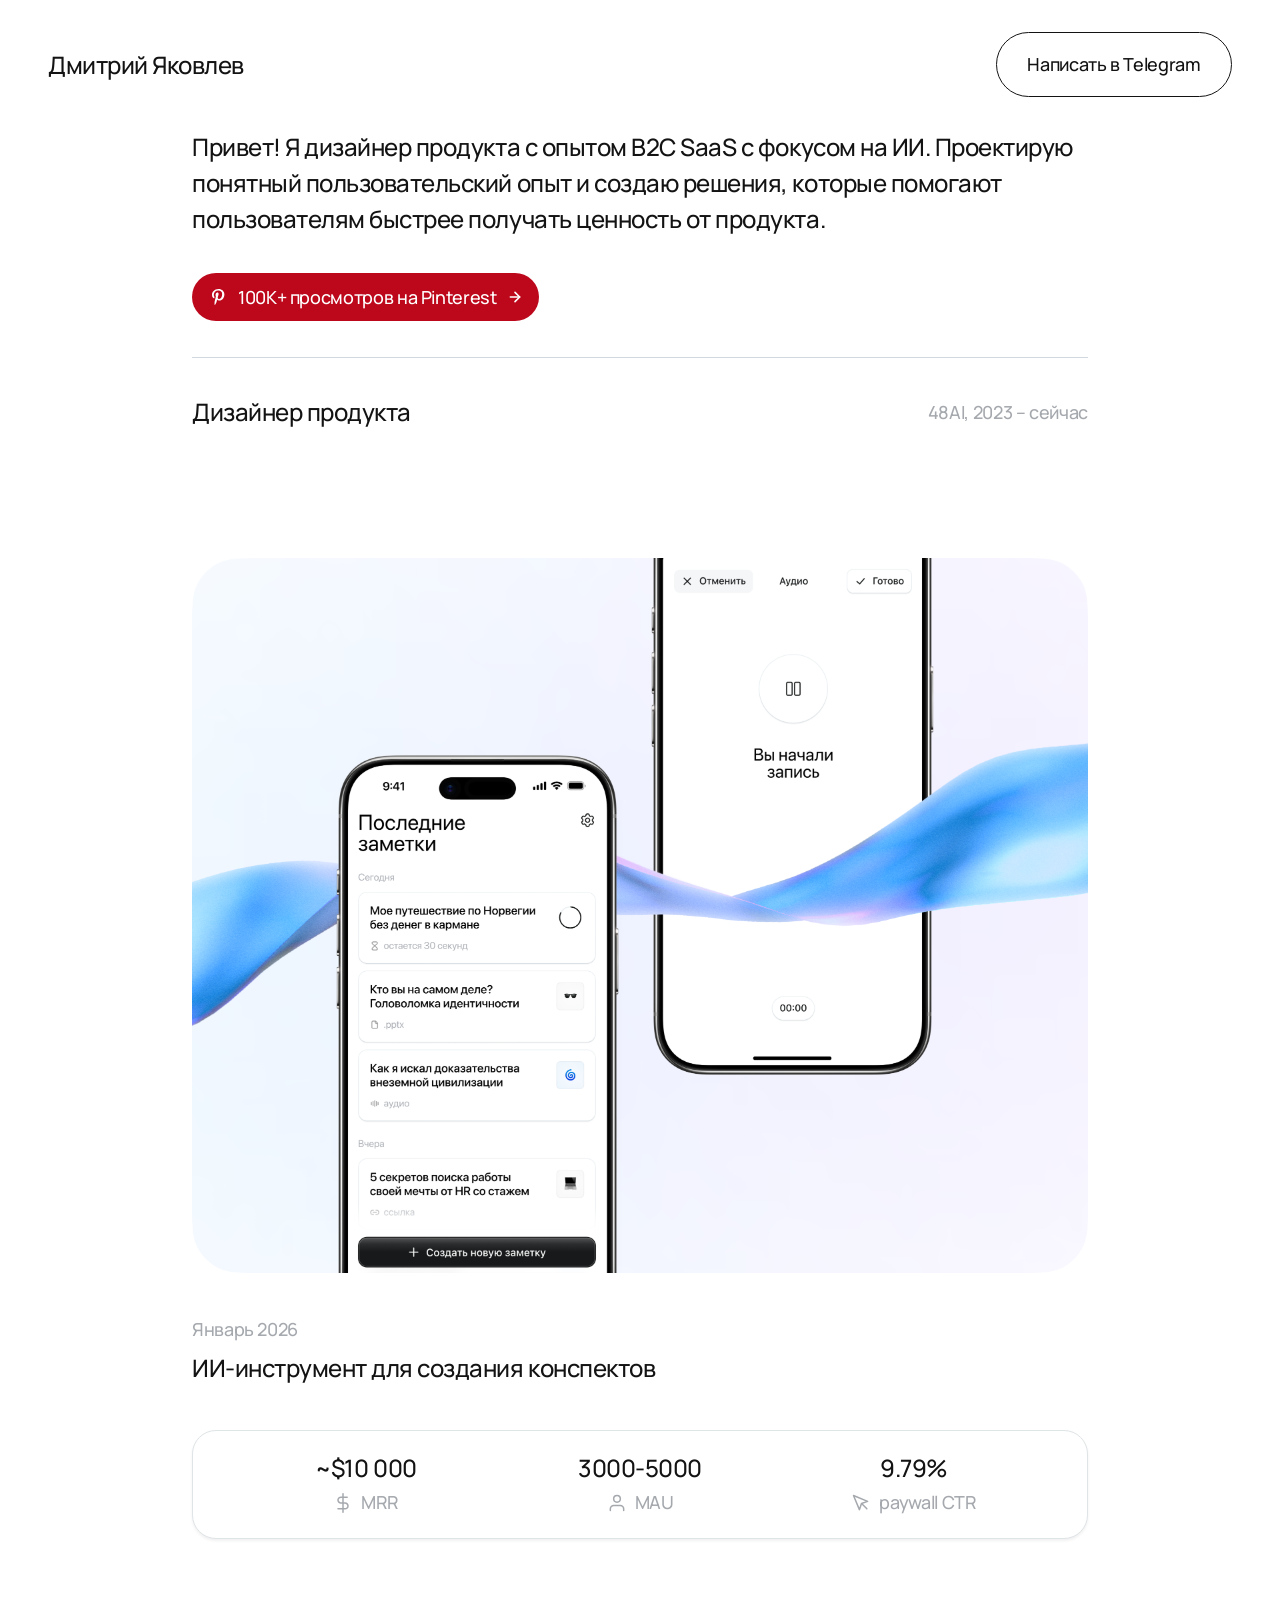
<file: index.html>
<!doctype html>
<html lang="ru">
  <head>
    <meta charset="UTF-8">
    <meta name="viewport" content="width=device-width, initial-scale=1">
    <meta name="description" content="Портфолио дизайнера продукта Дмитрия Яковлева">
    <title>Дмитрий Яковлев — дизайнер продукта</title>
    <link rel="preconnect" href="https://fonts.googleapis.com">
    <link rel="preconnect" href="https://fonts.gstatic.com" crossorigin>
    <link href="https://fonts.googleapis.com/css2?family=Manrope:wght@500&display=swap" rel="stylesheet">
    <link rel="stylesheet" href="styles.css?v=20261027-pinterest">
  </head>
  <body class="home-page">
    <header class="site-header">
      <a class="site-logo" href="index.html" aria-label="На главную">Дмитрий Яковлев</a>
      <a class="telegram-link" href="https://t.me/dmitriy_yakovlevv" target="_blank" rel="noreferrer" aria-label="Написать в Telegram">
        <span class="telegram-link__desktop">Написать в Telegram</span>
        <span class="telegram-link__mobile">Telegram</span>
        <img class="telegram-link__icon" src="assets/icon-external-link.svg" alt="" width="20" height="20">
      </a>
    </header>

    <main class="home-main">
      <section class="about" aria-labelledby="about-title">
        <h1 id="about-title">Привет! Я дизайнер продукта с опытом B2C SaaS с фокусом на ИИ. Проектирую понятный пользовательский опыт и создаю решения, которые помогают пользователям быстрее получать ценность от продукта.</h1>
        <a class="pinterest-link" href="https://ru.pinterest.com/xxxle6/" target="_blank" rel="noreferrer">
          <img src="assets/icon-pinterest.svg?v=20261027-transparent" alt="" width="20" height="20">
          <span>100К+ просмотров на Pinterest</span>
          <img src="assets/icon-pinterest-arrow.svg" alt="" width="16" height="16">
        </a>
        <div class="about-divider" aria-hidden="true"></div>
        <div class="role-meta">
          <p>Дизайнер продукта</p>
          <p>48AI, 2023 – сейчас</p>
        </div>
      </section>

      <a class="featured-project" href="case.html" aria-label="Открыть кейс NoteOn">
        <article class="project-card">
          <img src="assets/image_01.png" alt="Интерфейсы мобильного приложения NoteOn" width="2688" height="2145">
          <div class="project-copy">
            <p class="eyebrow">Январь 2026</p>
            <h2>ИИ-инструмент для создания конспектов</h2>
          </div>
        </article>

        <div class="metrics" aria-label="Метрики проекта">
          <div class="metric-card"><strong>~$10&nbsp;000</strong><span><img src="assets/icon-metric-revenue.svg" alt="" width="20" height="20">MRR</span></div>
          <div class="metric-card"><strong>3000-5000</strong><span><img src="assets/icon-metric-users.svg" alt="" width="20" height="20">MAU</span></div>
          <div class="metric-card"><strong>9.79%</strong><span><img src="assets/icon-metric-pointer.svg" alt="" width="20" height="20">paywall CTR</span></div>
        </div>
      </a>
    </main>

    <script src="script.js?v=20260921-case-nav-3"></script>
  </body>
</html>
</file>
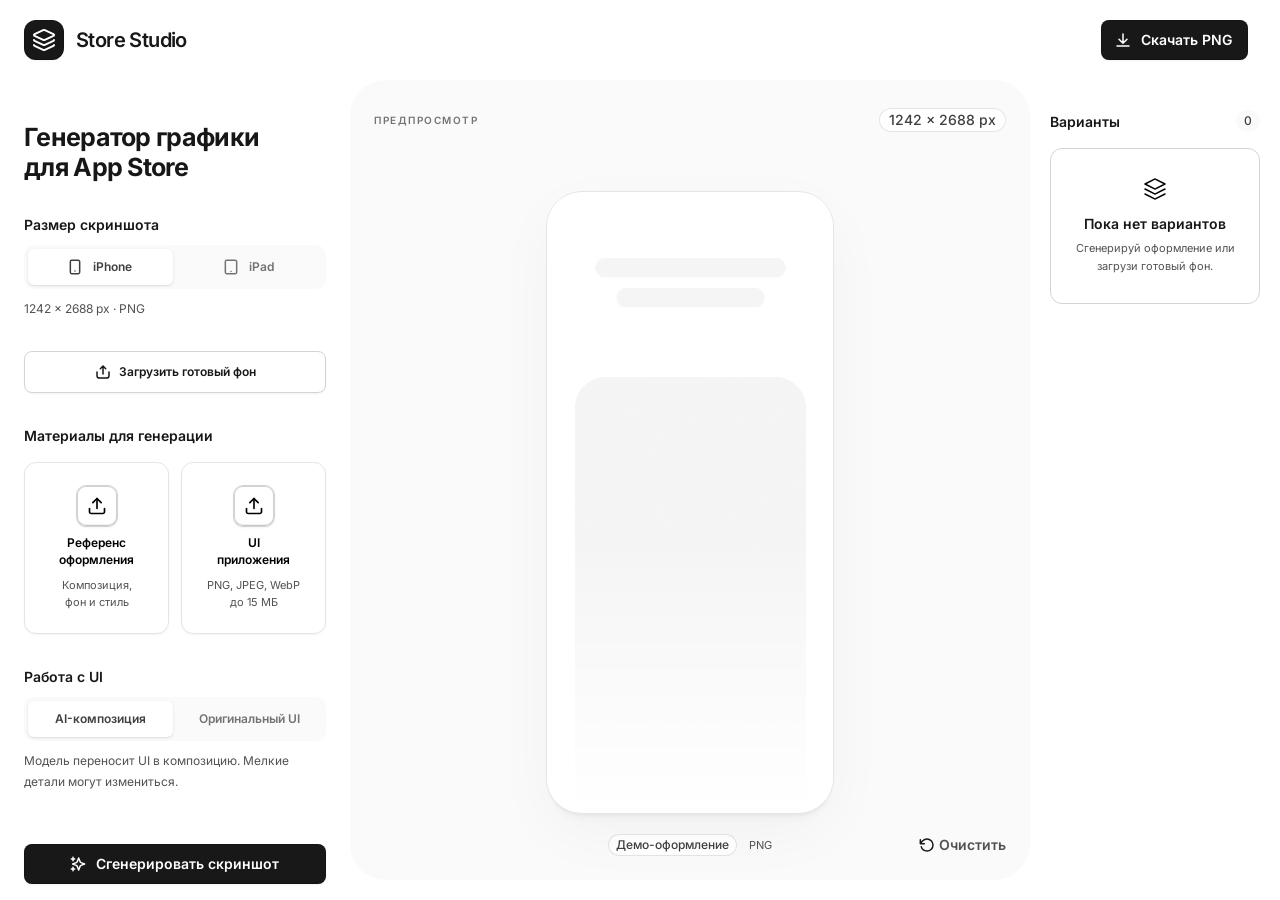
<file: app-store-studio/index.html>
<!doctype html><html lang="ru"><head><meta charset="UTF-8"/><meta name="viewport" content="width=device-width, initial-scale=1.0"/><meta name="theme-color" content="#f7f7f4"/><meta name="description" content="Создавайте скриншоты для App Store: AI-графика, ваш интерфейс и редактируемые заголовки."/><title>Store Studio — скриншоты для App Store</title>  <script type="module" crossorigin src="./assets/index-BaafwYT4.js"></script>
  <link rel="stylesheet" crossorigin href="./assets/index-BuMSMPxI.css">
</head><body><div id="root"></div></body></html>
</file>
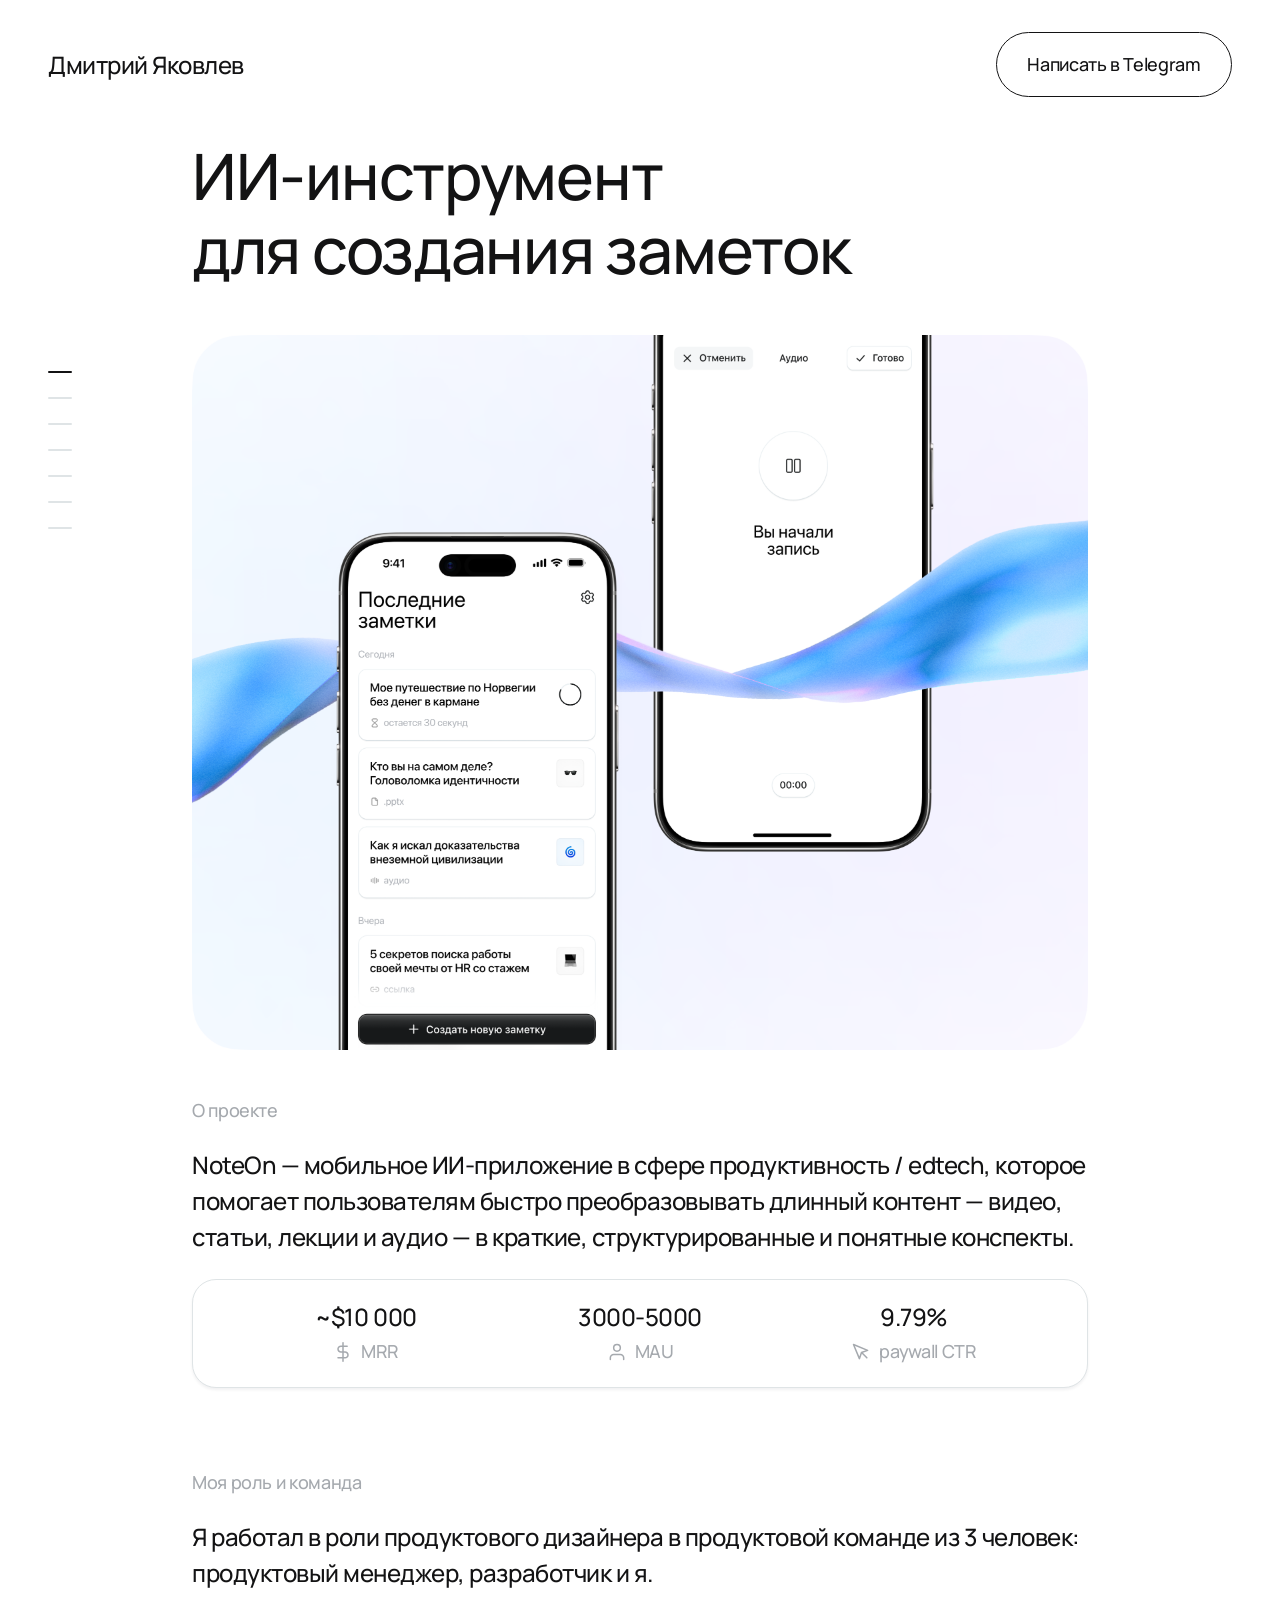
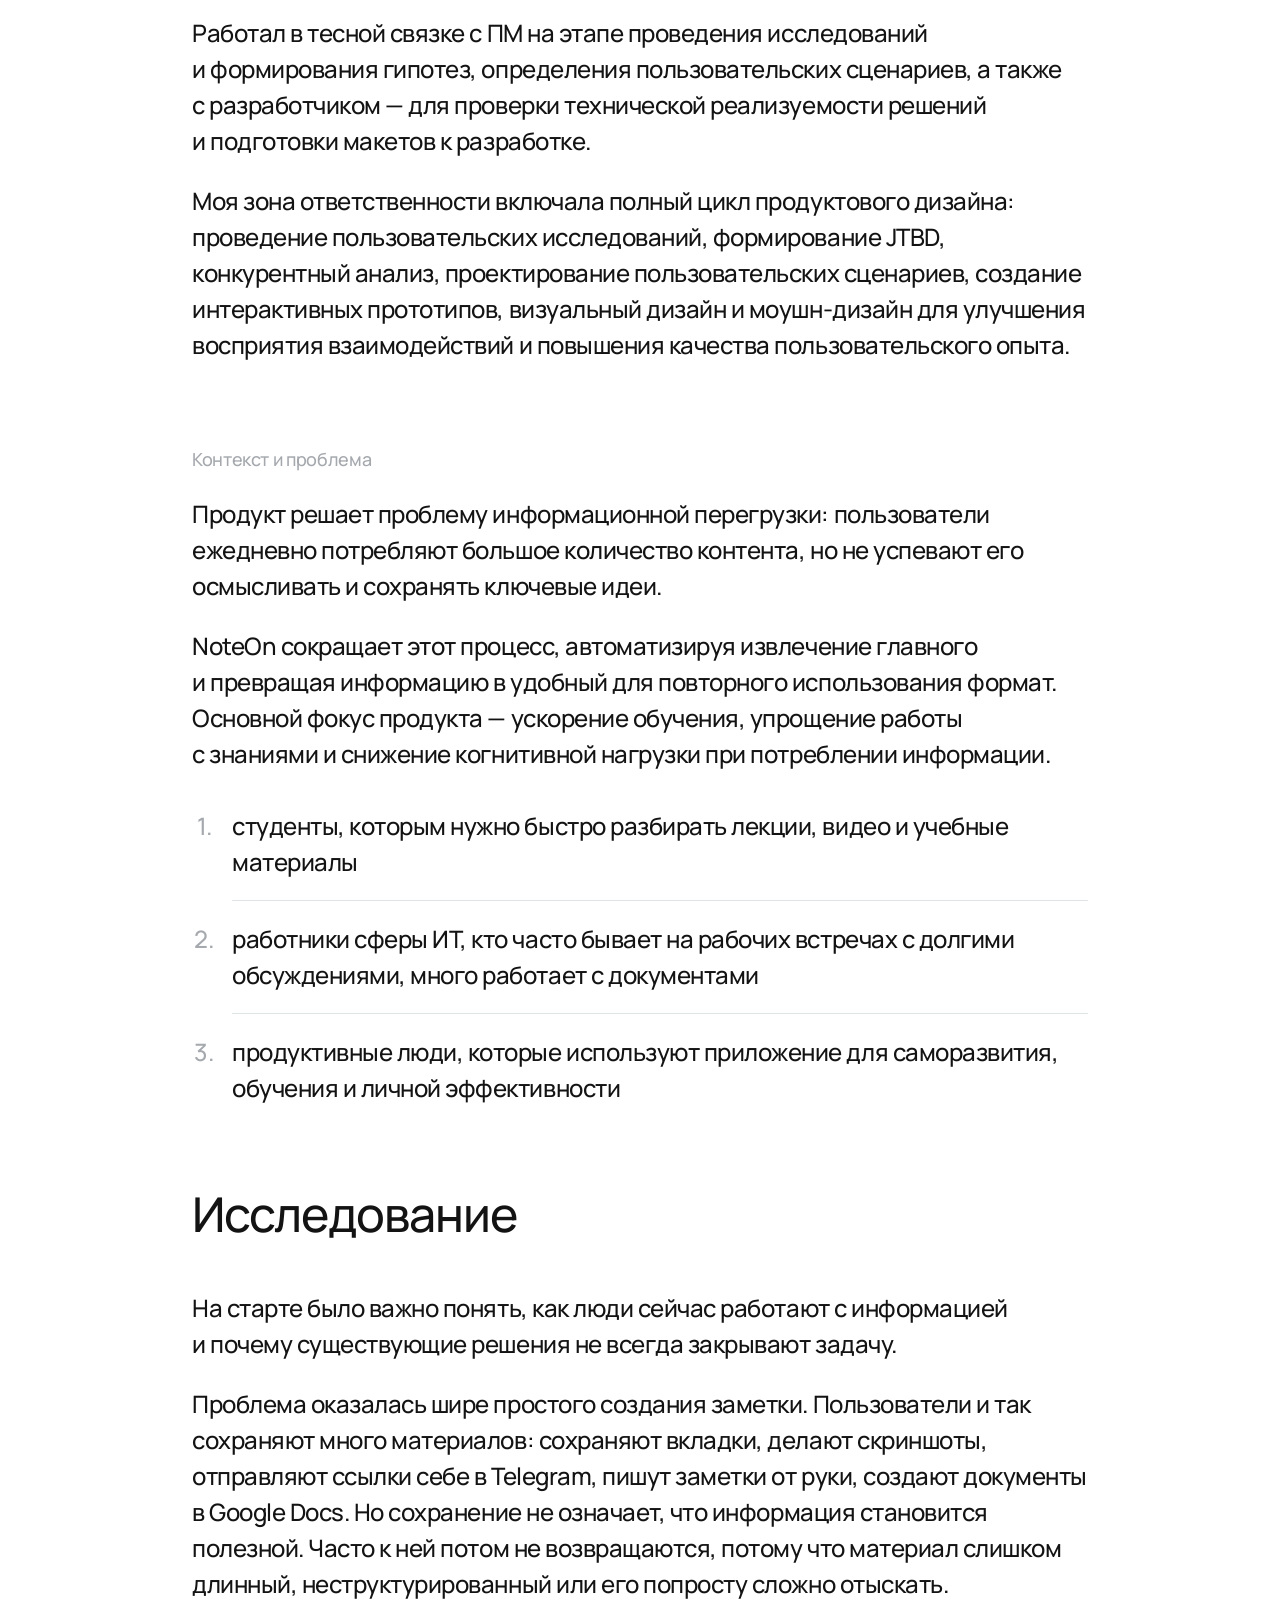
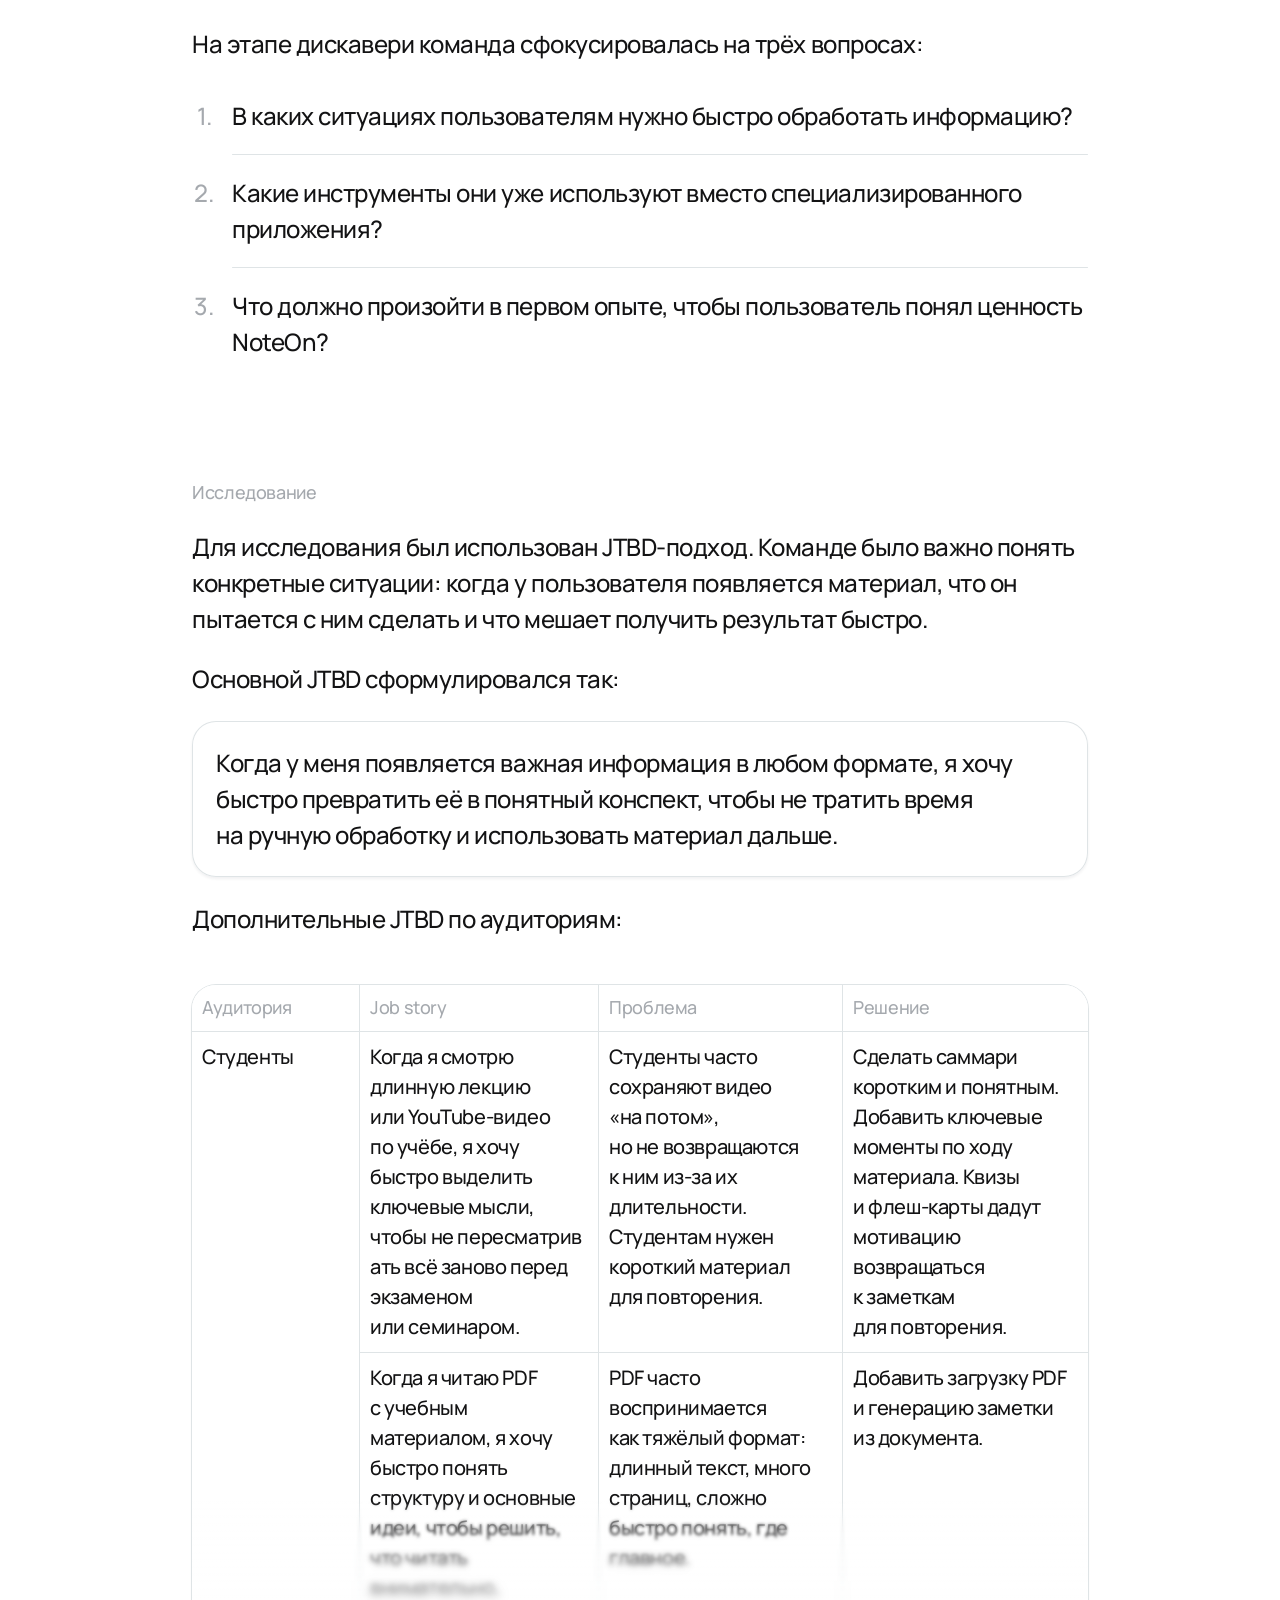
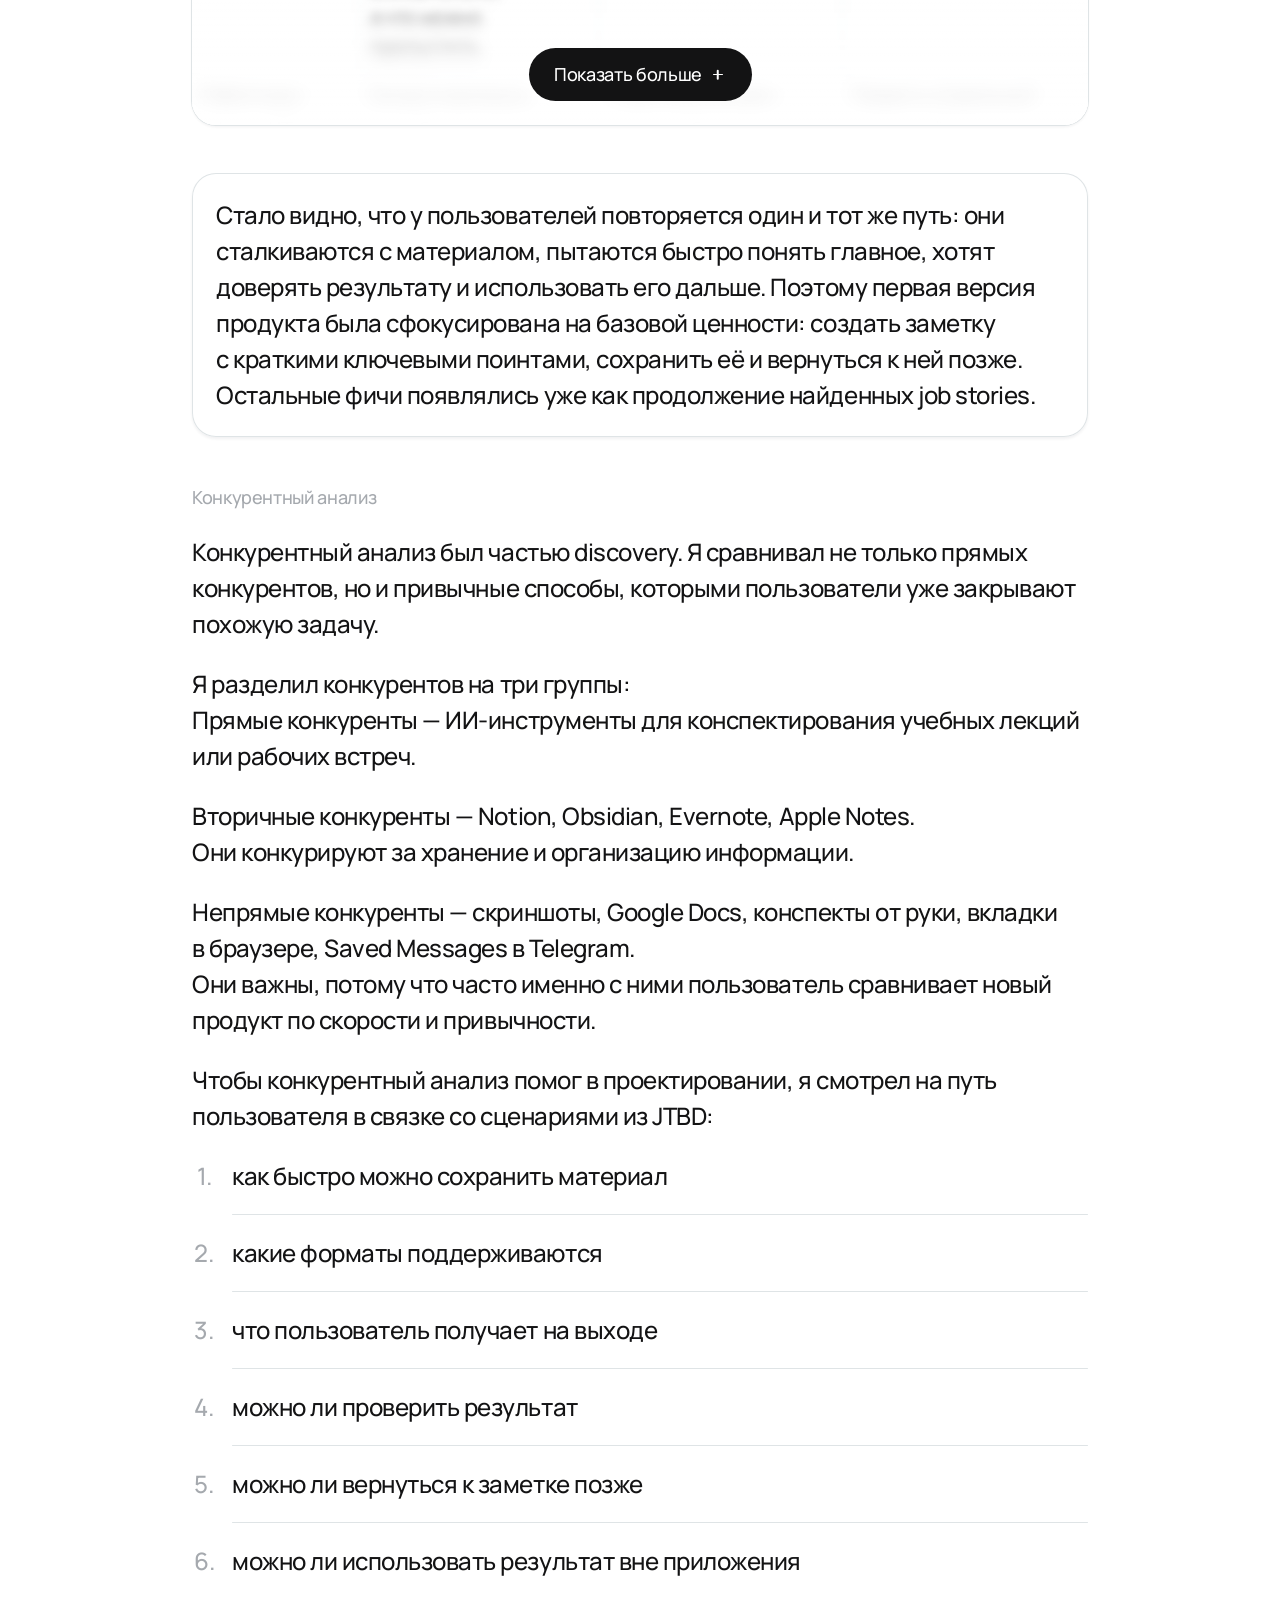
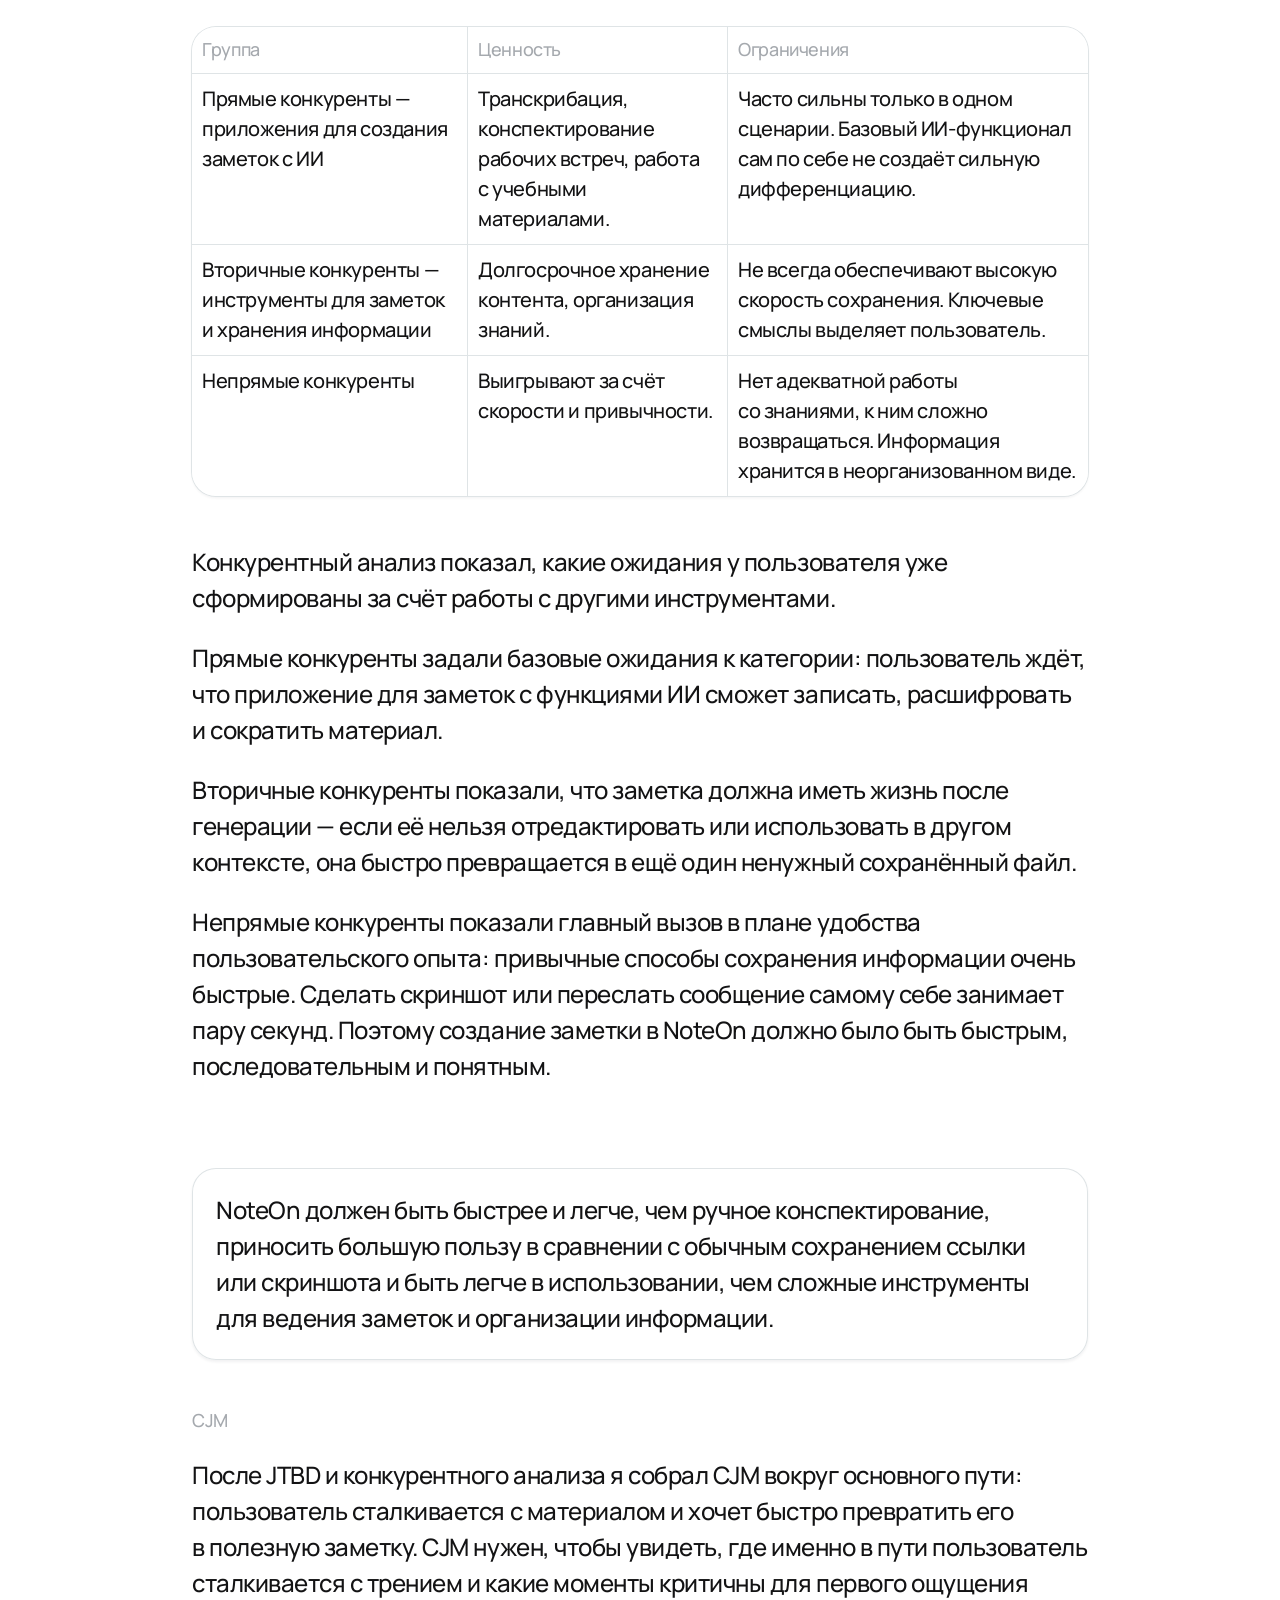
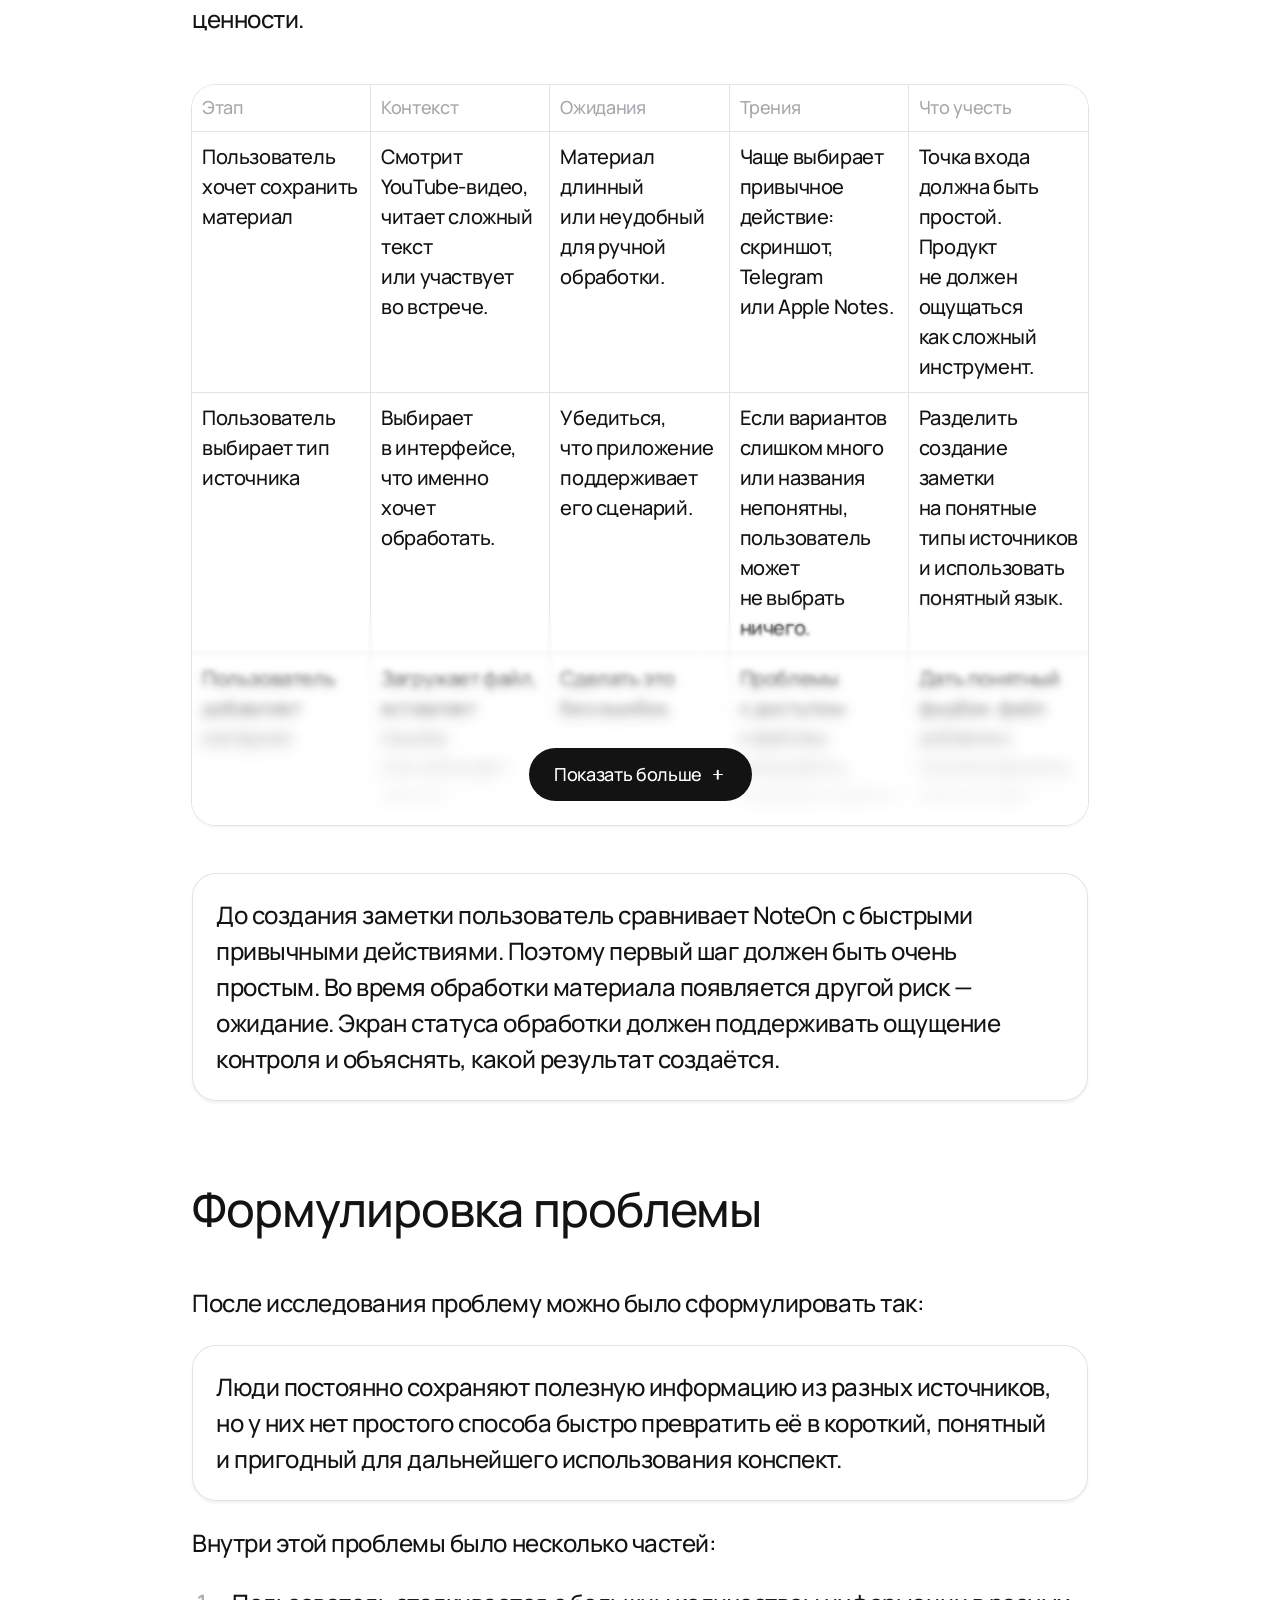
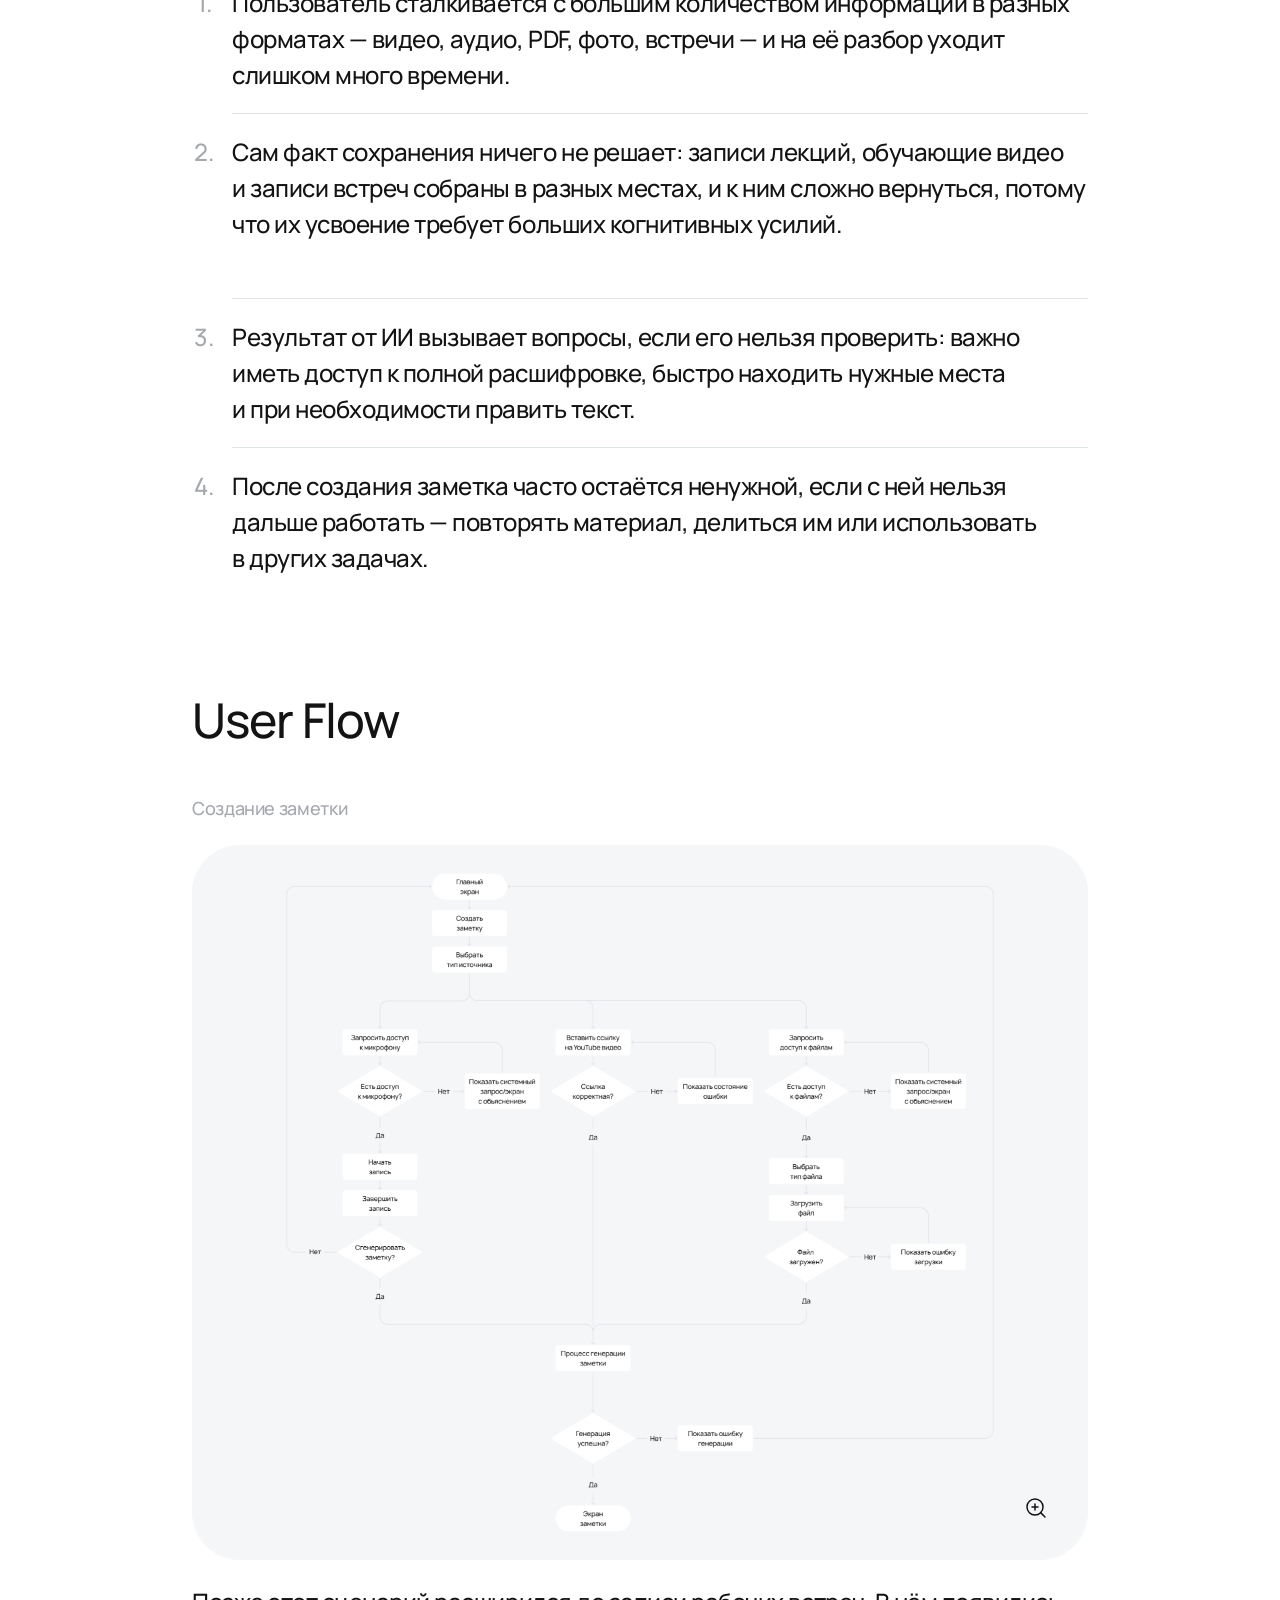
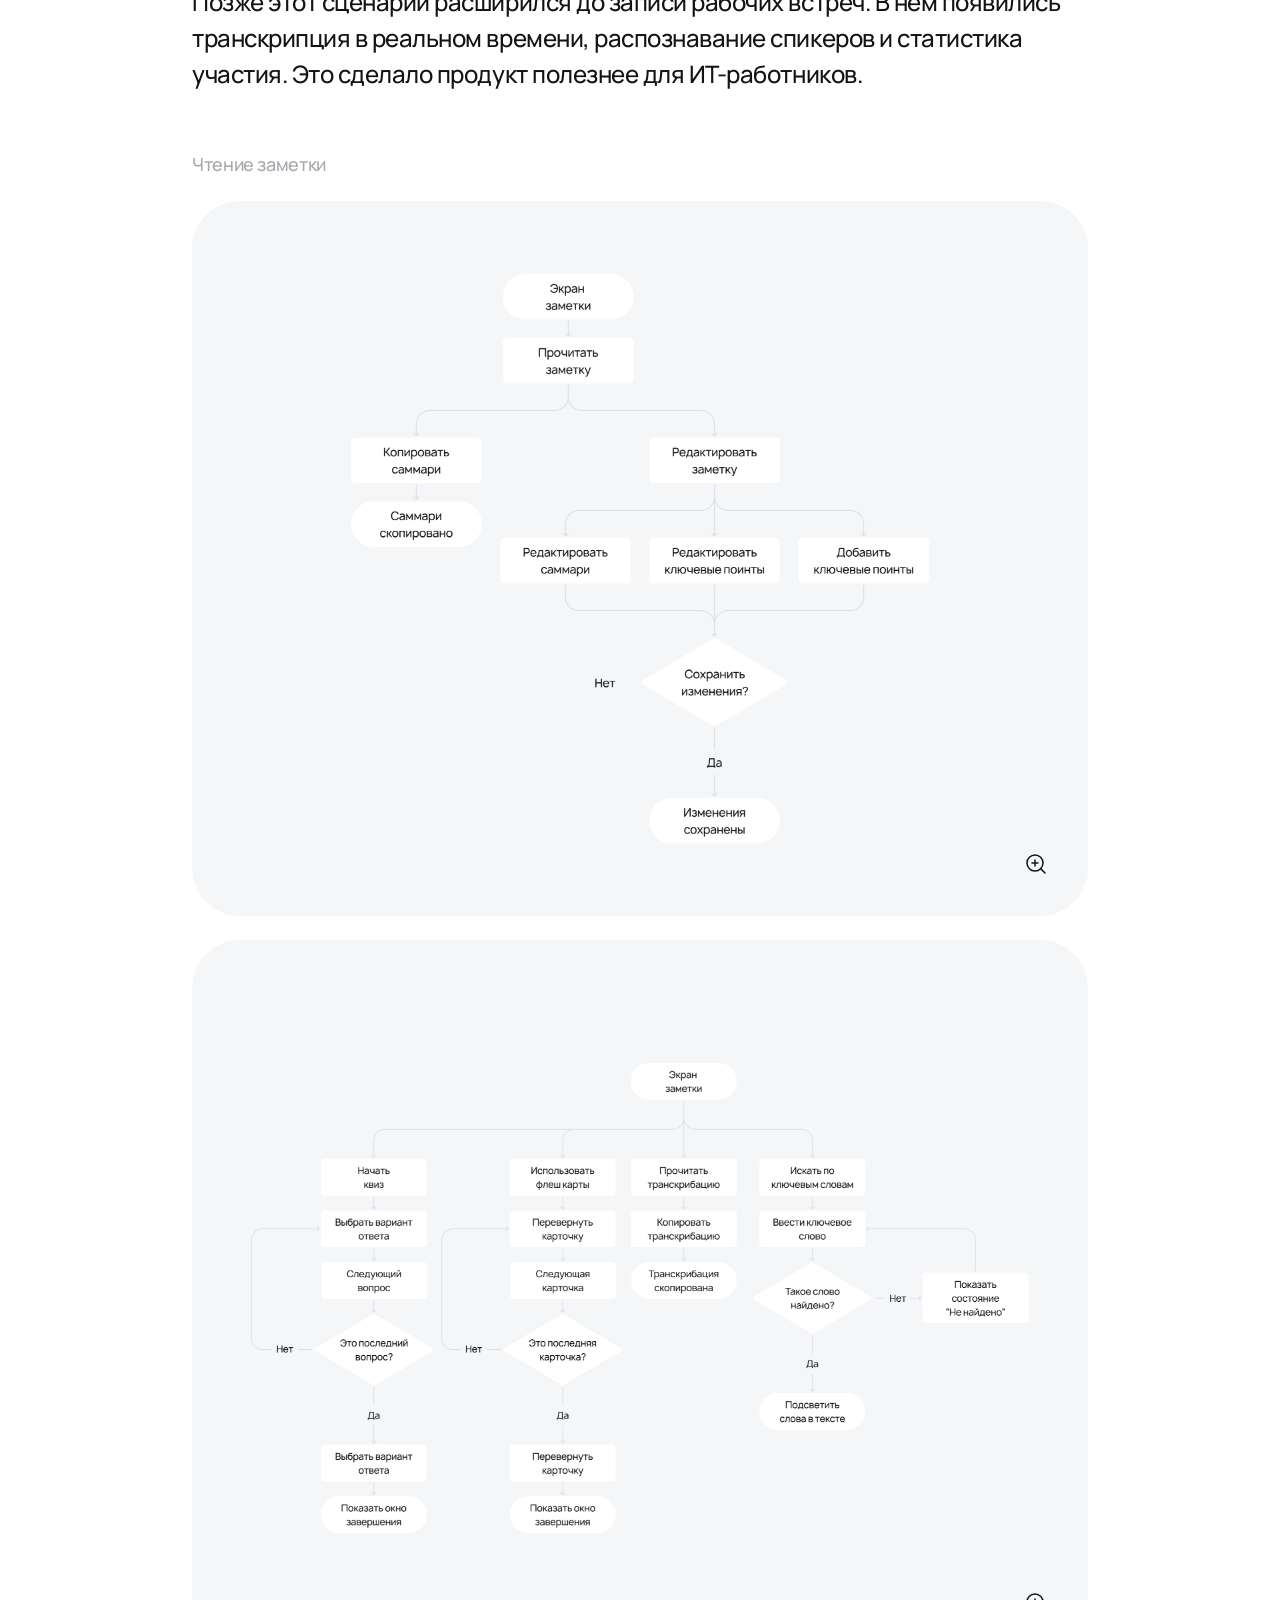
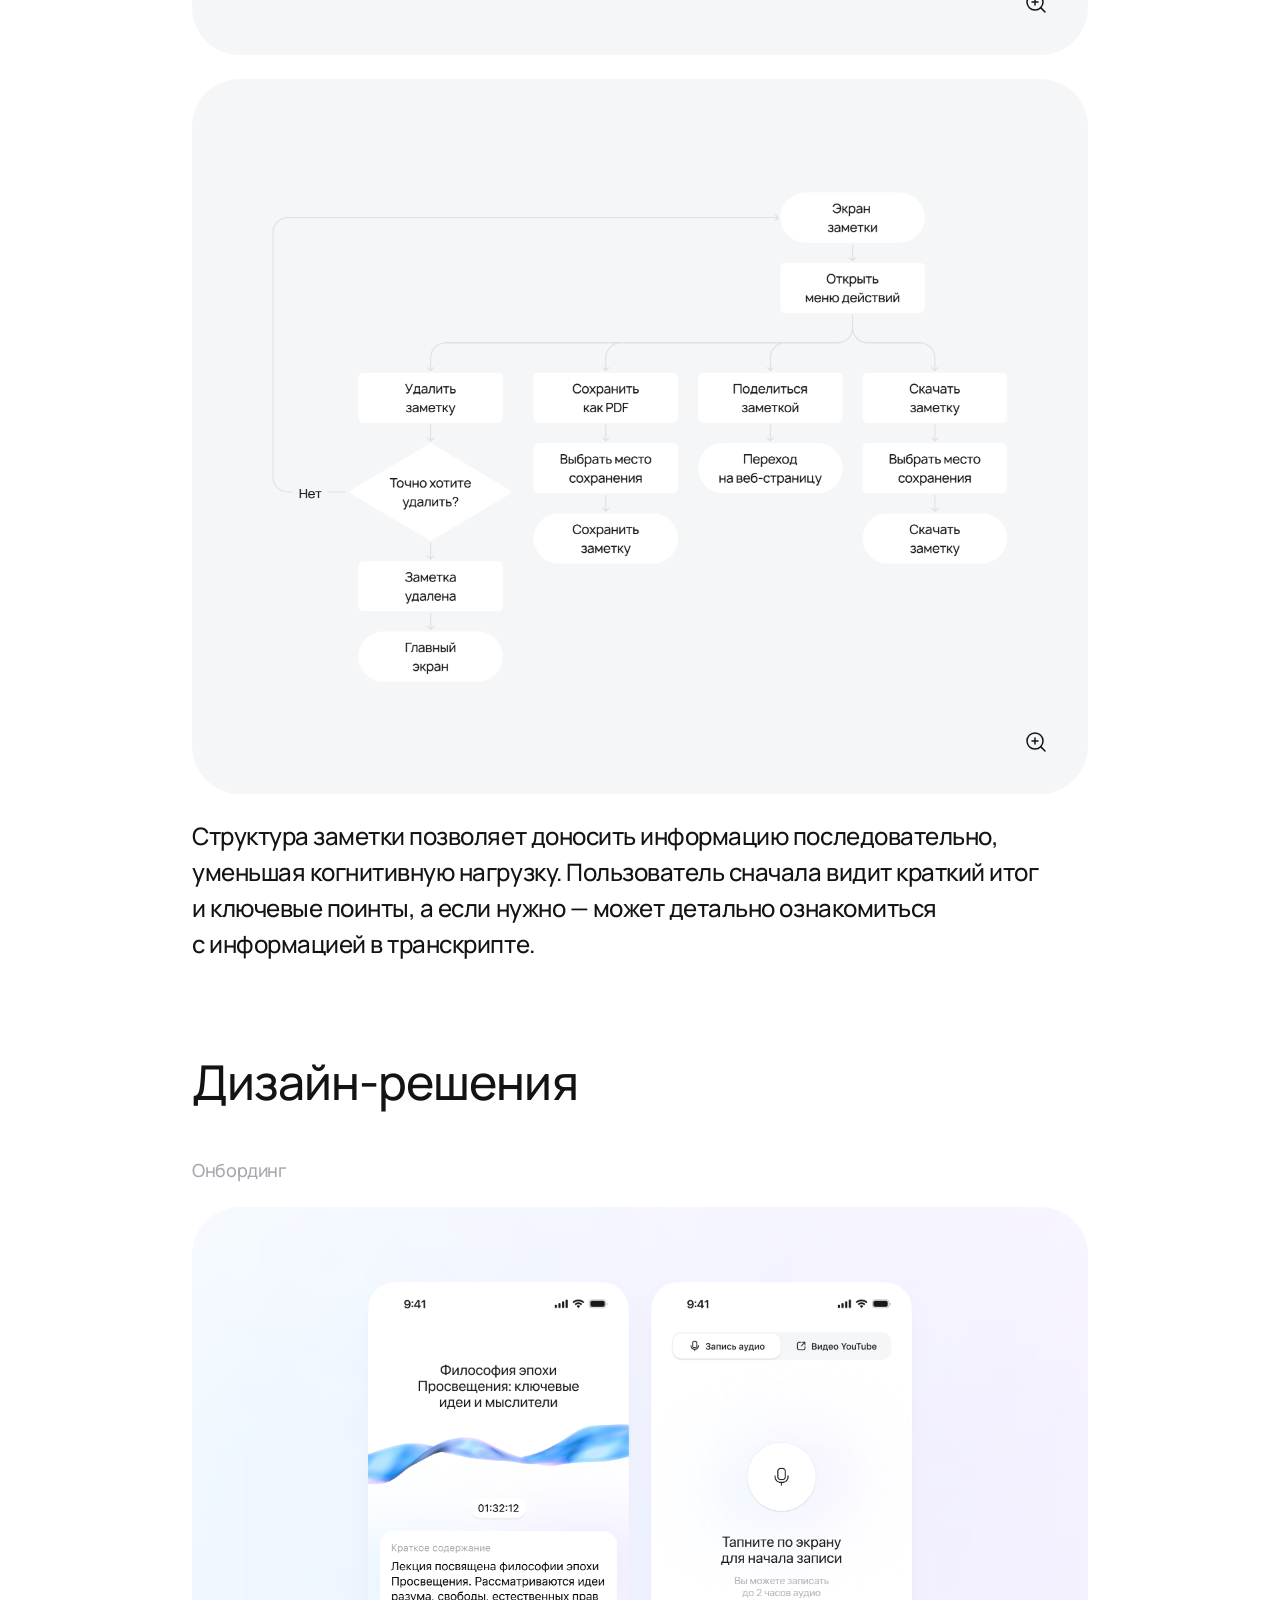
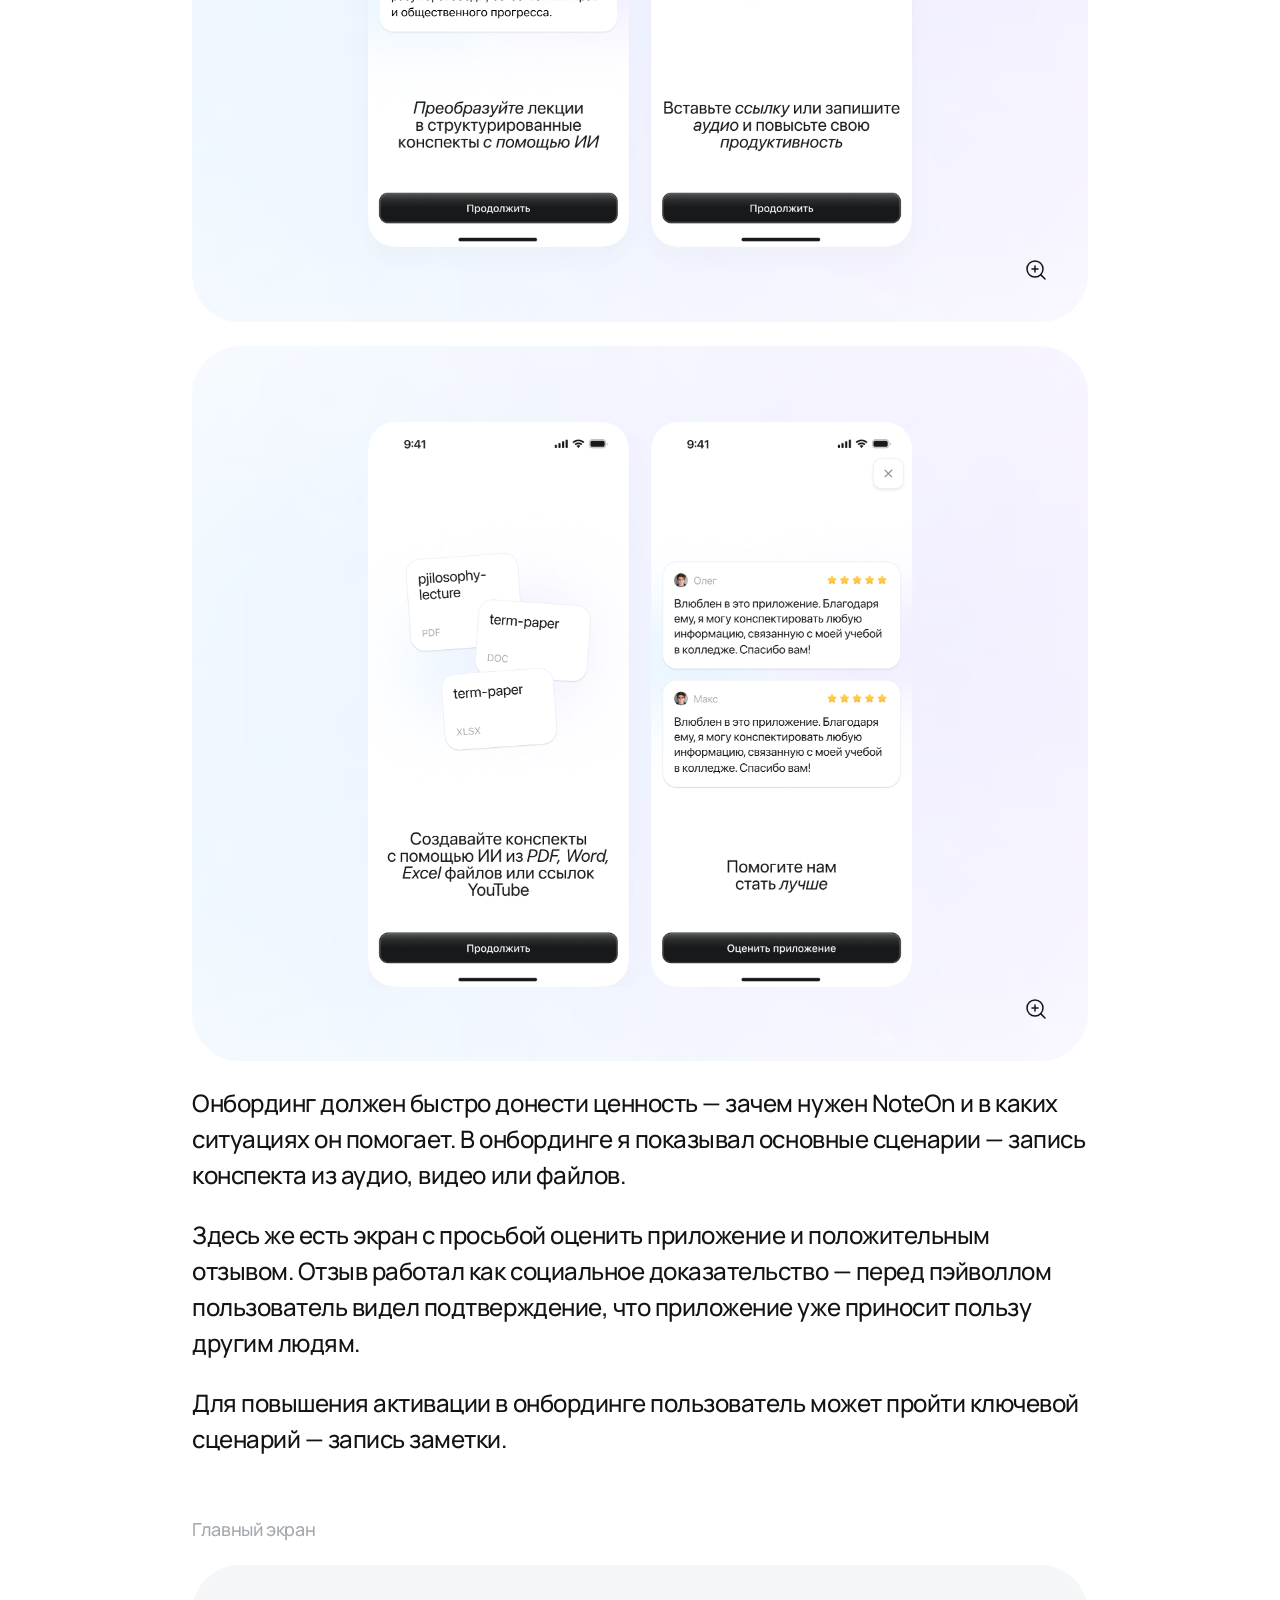
<file: case.html>
<!doctype html>
<html lang="ru">
  <head>
    <meta charset="UTF-8">
    <meta name="viewport" content="width=device-width, initial-scale=1">
    <meta name="description" content="Кейс NoteOn — ИИ-инструмент для создания заметок">
    <title>NoteOn — кейс Дмитрия Яковлева</title>
    <link rel="preconnect" href="https://fonts.googleapis.com">
    <link rel="preconnect" href="https://fonts.gstatic.com" crossorigin>
    <link href="https://fonts.googleapis.com/css2?family=Manrope:wght@500&display=swap" rel="stylesheet">
    <link rel="stylesheet" href="styles.css?v=20260921-outcome-height">
  </head>
  <body class="case-page">
    <header class="site-header">
      <a class="site-logo" href="index.html" aria-label="На главную">Дмитрий Яковлев</a>
      <a class="telegram-link" href="https://t.me/dmitriy_yakovlevv" target="_blank" rel="noreferrer" aria-label="Написать в Telegram">
        <span class="telegram-link__desktop">Написать в Telegram</span>
        <span class="telegram-link__mobile">Telegram</span>
        <img class="telegram-link__icon" src="assets/icon-external-link.svg" alt="" width="20" height="20">
      </a>
    </header>

    <nav class="case-nav" aria-label="Разделы кейса" data-case-nav>
      <button class="case-nav__trigger" type="button" aria-label="Открыть навигацию по кейсу" aria-expanded="false" aria-controls="case-nav-panel">
        <span class="case-nav__bar is-active" aria-hidden="true"></span>
        <span class="case-nav__bar" aria-hidden="true"></span>
        <span class="case-nav__bar" aria-hidden="true"></span>
        <span class="case-nav__bar" aria-hidden="true"></span>
        <span class="case-nav__bar" aria-hidden="true"></span>
        <span class="case-nav__bar" aria-hidden="true"></span>
        <span class="case-nav__bar" aria-hidden="true"></span>
      </button>
      <div class="case-nav__panel" id="case-nav-panel">
        <a class="case-nav__link is-active" href="#case-description" aria-current="location">О проекте</a>
        <a class="case-nav__link" href="#case-research">Исследование</a>
        <a class="case-nav__link" href="#case-problem">Формулировка проблемы</a>
        <a class="case-nav__link" href="#case-user-flow">User Flow</a>
        <a class="case-nav__link" href="#case-design">Дизайн-решения</a>
        <a class="case-nav__link" href="#case-development">Развитие продукта по версиям</a>
        <a class="case-nav__link" href="#case-outcome">Итог</a>
      </div>
    </nav>

    <main class="case-main">
      <article class="case-article">
        <h1 class="case-title" id="case-description" tabindex="-1">ИИ-инструмент<br>для создания заметок</h1>
        <img class="case-image image-tall" src="assets/image_01.png" alt="Интерфейсы мобильного приложения NoteOn" width="2688" height="2145">

        <section class="content-section overview-section" aria-labelledby="overview-title">
          <p class="eyebrow" id="overview-title">О проекте</p>
          <p>NoteOn — мобильное ИИ-приложение в сфере продуктивность / edtech, которое помогает пользователям быстро преобразовывать длинный контент — видео, статьи, лекции и аудио — в краткие, структурированные и понятные конспекты.</p>
          <div class="metrics" aria-label="Метрики проекта">
            <div class="metric-card"><strong>~$10&nbsp;000</strong><span><img src="assets/icon-metric-revenue.svg" alt="" width="20" height="20">MRR</span></div>
            <div class="metric-card"><strong>3000-5000</strong><span><img src="assets/icon-metric-users.svg" alt="" width="20" height="20">MAU</span></div>
            <div class="metric-card"><strong>9.79%</strong><span><img src="assets/icon-metric-pointer.svg" alt="" width="20" height="20">paywall CTR</span></div>
          </div>
        </section>

        <section class="content-section role-section" aria-labelledby="role-title">
          <p class="eyebrow" id="role-title">Моя роль и команда</p>
          <p>Я работал в роли продуктового дизайнера в продуктовой команде из 3 человек: продуктовый менеджер, разработчик и я.</p>
          <p>Работал в тесной связке с ПМ на этапе проведения исследований и формирования гипотез, определения пользовательских сценариев, а также с разработчиком — для проверки технической реализуемости решений и подготовки макетов к разработке.</p>
          <p>Моя зона ответственности включала полный цикл продуктового дизайна: проведение пользовательских исследований, формирование JTBD, конкурентный анализ, проектирование пользовательских сценариев, создание интерактивных прототипов, визуальный дизайн и моушн-дизайн для улучшения восприятия взаимодействий и повышения качества пользовательского опыта.</p>
        </section>

        <section class="content-section context-section" aria-labelledby="context-title">
          <p class="eyebrow" id="context-title">Контекст и проблема</p>
          <p>Продукт решает проблему информационной перегрузки: пользователи ежедневно потребляют большое количество контента, но не успевают его осмысливать и сохранять ключевые идеи.</p>
          <p>NoteOn сокращает этот процесс, автоматизируя извлечение главного и превращая информацию в удобный для повторного использования формат. Основной фокус продукта — ускорение обучения, упрощение работы с знаниями и снижение когнитивной нагрузки при потреблении информации.</p>
          <ol class="numbered-list">
            <li>студенты, которым нужно быстро разбирать лекции, видео и учебные материалы</li>
            <li>работники сферы ИТ, кто часто бывает на рабочих встречах с долгими обсуждениями, много работает с документами</li>
            <li>продуктивные люди, которые используют приложение для саморазвития, обучения и личной эффективности</li>
          </ol>
        </section>

        <h2 class="chapter-title" id="case-research" tabindex="-1">Исследование</h2>

        <section class="content-section research-intro">
          <p>На старте было важно понять, как люди сейчас работают с информацией и почему существующие решения не всегда закрывают задачу.</p>
          <p>Проблема оказалась шире простого создания заметки. Пользователи и так сохраняют много материалов: сохраняют вкладки, делают скриншоты, отправляют ссылки себе в Telegram, пишут заметки от руки, создают документы в Google Docs. Но сохранение не означает, что информация становится полезной. Часто к ней потом не возвращаются, потому что материал слишком длинный, неструктурированный или его попросту сложно отыскать.</p>
          <p>На этапе дискавери команда сфокусировалась на трёх вопросах:</p>
          <ol class="numbered-list">
            <li>В каких ситуациях пользователям нужно быстро обработать информацию?</li>
            <li>Какие инструменты они уже используют вместо специализированного приложения?</li>
            <li>Что должно произойти в первом опыте, чтобы пользователь понял ценность NoteOn?</li>
          </ol>
        </section>

        <section class="research-details">
          <div class="content-section research-jtbd">
            <p class="eyebrow">Исследование</p>
            <p>Для исследования был использован JTBD-подход. Команде было важно понять конкретные ситуации: когда у пользователя появляется материал, что он пытается с ним сделать и что мешает получить результат быстро.</p>
            <p>Основной JTBD сформулировался так:</p>
            <blockquote class="insight-card">Когда у меня появляется важная информация в любом формате, я хочу быстро превратить её в понятный конспект, чтобы не тратить время на ручную обработку и использовать материал дальше.</blockquote>
            <p>Дополнительные JTBD по аудиториям:</p>
          </div>

          <div class="expandable-table" data-expandable-table>
            <div class="expandable-table__viewport" id="jtbd-table-content">
              <div class="table-scroll table-scroll--embedded" tabindex="0" role="region" aria-label="JTBD по аудиториям">
                <table class="data-table audience-table">
              <colgroup><col><col><col><col></colgroup>
              <thead><tr><th>Аудитория</th><th>Job story</th><th>Проблема</th><th>Решение</th></tr></thead>
              <tbody>
                <tr><th scope="rowgroup" rowspan="2">Студенты</th><td>Когда я смотрю длинную лекцию или YouTube-видео по учёбе, я хочу быстро выделить ключевые мысли, чтобы не пересматривать всё заново перед экзаменом или семинаром.</td><td>Студенты часто сохраняют видео «на потом», но не возвращаются к ним из-за их длительности. Студентам нужен короткий материал для повторения.</td><td>Сделать саммари коротким и понятным. Добавить ключевые моменты по ходу материала. Квизы и флеш-карты дадут мотивацию возвращаться к заметкам для повторения.</td></tr>
                <tr><td>Когда я читаю PDF с учебным материалом, я хочу быстро понять структуру и основные идеи, чтобы решить, что читать внимательно, а что можно пропустить.</td><td>PDF часто воспринимается как тяжёлый формат: длинный текст, много страниц, сложно быстро понять, где главное.</td><td>Добавить загрузку PDF и генерацию заметки из документа.</td></tr>
                <tr><th scope="rowgroup" rowspan="4">Работники сферы ИТ</th><td>Когда я нахожусь на рабочем созвоне, я хочу быть включённым в обсуждение, а не параллельно писать заметки, чтобы не пропустить важные решения и договорённости.</td><td>Участники встреч часто выбирают между вниманием к разговору и фиксацией деталей. После встречи остаются обрывочные бессвязные заметки.</td><td>Развить отдельный сценарий — заметки рабочих встреч.</td></tr>
                <tr><td>Когда в созвоне участвует несколько человек, я хочу понимать, кто что сказал и насколько активно участвовал, чтобы потом точнее восстановить контекст встречи.</td><td>В рабочих обсуждениях важно не только «что решили», но и кто был инициатором идеи, кто задавал вопросы, а кто почти не участвовал.</td><td>Добавить распознавание собеседников и статистику участия: кто сколько говорил или молчал в дискуссии.</td></tr>
                <tr><td>Когда мне присылают запись встречи или видеофайл, я хочу получить краткий итог без просмотра, чтобы быстро понять, нужно ли мне вникать в детали.</td><td>Часто пользователь получает уже готовый файл и хочет быстро извлечь из него смысл.</td><td>Поддержать загрузку аудио- и видеофайлов.</td></tr>
                <tr><td>Когда у меня есть таблица с результатами опроса, интервью или выгрузкой данных, я хочу быстро понять основные паттерны, чтобы не разбирать файл вручную.</td><td>Для части пользователей информация приходит в таблицах: результаты опросов, списки фидбека, выгрузки из CRM, контент-планы.</td><td>Это могла бы решать загрузка Excel-файлов.</td></tr>
                <tr><th scope="row">Продуктивные люди</th><td>Когда я сохраняю полезное видео, подкаст или статью для саморазвития, я хочу быстро забрать главную мысль, чтобы не копить материалы, к которым я всё равно не вернусь.</td><td>Пользователи часто собирают полезный контент в Telegram, вкладках браузера и других местах, но потом этот материал никак не используется, так как чувствуют перегруз из-за сложности материалов.</td><td>Добавить загрузку видео из YouTube-ссылок. Сделать хранение заметок удобным.</td></tr>
                <tr><th class="audience-table__last-group" scope="rowgroup" rowspan="4">Все сегменты</th><td>Когда я получаю сгенерированный ИИ конспект, я хочу иметь возможность проверить исходный текст, чтобы доверять результату и не бояться, что важная мысль потерялась.</td><td>Пользователи не готовы доверять ИИ на 100%.</td><td>Транскрибация как обязательный слой заметки. Добавить поиск по ключевым словам и редактирование.</td></tr>
                <tr><td>Когда я уже получил краткий конспект, я хочу быстро отправить его другому человеку, чтобы не пересказывать всё самому.</td><td>Пользователь часто хочет поделиться результатом.</td><td>Добавить возможность делиться через отдельную веб-страницу, которая повторяет лейаут заметки. Получатель видит конспект без установки приложения.</td></tr>
                <tr><td>Когда у меня накапливается много заметок, я хочу разложить их по темам, чтобы быстро возвращаться к нужным материалам.</td><td>На старте достаточно простого списка, но при регулярном использовании библиотека быстро растёт.</td><td>В более поздней версии добавить папки на главном экране.</td></tr>
                <tr><td>Когда мне нужно использовать заметку вне приложения, я хочу скачать её в удобном формате, чтобы отправить, сохранить или приложить к другим материалам.</td><td>Не все сценарии находятся внутри приложения. Иногда конспект нужно отправить в чат, приложить к документу или использовать для учёбы.</td><td>Добавить экспортирование в PDF как способ вывести заметку из приложения и сделать её самостоятельным артефактом.</td></tr>
              </tbody>
                </table>
              </div>
            </div>
            <div class="expandable-table__control">
              <button class="table-toggle" type="button" aria-expanded="false" aria-controls="jtbd-table-content">
                <span data-table-toggle-label>Показать больше</span>
                <span class="table-toggle__icon" aria-hidden="true"></span>
              </button>
            </div>
          </div>

          <blockquote class="insight-card audience-insight">Стало видно, что у пользователей повторяется один и тот же путь: они сталкиваются с материалом, пытаются быстро понять главное, хотят доверять результату и использовать его дальше. Поэтому первая версия продукта была сфокусирована на базовой ценности: создать заметку с краткими ключевыми поинтами, сохранить её и вернуться к ней позже. Остальные фичи появлялись уже как продолжение найденных job stories.</blockquote>

          <div class="content-section competitor-analysis">
            <p class="eyebrow">Конкурентный анализ</p>
            <p>Конкурентный анализ был частью discovery. Я сравнивал не только прямых конкурентов, но и привычные способы, которыми пользователи уже закрывают похожую задачу.</p>
            <p>Я разделил конкурентов на три группы:<br>Прямые конкуренты — ИИ-инструменты для конспектирования учебных лекций или рабочих встреч.</p>
            <p>Вторичные конкуренты — Notion, Obsidian, Evernote, Apple Notes.<br>Они конкурируют за хранение и организацию информации.</p>
            <p>Непрямые конкуренты — скриншоты, Google Docs, конспекты от руки, вкладки в браузере, Saved Messages в Telegram.<br>Они важны, потому что часто именно с ними пользователь сравнивает новый продукт по скорости и привычности.</p>
            <p>Чтобы конкурентный анализ помог в проектировании, я смотрел на путь пользователя в связке со сценариями из JTBD:</p>
            <ol class="numbered-list compact-list">
              <li>как быстро можно сохранить материал</li>
              <li>какие форматы поддерживаются</li>
              <li>что пользователь получает на выходе</li>
              <li>можно ли проверить результат</li>
              <li>можно ли вернуться к заметке позже</li>
              <li>можно ли использовать результат вне приложения</li>
            </ol>
          </div>

          <div class="table-scroll" tabindex="0" role="region" aria-label="Сравнение групп конкурентов">
            <table class="data-table competitor-table">
              <thead><tr><th>Группа</th><th>Ценность</th><th>Ограничения</th></tr></thead>
              <tbody>
                <tr><td>Прямые конкуренты — приложения для создания заметок с ИИ</td><td>Транскрибация, конспектирование рабочих встреч, работа с учебными материалами.</td><td>Часто сильны только в одном сценарии. Базовый ИИ-функционал сам по себе не создаёт сильную дифференциацию.</td></tr>
                <tr><td>Вторичные конкуренты — инструменты для заметок и хранения информации</td><td>Долгосрочное хранение контента, организация знаний.</td><td>Не всегда обеспечивают высокую скорость сохранения. Ключевые смыслы выделяет пользователь.</td></tr>
                <tr><td>Непрямые конкуренты</td><td>Выигрывают за счёт скорости и привычности.</td><td>Нет адекватной работы со знаниями, к ним сложно возвращаться. Информация хранится в неорганизованном виде.</td></tr>
              </tbody>
            </table>
          </div>

          <div class="content-section competitor-findings">
            <p>Конкурентный анализ показал, какие ожидания у пользователя уже сформированы за счёт работы с другими инструментами.</p>
            <p>Прямые конкуренты задали базовые ожидания к категории: пользователь ждёт, что приложение для заметок с функциями ИИ сможет записать, расшифровать и сократить материал.</p>
            <p>Вторичные конкуренты показали, что заметка должна иметь жизнь после генерации — если её нельзя отредактировать или использовать в другом контексте, она быстро превращается в ещё один ненужный сохранённый файл.</p>
            <p>Непрямые конкуренты показали главный вызов в плане удобства пользовательского опыта: привычные способы сохранения информации очень быстрые. Сделать скриншот или переслать сообщение самому себе занимает пару секунд. Поэтому создание заметки в NoteOn должно было быть быстрым, последовательным и понятным.</p>
          </div>
          <blockquote class="insight-card competitor-conclusion">NoteOn должен быть быстрее и легче, чем ручное конспектирование, приносить большую пользу в сравнении с обычным сохранением ссылки или скриншота и быть легче в использовании, чем сложные инструменты для ведения заметок и организации информации.</blockquote>
        </section>

        <section class="content-section cjm-intro">
          <p class="eyebrow">CJM</p>
          <p>После JTBD и конкурентного анализа я собрал CJM вокруг основного пути: пользователь сталкивается с материалом и хочет быстро превратить его в полезную заметку. CJM нужен, чтобы увидеть, где именно в пути пользователь сталкивается с трением и какие моменты критичны для первого ощущения ценности.</p>
        </section>

        <div class="expandable-table" data-expandable-table>
          <div class="expandable-table__viewport" id="cjm-table-content">
            <div class="table-scroll table-scroll--embedded" tabindex="0" role="region" aria-label="Карта пользовательского пути">
              <table class="data-table cjm-table">
            <thead><tr><th>Этап</th><th>Контекст</th><th>Ожидания</th><th>Трения</th><th>Что учесть</th></tr></thead>
            <tbody>
              <tr><td>Пользователь хочет сохранить материал</td><td>Смотрит YouTube-видео, читает сложный текст или участвует во встрече.</td><td>Материал длинный или неудобный для ручной обработки.</td><td>Чаще выбирает привычное действие: скриншот, Telegram или Apple Notes.</td><td>Точка входа должна быть простой. Продукт не должен ощущаться как сложный инструмент.</td></tr>
              <tr><td>Пользователь выбирает тип источника</td><td>Выбирает в интерфейсе, что именно хочет обработать.</td><td>Убедиться, что приложение поддерживает его сценарий.</td><td>Если вариантов слишком много или названия непонятны, пользователь может не выбрать ничего.</td><td>Разделить создание заметки на понятные типы источников и использовать понятный язык.</td></tr>
              <tr><td>Пользователь добавляет материал</td><td>Загружает файл, вставляет ссылку или начинает запись.</td><td>Сделать это без ошибок.</td><td>Проблемы с доступом к файлам, микрофону, размером файла или качеством записи.</td><td>Дать понятный фидбэк: файл добавлен, ссылка принята, запись идёт.</td></tr>
              <tr><td>Приложение обрабатывает материал</td><td>Пользователь ждёт, пока генерируется заметка.</td><td>Понимать, что происходит и зачем нужно ждать.</td><td>Ожидание без контекста снижает доверие.</td><td>Объяснить процесс обработки информации.</td></tr>
              <tr><td>Пользователь впервые видит результат</td><td>Открывается готовая заметка.</td><td>За несколько секунд понять: «это сэкономило мне время и силы».</td><td>Если сразу показать транскрибацию, пользователь снова сталкивается с перегрузкой.</td><td>Сначала саммари, затем ключевые моменты и только потом транскрибация.</td></tr>
              <tr><td>Пользователь проверяет точность</td><td>Хочет убедиться, что ИИ правильно сгенерировал заметку.</td><td>Получить контроль над результатом.</td><td>Если нельзя проверить источник, доверие к саммари падает.</td><td>Транскрибация, поиск по ключевым словам и редактирование помогают проверить результат.</td></tr>
              <tr><td>Пользователь использует заметку дальше</td><td>Учится, готовится к встрече, делится итогом или сохраняет заметку.</td><td>Превратить заметку в полезный артефакт.</td><td>Заметка бесполезна, если с ней нельзя ничего сделать.</td><td>Добавить действия, продолжающие сценарий.</td></tr>
              <tr><td>Пользователь возвращается к заметкам позже</td><td>Накапливаются заметки по разным материалам.</td><td>Быстро найти нужный материал.</td><td>Со временем в простом списке становится трудно ориентироваться.</td><td>Добавить поиск и папки.</td></tr>
              <tr><td>Пользователь сталкивается с ограничением бесплатного доступа</td><td>Пользователь видит пэйволл.</td><td>Понять, за что он платит и почему триал имеет смысл.</td><td>Если пэйволл появляется до получения ценности, он воспринимается как препятствие.</td><td>Показывать пэйволл после онбординга и при создании третьей заметки.</td></tr>
            </tbody>
              </table>
            </div>
          </div>
          <div class="expandable-table__control">
            <button class="table-toggle" type="button" aria-expanded="false" aria-controls="cjm-table-content">
              <span data-table-toggle-label>Показать больше</span>
              <span class="table-toggle__icon" aria-hidden="true"></span>
            </button>
          </div>
        </div>

        <blockquote class="insight-card cjm-insight">До создания заметки пользователь сравнивает NoteOn с быстрыми привычными действиями. Поэтому первый шаг должен быть очень простым. Во время обработки материала появляется другой риск — ожидание. Экран статуса обработки должен поддерживать ощущение контроля и объяснять, какой результат создаётся.</blockquote>

        <h2 class="chapter-title" id="case-problem" tabindex="-1">Формулировка проблемы</h2>
        <section class="content-section problem-section">
          <p>После исследования проблему можно было сформулировать так:</p>
          <blockquote class="insight-card">Люди постоянно сохраняют полезную информацию из разных источников, но у них нет простого способа быстро превратить её в короткий, понятный и пригодный для дальнейшего использования конспект.</blockquote>
          <p>Внутри этой проблемы было несколько частей:</p>
          <ol class="numbered-list">
            <li>Пользователь сталкивается с большим количеством информации в разных форматах — видео, аудио, PDF, фото, встречи — и на её разбор уходит слишком много времени.</li>
            <li>Сам факт сохранения ничего не решает: записи лекций, обучающие видео и записи встреч собраны в разных местах, и к ним сложно вернуться, потому что их усвоение требует больших когнитивных усилий.</li>
            <li>Результат от ИИ вызывает вопросы, если его нельзя проверить: важно иметь доступ к полной расшифровке, быстро находить нужные места и при необходимости править текст.</li>
            <li>После создания заметка часто остаётся ненужной, если с ней нельзя дальше работать — повторять материал, делиться им или использовать в других задачах.</li>
          </ol>
        </section>

        <h2 class="chapter-title" id="case-user-flow" tabindex="-1">User Flow</h2>
        <section class="media-section user-flow-create">
          <p class="eyebrow">Создание заметки</p>
          <img class="case-image image-tall" src="assets/image_2.png?v=20260909" alt="User flow создания заметки" width="2688" height="2145">
          <p>Позже этот сценарий расширился до записи рабочих встреч. В нём появились транскрипция в реальном времени, распознавание спикеров и статистика участия. Это сделало продукт полезнее для ИТ-работников.</p>
        </section>
        <section class="media-section user-flow-read">
          <p class="eyebrow">Чтение заметки</p>
          <img class="case-image image-tall" src="assets/image_3.png?v=20260909" alt="User flow чтения и редактирования заметки" width="2688" height="2145">
          <img class="case-image image-tall" src="assets/image_4.png?v=20260909" alt="User flow квизов, флеш-карт и транскрибации" width="2688" height="2145">
          <img class="case-image image-tall" src="assets/image_5.png?v=20260909" alt="User flow действий с заметкой" width="2688" height="2145">
          <p>Структура заметки позволяет доносить информацию последовательно, уменьшая когнитивную нагрузку. Пользователь сначала видит краткий итог и ключевые поинты, а если нужно — может детально ознакомиться с информацией в транскрипте.</p>
        </section>

        <h2 class="chapter-title" id="case-design" tabindex="-1">Дизайн-решения</h2>
        <section class="media-section design-onboarding">
          <p class="eyebrow">Онбординг</p>
          <img class="case-image image-tall" src="assets/image_6.png?v=20260909" alt="Экраны онбординга NoteOn" width="2688" height="2145">
          <img class="case-image image-tall" src="assets/image_7.png?v=20260909" alt="Экраны онбординга с файлами и отзывами" width="2688" height="2145">
          <p>Онбординг должен быстро донести ценность — зачем нужен NoteOn и в каких ситуациях он помогает. В онбординге я показывал основные сценарии — запись конспекта из аудио, видео или файлов.</p>
          <p>Здесь же есть экран с просьбой оценить приложение и положительным отзывом. Отзыв работал как социальное доказательство — перед пэйволлом пользователь видел подтверждение, что приложение уже приносит пользу другим людям.</p>
          <p>Для повышения активации в онбординге пользователь может пройти ключевой сценарий — запись заметки.</p>
        </section>
        <section class="media-section design-home">
          <p class="eyebrow">Главный экран</p>
          <img class="case-image" src="assets/image_8.png?v=20260909" alt="Главный экран NoteOn со списком и папками" width="2688" height="2100">
          <p>Главный экран сначала был максимально простым: список заметок и кнопка создания новой. На раннем этапе этого было достаточно, потому что главная задача MVP — проверить, создают ли пользователи заметки и возвращаются ли к ним.</p>
          <p>Позже, когда стало понятно, что у активных пользователей растёт библиотека материалов, появилась возможность объединять заметки в папки.</p>
        </section>
        <section class="media-section design-note">
          <p class="eyebrow">Экран заметки</p>
          <img class="case-image" src="assets/image_9.png?v=20260909" alt="Экран заметки и транскрипции" width="2688" height="2100">
          <p>Экран заметки — центральный для продукта. Именно здесь пользователь должен получить основную ценность.</p>
          <img class="case-image" src="assets/image_10.png?v=20260920" alt="Флеш-карты и викторина NoteOn" width="2688" height="2100">
          <p>Заметка состоит из нескольких артефактов — краткое обобщение заметки, полная транскрипция, флеш-карты и викторина. Для рабочих встреч — функция анализа записи.</p>
          <p>Такой дизайн решает несколько задач. Обобщение позволяет быстро получить главный смысл, транскрипция — проверить достоверность данных. Флеш-карты и квизы позволяют пользователю обучаться. Это делает заметку многократно используемой, из-за чего пользователь использует приложение регулярно. Функция «Поделиться» и экспорт в PDF дают возможность передачи и использования заметки вне приложения.</p>
        </section>

        <img class="case-image" src="assets/image_11.png?v=20260909" alt="Анализ участия спикеров в рабочей встрече" width="2688" height="2100">

        <section class="media-section paywall-section">
          <p class="eyebrow">Paywall</p>
          <p>В продукте было два основных сценария появления пэйволла:</p>
          <ol class="numbered-list">
            <li>Пэйволл после онбординга</li>
            <li>Пэйволл при создании третьей по счёту заметки, так как первые две были бесплатными</li>
          </ol>
          <p>Так мы проверяли две разные ситуации.<br>Первый пэйволл показывал, насколько ценность продукта понятна ещё до первого созданного конспекта. Второй появлялся после того, как пользователь уже попробовал приложение и получил ценность.</p>
          <img class="case-image" src="assets/image_12.png?v=20260909" alt="Пэйволл NoteOn" width="2688" height="2100">
          <img class="case-image" src="assets/image_13.png?v=20260909" alt="Дополнительный экран пэйволла NoteOn" width="2688" height="2100">
        </section>

        <h2 class="chapter-title" id="case-development" tabindex="-1">Развитие продукта по версиям</h2>
        <section class="content-section version-mvp">
          <p class="eyebrow">MVP</p>
          <p>В первой версии мы сфокусировались на главной ценности.<br>В MVP вошли: создание заметки, хранение заметок, краткое обобщение, транскрипция, квизы и флеш-карты.</p>
          <blockquote class="insight-card">Главная гипотеза — если пользователь сможет быстро превратить объёмный материал в понятный краткий конспект, с которым можно работать через квизы и флеш-карты, он будет воспринимать NoteOn как инструмент экономии времени и будет позже возвращаться к заметке.</blockquote>
        </section>
        <section class="content-section version-meetings">
          <p class="eyebrow">Заметки по рабочим встречам</p>
          <p>Во второй версии мы усилили рабочий сценарий. В продукт добавилась функция записи рабочего собрания с транскрипцией в реальном времени, распознаванием участников и статистикой разговора — кто сколько молчал или участвовал в дискуссии.</p>
          <p>Этот функционал появился из понимания, что для работников ИТ встречи — один из самых частых и болезненных сценариев. Во время созвона нужно слушать, участвовать, принимать решения и параллельно что-то фиксировать. NoteOn должен был снять с пользователя часть этой нагрузки.</p>
          <blockquote class="insight-card">Гипотеза — если приложение сможет автоматически фиксировать встречу и разделять речь по спикерам, пользователи будут воспринимать NoteOn не только как инструмент для личных заметок, но и как рабочий инструмент.</blockquote>
        </section>
        <section class="content-section version-sharing">
          <p class="eyebrow">Поиск и шеринг</p>
          <p>В третьей версии мы добавили функции, которые делают заметку более полезной при многократном использовании: поиск по ключевым словам внутри заметки и шеринг заметки отдельной веб-страницей. Страница повторяет лейаут заметки. Получатель открывает ссылку и видит заметку — ему не нужно устанавливать приложение или регистрироваться.</p>
          <blockquote class="insight-card">Когда заметкой можно поделиться в один тап, она становится полноценным артефактом для учёбы и работы.</blockquote>
        </section>
        <section class="content-section version-folders">
          <p class="eyebrow">Папки и PDF-экспорт</p>
          <p>В четвёртой версии мы добавили организацию по папкам — возможность объединять несколько заметок в папку — и PDF-экспорт.</p>
          <p>Папки появились только в четвёртой версии, потому что изначально было важнее проверить ценность отдельной заметки. Но когда пользователь создаёт всё больше материалов, простой список перестаёт быть удобным. Появляется потребность группировать заметки по разным темам, рабочим или учебным.</p>
          <p>Экспорт в PDF закрыл другой сценарий — сохранить заметку для её использования вне приложения.</p>
          <blockquote class="insight-card">Гипотеза — когда пользователь может организовывать заметки и экспортировать их, NoteOn становится инструментом для работы с накопленной информацией.</blockquote>
        </section>

        <section class="outcome-section">
          <h2 class="chapter-title" id="case-outcome" tabindex="-1">Итог</h2>
          <p>В результате NoteOn сформировался как продукт для студентов, ИТ-работников и продуктивных людей.</p>
          <p>Его задача — превратить объемную информацию в формат, с которым удобно работать дальше. Инструмент позволяет получить конспект от ИИ, запомнить новую информацию с помощью викторин и флеш-карт, и если нужно – отправить заметку другому человеку или скачать себе на устройство.</p>
          <p>Стоит отметить, что  рынок ИИ-суммаризаторов контента в итоге оказался высококонкурентным. Крупные продукты – такие как Zoom, Microsoft Teams, Google Meet быстро адаптировались к рынку и добавили функцию записи встреч с заметками от ИИ. До появления NoteOn, на рынке существовали устоявшиеся продукты для транскрибации и создания заметок, например Otter. Имея широким набор функций, NoteOn давал полезный результат, но не стал незаменимым инструментом для конкретной аудитории.</p>
        </section>
      </article>

      <div class="go-up">
        <button class="go-up__button" type="button" aria-label="Вернуться в начало страницы" data-go-up>
          <img src="assets/arrow-up.svg" alt="" width="24" height="24">
        </button>
      </div>
    </main>

    <div class="image-lightbox" role="dialog" aria-modal="true" aria-label="Увеличенное изображение" hidden>
      <button class="image-lightbox__close" type="button" aria-label="Закрыть изображение">
        <img src="assets/icon-close.svg?v=2" alt="" width="32" height="32">
      </button>
      <img class="image-lightbox__image" alt="">
    </div>

    <script src="script.js?v=20260921-case-nav-3"></script>
  </body>
</html>
</file>
<file: styles.css>
:root {
  --ink: #131314;
  --muted: #a5a9ae;
  --line: #dfe4e6;
  --content-width: 896px;
  --page-gutter: 48px;
  --body-size: 24px;
  --body-line: 36px;
  --small-size: 18px;
  --small-line: 25px;
  --card-radius: 24px;
  --card-shadow: 0 2px 3px rgb(23 25 26 / 6%);
}

*,
*::before,
*::after {
  box-sizing: border-box;
}

html {
  color: var(--ink);
  font-family: "Manrope", sans-serif;
  font-synthesis: none;
  font-weight: 500;
  scroll-behavior: smooth;
}

body {
  min-width: 320px;
  margin: 0;
  padding-top: 129px;
  background: #fff;
}

a {
  color: inherit;
  text-decoration: none;
}

h1,
h2,
p,
blockquote,
ol {
  margin: 0;
}

img {
  display: block;
  max-width: 100%;
}

.site-header {
  position: fixed;
  z-index: 100;
  top: 0;
  left: 0;
  width: 100%;
  height: 129px;
  padding: 32px var(--page-gutter);
  display: flex;
  align-items: center;
  justify-content: space-between;
  background: transparent;
}

.site-logo {
  width: 208px;
  font-size: 24px;
  line-height: 36px;
  letter-spacing: -0.48px;
  white-space: nowrap;
}

.telegram-link {
  width: 236px;
  min-height: 65px;
  padding: 19px 27px;
  border: 1px solid var(--ink);
  border-radius: 200px;
  display: inline-flex;
  align-items: center;
  justify-content: center;
  font-size: var(--small-size);
  line-height: var(--small-line);
  letter-spacing: -0.36px;
  white-space: nowrap;
  transition: color 180ms ease, background-color 180ms ease;
}

.telegram-link__mobile,
.telegram-link__icon {
  display: none;
}

.telegram-link:hover,
.telegram-link:focus-visible {
  color: #fff;
  background: var(--ink);
  outline: none;
}

.telegram-link:hover .telegram-link__icon,
.telegram-link:focus-visible .telegram-link__icon {
  filter: invert(1);
}

.home-main,
.case-main {
  width: min(var(--content-width), calc(100% - 2 * var(--page-gutter)));
  margin-inline: auto;
}

.home-main {
  padding-bottom: 128px;
  display: flex;
  flex-direction: column;
  gap: 128px;
}

.about {
  display: flex;
  flex-direction: column;
  gap: 36px;
}

.about h1,
.project-copy h2,
.content-section > p:not(.eyebrow),
.media-section > p:not(.eyebrow),
.outcome-section > p,
.insight-card,
.numbered-list {
  font-size: var(--body-size);
  line-height: var(--body-line);
  letter-spacing: -0.48px;
  font-weight: 500;
}

.about-divider {
  width: 100%;
  height: 1px;
  background: #d2d8dd;
}

.pinterest-link {
  align-self: flex-start;
  max-width: 100%;
  padding: 12px 16px;
  border-radius: 200px;
  display: inline-flex;
  align-items: center;
  gap: 10px;
  color: #fff;
  background: #bd081c;
  font-size: var(--small-size);
  line-height: normal;
  letter-spacing: -0.36px;
  transition: background-color 180ms ease;
}

.pinterest-link img {
  flex-shrink: 0;
}

.pinterest-link:hover {
  background: #a00718;
}

.pinterest-link:focus-visible {
  outline: 2px solid var(--ink);
  outline-offset: 4px;
}

.role-meta {
  min-height: 36px;
  display: flex;
  align-items: center;
  justify-content: space-between;
}

.role-meta p:first-child {
  font-size: var(--body-size);
  line-height: var(--body-line);
  letter-spacing: -0.48px;
}

.role-meta p:last-child,
.eyebrow {
  color: var(--muted);
  font-size: var(--small-size);
  line-height: var(--small-line);
  letter-spacing: -0.36px;
}

.featured-project,
.project-card {
  display: flex;
  flex-direction: column;
  gap: 44px;
}

.featured-project:focus-visible {
  border-radius: 2px;
  outline: 2px solid var(--ink);
  outline-offset: 8px;
}

.project-card img,
.case-image {
  width: 100%;
  height: auto;
  object-fit: cover;
}

.project-card img {
  aspect-ratio: 2688 / 2145;
  transition: transform 240ms ease, opacity 240ms ease;
}

.featured-project:hover .project-card img {
  transform: scale(0.995);
  opacity: 0.94;
}

.project-copy {
  display: flex;
  flex-direction: column;
  gap: 8px;
}

.metrics {
  width: 100%;
  display: grid;
  grid-template-columns: repeat(3, minmax(0, 220px));
  justify-content: space-between;
  gap: 16px;
  padding: 23px 63px;
  border: 1px solid var(--line);
  border-radius: 24px;
  background: #fff;
  box-shadow: var(--card-shadow);
}

.metric-card {
  display: flex;
  flex-direction: column;
  align-items: center;
  justify-content: center;
  gap: 8px;
  text-align: center;
}

.metric-card strong {
  font-size: 24px;
  line-height: 28px;
  letter-spacing: -0.48px;
  font-weight: 500;
  white-space: nowrap;
}

.metric-card span {
  display: flex;
  align-items: center;
  justify-content: center;
  gap: 8px;
  color: var(--muted);
  font-size: 18px;
  line-height: 25px;
  letter-spacing: -0.36px;
  white-space: nowrap;
}

.metric-card img {
  width: 20px;
  height: 20px;
  flex: 0 0 20px;
}

.case-main {
  padding-top: 10px;
  padding-bottom: 0;
}

.case-article {
  display: flex;
  flex-direction: column;
  gap: 48px;
}

.case-title,
.chapter-title {
  scroll-margin-top: 161px;
}

.case-nav {
  position: fixed;
  z-index: 90;
  top: 50%;
  left: 48px;
  width: 24px;
  height: 158px;
  transform: translateY(-50%);
}

.case-nav__trigger {
  width: 24px;
  height: 158px;
  padding: 0;
  border: 0;
  display: flex;
  flex-direction: column;
  gap: 24px;
  background: transparent;
  cursor: pointer;
  transition: opacity 120ms ease, visibility 120ms ease;
}

.case-nav__trigger:focus-visible {
  outline: 2px solid var(--ink);
  outline-offset: 8px;
  border-radius: 2px;
}

.case-nav__bar {
  width: 24px;
  height: 2px;
  flex: 0 0 2px;
  border-radius: 32px;
  background: var(--line);
  transition: background-color 160ms ease;
}

.case-nav__bar.is-active {
  background: var(--ink);
}

.case-nav__panel {
  position: absolute;
  top: 50%;
  left: 0;
  width: 319px;
  padding: 22px;
  border: 1px solid var(--line);
  border-radius: 24px;
  display: flex;
  flex-direction: column;
  gap: 16px;
  background: #fff;
  box-shadow: var(--card-shadow);
  opacity: 0;
  visibility: hidden;
  transform: translateY(-50%) translateX(-6px);
  transition: opacity 160ms ease, transform 160ms ease, visibility 160ms ease;
}

.case-nav__link {
  min-width: 100%;
  color: var(--muted);
  font-size: var(--small-size);
  line-height: var(--small-line);
  letter-spacing: -0.36px;
  white-space: nowrap;
  transition: color 160ms ease;
}

.case-nav__link:hover,
.case-nav__link:focus-visible,
.case-nav__link.is-active {
  color: var(--ink);
}

.case-nav__link:focus-visible {
  outline: 2px solid var(--ink);
  outline-offset: 4px;
  border-radius: 2px;
}

.case-nav:hover .case-nav__trigger {
  opacity: 0;
  visibility: hidden;
}

.case-nav.is-open .case-nav__trigger {
  opacity: 0;
  pointer-events: none;
}

.case-nav:hover .case-nav__panel,
.case-nav.is-open .case-nav__panel {
  opacity: 1;
  visibility: visible;
  transform: translateY(-50%) translateX(0);
}

.case-title {
  font-size: 64px;
  line-height: 1.16;
  letter-spacing: -1.28px;
  font-weight: 500;
}

.case-image {
  aspect-ratio: 2688 / 2100;
}

.case-image.image-tall {
  aspect-ratio: 2688 / 2145;
}

.case-image-trigger {
  position: relative;
  display: block;
  width: 100%;
  padding: 0;
  border: 0;
  border-radius: var(--card-radius);
  background: transparent;
  cursor: zoom-in;
}

.case-image-zoom-icon {
  position: absolute;
  right: 40px;
  bottom: 40px;
  width: 24px;
  height: 24px;
  pointer-events: none;
}

.case-image-trigger:focus-visible {
  outline: 2px solid var(--ink);
  outline-offset: 6px;
}

html.lightbox-open {
  overflow: hidden;
}

.lightbox-open body {
  position: fixed;
  top: var(--lightbox-scroll-top);
  width: 100%;
}

.image-lightbox {
  position: fixed;
  z-index: 1000;
  inset: 0;
  width: 100%;
  height: 100%;
  height: 100dvh;
  max-width: none;
  max-height: none;
  margin: 0;
  padding: 40px 80px;
  border: 0;
  background: rgb(23 25 26 / 44%);
  -webkit-backdrop-filter: blur(32px);
  backdrop-filter: blur(32px);
  overflow: auto;
  overscroll-behavior: contain;
}

.image-lightbox:not([hidden]) {
  display: flex;
  align-items: center;
  justify-content: center;
}

.image-lightbox__image {
  width: auto;
  height: auto;
  max-width: 100%;
  max-height: 100%;
  object-fit: contain;
  filter: drop-shadow(0 32px 48px rgb(0 0 0 / 6%));
}

.image-lightbox__close {
  position: fixed;
  z-index: 1;
  top: 34px;
  right: 34px;
  display: grid;
  place-items: center;
  width: 44px;
  height: 44px;
  padding: 6px;
  border: 0;
  border-radius: 50%;
  background: transparent;
  cursor: pointer;
}

.image-lightbox__close img {
  width: 32px;
  height: 32px;
  opacity: 0.65;
  transition: opacity 180ms ease;
}

.image-lightbox__close:hover img,
.image-lightbox__close:focus-visible img {
  opacity: 1;
}

.image-lightbox__close:focus-visible {
  outline: 2px solid #fff;
  outline-offset: 2px;
}

@media (max-width: 639px) {
  .case-image-zoom-icon {
    right: 16px;
    bottom: 16px;
  }

  .image-lightbox {
    padding: max(80px, env(safe-area-inset-top)) 16px max(24px, env(safe-area-inset-bottom));
  }

  .image-lightbox__close {
    top: max(16px, env(safe-area-inset-top));
    right: 16px;
  }
}

@media (min-width: 1024px) {
  .overview-section { min-height: 324px; }
  .role-section { min-height: 529px; }
  .context-section { min-height: 659px; }
  .research-intro { min-height: 742px; }
  .cjm-intro { min-height: 229px; }
  .problem-section { min-height: 927px; }
  .user-flow-create { min-height: 908px; }
  .user-flow-read { min-height: 2422px; }
  .design-onboarding { min-height: 1911px; }
  .design-home { min-height: 1060px; }
  .design-note { min-height: 1977px; }
  .paywall-section { min-height: 1162px; }
  .version-mvp { height: 373px; flex: none; }
  .version-meetings { height: 613px; flex: none; }
  .version-sharing { height: 373px; flex: none; }
  .version-folders { height: 601px; flex: none; }
  .outcome-section { flex: none; }

  .research-jtbd { height: 457px; flex: none; }
  .research-jtbd .insight-card { height: 156px; }
  .competitor-conclusion { height: 192px; flex: none; }
  .version-mvp .insight-card,
  .version-meetings .insight-card { height: 192px; flex: none; }
  .version-sharing .insight-card { height: 120px; flex: none; }
  .version-folders .insight-card { height: 156px; flex: none; }
  .role-section > p:last-child { min-height: 216px; }
  .problem-section .numbered-list li:nth-child(2) { min-height: 144px; }
  .design-home > p:last-child { min-height: 108px; }
  .version-meetings > p:nth-of-type(3) { min-height: 180px; }
  .outcome-section > p:nth-of-type(2) { min-height: 180px; }
}

.content-section,
.media-section {
  display: flex;
  flex-direction: column;
  align-items: flex-start;
  gap: 24px;
}

.media-section > p:not(.eyebrow) {
  margin-top: 0;
}

.media-section > img + p:not(.eyebrow),
.media-section > p:not(.eyebrow) + img {
  margin-top: 12px;
}

.research-details {
  display: flex;
  flex-direction: column;
  gap: 48px;
}

.chapter-title {
  min-height: 88px;
  padding-top: 32px;
  font-size: 48px;
  line-height: 1.16;
  letter-spacing: -0.96px;
  font-weight: 500;
}

.insight-card {
  width: 100%;
  padding: 24px;
  border: 0;
  border-radius: var(--card-radius);
  background: #fff;
  box-shadow: inset 0 0 0 1px var(--line), var(--card-shadow);
}

.numbered-list {
  width: 100%;
  padding: 0;
  list-style: none;
  counter-reset: item;
}

.numbered-list li {
  min-height: 72px;
  padding: 0 0 0 40px;
  position: relative;
  counter-increment: item;
}

.numbered-list li + li {
  margin-top: 41px;
}

.numbered-list li:not(:last-child)::after {
  content: "";
  position: absolute;
  right: 0;
  bottom: -21px;
  left: 40px;
  height: 1px;
  border-radius: 1px;
  background: var(--line);
}

.numbered-list li::before {
  content: counter(item) ".";
  position: absolute;
  top: inherit;
  left: 0;
  width: 24px;
  color: var(--muted);
  text-align: center;
}

.context-section > .numbered-list,
.research-intro > .numbered-list {
  margin-top: 12px;
}

.research-intro .numbered-list li:first-child {
  min-height: auto;
}

.paywall-section .numbered-list li {
  min-height: 0;
}

.compact-list li {
  min-height: 36px;
}

.table-scroll {
  width: 100%;
  max-width: 100%;
  overflow-x: auto;
  overflow-y: hidden;
  border-radius: 24px;
  background: #fff;
  box-shadow: 0 0 0 1px #dfe4e6, var(--card-shadow);
  overscroll-behavior-inline: contain;
  scrollbar-color: var(--muted) transparent;
  scrollbar-width: thin;
  -webkit-overflow-scrolling: touch;
}

.table-scroll:focus-visible {
  border-radius: 24px;
  outline: 2px solid var(--ink);
  outline-offset: 4px;
}

.table-scroll::-webkit-scrollbar {
  height: 6px;
}

.table-scroll::-webkit-scrollbar-thumb {
  border-radius: 99px;
  background: var(--muted);
}

.expandable-table {
  position: relative;
  width: 100%;
}

.expandable-table__viewport {
  width: 100%;
  overflow: hidden;
  border-radius: 24px;
  background: #fff;
  box-shadow: 0 0 0 1px var(--line), var(--card-shadow);
}

.js .expandable-table__viewport {
  max-height: 740px;
}

.expandable-table__control {
  display: none;
}

.js .expandable-table__control {
  position: absolute;
  z-index: 2;
  right: 0;
  bottom: 0;
  left: 0;
  height: 224px;
  padding-bottom: 24px;
  border-radius: 0 0 24px 24px;
  display: flex;
  align-items: flex-end;
  justify-content: center;
  pointer-events: none;
}

.table-blur-layer,
.expandable-table__control::after {
  position: absolute;
  inset: 0;
  border-radius: inherit;
  pointer-events: none;
}

.table-blur-layer {
  -webkit-backdrop-filter: blur(var(--blur-radius));
  backdrop-filter: blur(var(--blur-radius));
  -webkit-mask-image: linear-gradient(to bottom, transparent var(--blur-start), #000 var(--blur-solid), #000 var(--blur-end), transparent var(--blur-out));
  mask-image: linear-gradient(to bottom, transparent var(--blur-start), #000 var(--blur-solid), #000 var(--blur-end), transparent var(--blur-out));
}

.table-blur-layer:nth-child(6) {
  -webkit-mask-image: linear-gradient(to bottom, transparent var(--blur-start), #000 var(--blur-solid));
  mask-image: linear-gradient(to bottom, transparent var(--blur-start), #000 var(--blur-solid));
}

.expandable-table__control::after {
  content: "";
  background: linear-gradient(to bottom, rgb(255 255 255 / 0%), #fff 100%);
}

.expandable-table.is-expanded .table-blur-layer,
.expandable-table.is-expanded .expandable-table__control::after {
  display: none;
}

.table-scroll--embedded {
  border-radius: 0;
  box-shadow: none;
}

.table-scroll--embedded:focus-visible {
  border-radius: 22px;
  outline-offset: -3px;
}

.table-toggle {
  position: relative;
  z-index: 1;
  min-width: 223px;
  min-height: 53px;
  padding: 14px 24px;
  border: 0;
  border-radius: 200px;
  display: inline-flex;
  gap: 8px;
  align-items: center;
  justify-content: center;
  color: #fff;
  background: var(--ink);
  font: inherit;
  font-size: 18px;
  font-weight: 500;
  line-height: 25px;
  letter-spacing: -0.36px;
  white-space: nowrap;
  cursor: pointer;
  pointer-events: auto;
  transition: color 180ms ease, background-color 180ms ease;
}

.table-toggle:hover {
  color: var(--ink);
  background: #fff;
  box-shadow: inset 0 0 0 1px var(--ink);
}

.table-toggle:focus-visible {
  outline: 2px solid var(--ink);
  outline-offset: 4px;
}

.table-toggle__icon {
  position: relative;
  width: 16px;
  height: 16px;
  flex: none;
}

.table-toggle__icon::before,
.table-toggle__icon::after {
  content: "";
  position: absolute;
  top: 7px;
  left: 3px;
  width: 10px;
  height: 1.5px;
  border-radius: 2px;
  background: currentColor;
}

.table-toggle__icon::after {
  transform: rotate(90deg);
}

.expandable-table.is-expanded .expandable-table__viewport {
  max-height: none;
}

.js .expandable-table.is-expanded .expandable-table__control {
  position: static;
  height: auto;
  margin-top: 24px;
  padding-bottom: 0;
  border-radius: 0;
  background: none;
  -webkit-backdrop-filter: none;
  backdrop-filter: none;
}

.expandable-table.is-expanded .table-toggle__icon::after {
  transform: none;
}

.data-table {
  width: 896px;
  min-width: 896px;
  border-spacing: 0;
  border-collapse: separate;
  border-radius: 24px;
  table-layout: fixed;
  background: #fff;
}

.data-table thead th:first-child { border-top-left-radius: 24px; }
.data-table thead th:last-child { border-top-right-radius: 24px; }
.data-table tbody tr:last-child td:first-child { border-bottom-left-radius: 24px; }
.data-table tbody tr:last-child td:last-child { border-bottom-right-radius: 24px; }

.data-table th,
.data-table td {
  padding: 10px;
  border-right: 1px solid var(--line);
  border-bottom: 1px solid var(--line);
  vertical-align: top;
  text-align: left;
  overflow-wrap: anywhere;
  font-weight: 500;
}

.data-table tr > :last-child { border-right: 0; }
.data-table tbody tr:last-child td { border-bottom: 0; }

.data-table thead th {
  height: 47px;
  color: var(--muted);
  font-size: 18px;
  line-height: 25px;
  letter-spacing: -0.36px;
}

.data-table tbody th,
.data-table td {
  font-size: 20px;
  line-height: 30px;
  letter-spacing: -0.4px;
}

.audience-table col:nth-child(1) { width: 168px; }
.audience-table col:nth-child(2) { width: 239px; }
.audience-table col:nth-child(3) { width: 244px; }
.audience-table col:nth-child(4) { width: 245px; }

.audience-table__last-group {
  border-bottom: 0 !important;
  border-bottom-left-radius: 24px;
}

.competitor-table th:nth-child(1),
.competitor-table td:nth-child(1) { width: 276px; }
.competitor-table th:nth-child(2),
.competitor-table td:nth-child(2) { width: 260px; }
.competitor-table th:nth-child(3),
.competitor-table td:nth-child(3) { width: 360px; }

@media (min-width: 1024px) {
  .competitor-analysis { height: 1094px; flex: none; }
  .competitor-findings { height: 576px; flex: none; }
  .competitor-findings > p:last-child { min-height: 216px; }

  .design-home > .eyebrow + :is(.case-image, .case-image-trigger) { margin-top: -1px; }
}

.cjm-table th,
.cjm-table td {
  width: 179.2px;
}

.outcome-section {
  display: flex;
  flex-direction: column;
  gap: 24px;
}

.outcome-section .chapter-title {
  width: 100%;
  margin-bottom: 24px;
}

.go-up {
  margin-top: 10px;
  padding-block: 80px 128px;
  display: flex;
  justify-content: center;
}

.go-up__button {
  width: 65px;
  height: 65px;
  padding: 20px;
  border: 1px solid var(--ink);
  border-radius: 200px;
  display: grid;
  place-items: center;
  background: #fff;
  cursor: pointer;
  transition: background-color 180ms ease;
}

.go-up__button img {
  width: 24px;
  height: 24px;
  max-width: none;
  transition: filter 180ms ease;
}

.go-up__button:hover,
.go-up__button:focus-visible {
  background: var(--ink);
  outline: none;
}

.go-up__button:hover img,
.go-up__button:focus-visible img {
  filter: invert(1);
}

@media (max-width: 1023px) {
  :root {
    --page-gutter: 32px;
  }

  .site-header {
    height: 112px;
    padding-block: 24px;
  }

  .home-main {
    padding-top: 16px;
    gap: 96px;
  }

  .case-main {
    padding-top: 16px;
  }

  .case-nav {
    display: none;
  }
}

@media (max-width: 639px) {
  :root {
    --page-gutter: 20px;
    --body-size: 20px;
    --body-line: 30px;
    --small-size: 14px;
    --small-line: 20px;
    --card-radius: 18px;
  }

  body {
    padding-top: 88px;
  }

  .site-header {
    height: 88px;
    padding-block: 20px;
    isolation: isolate;
    background: transparent;
  }

  .site-header::before,
  .site-header::after {
    content: "";
    position: absolute;
    z-index: 0;
    top: 0;
    right: 0;
    left: 0;
    height: 103px;
    pointer-events: none;
  }

  .site-header::before {
    -webkit-backdrop-filter: blur(32px);
    backdrop-filter: blur(32px);
    -webkit-mask-image: linear-gradient(
      to bottom,
      #000 0%,
      rgb(0 0 0 / 82%) 36%,
      rgb(0 0 0 / 36%) 72%,
      transparent 100%
    );
    mask-image: linear-gradient(
      to bottom,
      #000 0%,
      rgb(0 0 0 / 82%) 36%,
      rgb(0 0 0 / 36%) 72%,
      transparent 100%
    );
  }

  .site-header::after {
    background: linear-gradient(
      to bottom,
      rgb(255 255 255 / 82%) 0%,
      rgb(255 255 255 / 56%) 42%,
      rgb(255 255 255 / 20%) 74%,
      transparent 100%
    );
  }

  .site-header > * {
    position: relative;
    z-index: 1;
  }

  .site-logo {
    width: auto;
    flex: none;
    font-size: 18px;
    line-height: 28px;
    letter-spacing: -0.36px;
  }

  .telegram-link {
    width: 166px;
    height: 65px;
    min-height: 65px;
    padding: 20px 28px;
    gap: 10px;
    flex: none;
    font-size: 18px;
    line-height: normal;
    letter-spacing: -0.36px;
  }

  .telegram-link__desktop {
    display: none;
  }

  .telegram-link__mobile {
    display: inline;
  }

  .telegram-link__icon {
    width: 20px;
    height: 20px;
    display: block;
    flex: none;
  }

  .home-main {
    padding-top: 20px;
    padding-bottom: 72px;
    gap: 72px;
  }

  .about {
    gap: 24px;
  }

  .about h1,
  .project-copy h2,
  .content-section > p:not(.eyebrow),
  .media-section > p:not(.eyebrow),
  .outcome-section > p,
  .insight-card,
  .numbered-list {
    letter-spacing: -0.4px;
  }

  .role-meta {
    gap: 20px;
  }

  .role-meta p:first-child {
    font-size: 18px;
    line-height: 28px;
    letter-spacing: -0.36px;
  }

  .role-meta p:last-child {
    text-align: right;
  }

  .featured-project,
  .project-card {
    gap: 24px;
  }

  .project-copy {
    gap: 6px;
  }

  .metrics {
    grid-template-columns: 1fr;
    gap: 24px;
    padding: 23px;
  }

  .metric-card strong {
    font-size: 20px;
    line-height: 26px;
  }

  .metric-card span {
    font-size: 14px;
    line-height: 22px;
  }

  .case-main {
    padding-top: 20px;
    padding-bottom: 0;
  }

  .case-article,
  .research-details {
    gap: 40px;
  }

  .case-title {
    font-size: clamp(36px, 10.7vw, 44px);
    line-height: 1.12;
    letter-spacing: -0.88px;
  }

  .content-section,
  .media-section {
    gap: 18px;
  }

  .media-section > p:not(.eyebrow) {
    margin-top: 6px;
  }

  .chapter-title {
    min-height: auto;
    padding-top: 16px;
    font-size: 34px;
    line-height: 1.16;
    letter-spacing: -0.68px;
  }

  .insight-card {
    padding: 18px;
  }

  .numbered-list li {
    min-height: auto;
    padding-left: 32px;
  }

  .numbered-list li + li {
    margin-top: 33px;
  }

  .numbered-list li:not(:last-child)::after {
    bottom: -17px;
    left: 32px;
  }

  .data-table th,
  .data-table td {
    padding: 10px;
  }

  .outcome-section .chapter-title {
    margin-bottom: 6px;
  }

  .paywall-section .case-image { margin-top: 0; }
}

@media (prefers-reduced-motion: reduce) {
  html { scroll-behavior: auto; }
  .telegram-link,
  .project-card img,
  .go-up__button,
  .go-up__button img,
  .case-nav__trigger,
  .case-nav__bar,
  .case-nav__panel,
  .case-nav__link { transition: none; }
}
</file>
<file: app-store-studio/assets/index-BuMSMPxI.css>
@font-face{font-family:Manrope Variable;font-style:normal;font-display:swap;font-weight:200 800;src:url([data-uri])format("woff2-variations");unicode-range:U+460-52F,U+1C80-1C8A,U+20B4,U+2DE0-2DFF,U+A640-A69F,U+FE2E-FE2F}@font-face{font-family:Manrope Variable;font-style:normal;font-display:swap;font-weight:200 800;src:url(./manrope-cyrillic-wght-normal-Dvxsihut.woff2)format("woff2-variations");unicode-range:U+301,U+400-45F,U+490-491,U+4B0-4B1,U+2116}@font-face{font-family:Manrope Variable;font-style:normal;font-display:swap;font-weight:200 800;src:url(./manrope-greek-wght-normal-DL7QRZyv.woff2)format("woff2-variations");unicode-range:U+370-377,U+37A-37F,U+384-38A,U+38C,U+38E-3A1,U+3A3-3FF}@font-face{font-family:Manrope Variable;font-style:normal;font-display:swap;font-weight:200 800;src:url(./manrope-vietnamese-wght-normal-usUDDRr7.woff2)format("woff2-variations");unicode-range:U+102-103,U+110-111,U+128-129,U+168-169,U+1A0-1A1,U+1AF-1B0,U+300-301,U+303-304,U+308-309,U+323,U+329,U+1EA0-1EF9,U+20AB}@font-face{font-family:Manrope Variable;font-style:normal;font-display:swap;font-weight:200 800;src:url(./manrope-latin-ext-wght-normal-Ch3YOpNY.woff2)format("woff2-variations");unicode-range:U+100-2BA,U+2BD-2C5,U+2C7-2CC,U+2CE-2D7,U+2DD-2FF,U+304,U+308,U+329,U+1D00-1DBF,U+1E00-1E9F,U+1EF2-1EFF,U+2020,U+20A0-20AB,U+20AD-20C0,U+2113,U+2C60-2C7F,U+A720-A7FF}@font-face{font-family:Manrope Variable;font-style:normal;font-display:swap;font-weight:200 800;src:url(./manrope-latin-wght-normal-DHIcAJRg.woff2)format("woff2-variations");unicode-range:U+??,U+131,U+152-153,U+2BB-2BC,U+2C6,U+2DA,U+2DC,U+304,U+308,U+329,U+2000-206F,U+20AC,U+2122,U+2191,U+2193,U+2212,U+2215,U+FEFF,U+FFFD}@font-face{font-family:Inter Variable;font-style:normal;font-display:swap;font-weight:100 900;src:url(./inter-cyrillic-ext-wght-normal-BOeWTOD4.woff2)format("woff2-variations");unicode-range:U+460-52F,U+1C80-1C8A,U+20B4,U+2DE0-2DFF,U+A640-A69F,U+FE2E-FE2F}@font-face{font-family:Inter Variable;font-style:normal;font-display:swap;font-weight:100 900;src:url(./inter-cyrillic-wght-normal-DqGufNeO.woff2)format("woff2-variations");unicode-range:U+301,U+400-45F,U+490-491,U+4B0-4B1,U+2116}@font-face{font-family:Inter Variable;font-style:normal;font-display:swap;font-weight:100 900;src:url(./inter-greek-ext-wght-normal-DlzME5K_.woff2)format("woff2-variations");unicode-range:U+1F??}@font-face{font-family:Inter Variable;font-style:normal;font-display:swap;font-weight:100 900;src:url(./inter-greek-wght-normal-CkhJZR-_.woff2)format("woff2-variations");unicode-range:U+370-377,U+37A-37F,U+384-38A,U+38C,U+38E-3A1,U+3A3-3FF}@font-face{font-family:Inter Variable;font-style:normal;font-display:swap;font-weight:100 900;src:url(./inter-vietnamese-wght-normal-CBcvBZtf.woff2)format("woff2-variations");unicode-range:U+102-103,U+110-111,U+128-129,U+168-169,U+1A0-1A1,U+1AF-1B0,U+300-301,U+303-304,U+308-309,U+323,U+329,U+1EA0-1EF9,U+20AB}@font-face{font-family:Inter Variable;font-style:normal;font-display:swap;font-weight:100 900;src:url(./inter-latin-ext-wght-normal-DO1Apj_S.woff2)format("woff2-variations");unicode-range:U+100-2BA,U+2BD-2C5,U+2C7-2CC,U+2CE-2D7,U+2DD-2FF,U+304,U+308,U+329,U+1D00-1DBF,U+1E00-1E9F,U+1EF2-1EFF,U+2020,U+20A0-20AB,U+20AD-20C0,U+2113,U+2C60-2C7F,U+A720-A7FF}@font-face{font-family:Inter Variable;font-style:normal;font-display:swap;font-weight:100 900;src:url(./inter-latin-wght-normal-Dx4kXJAl.woff2)format("woff2-variations");unicode-range:U+??,U+131,U+152-153,U+2BB-2BC,U+2C6,U+2DA,U+2DC,U+304,U+308,U+329,U+2000-206F,U+20AC,U+2122,U+2191,U+2193,U+2212,U+2215,U+FEFF,U+FFFD}@font-face{font-family:Montserrat Variable;font-style:normal;font-display:swap;font-weight:100 900;src:url(./montserrat-cyrillic-ext-wght-normal-CO5hGrJv.woff2)format("woff2-variations");unicode-range:U+460-52F,U+1C80-1C8A,U+20B4,U+2DE0-2DFF,U+A640-A69F,U+FE2E-FE2F}@font-face{font-family:Montserrat Variable;font-style:normal;font-display:swap;font-weight:100 900;src:url(./montserrat-cyrillic-wght-normal-EAA9jha_.woff2)format("woff2-variations");unicode-range:U+301,U+400-45F,U+490-491,U+4B0-4B1,U+2116}@font-face{font-family:Montserrat Variable;font-style:normal;font-display:swap;font-weight:100 900;src:url(./montserrat-vietnamese-wght-normal-k7S-YeeD.woff2)format("woff2-variations");unicode-range:U+102-103,U+110-111,U+128-129,U+168-169,U+1A0-1A1,U+1AF-1B0,U+300-301,U+303-304,U+308-309,U+323,U+329,U+1EA0-1EF9,U+20AB}@font-face{font-family:Montserrat Variable;font-style:normal;font-display:swap;font-weight:100 900;src:url(./montserrat-latin-ext-wght-normal-BsZE-iaG.woff2)format("woff2-variations");unicode-range:U+100-2BA,U+2BD-2C5,U+2C7-2CC,U+2CE-2D7,U+2DD-2FF,U+304,U+308,U+329,U+1D00-1DBF,U+1E00-1E9F,U+1EF2-1EFF,U+2020,U+20A0-20AB,U+20AD-20C0,U+2113,U+2C60-2C7F,U+A720-A7FF}@font-face{font-family:Montserrat Variable;font-style:normal;font-display:swap;font-weight:100 900;src:url(./montserrat-latin-wght-normal-l_AIctKy.woff2)format("woff2-variations");unicode-range:U+??,U+131,U+152-153,U+2BB-2BC,U+2C6,U+2DA,U+2DC,U+304,U+308,U+329,U+2000-206F,U+20AC,U+2122,U+2191,U+2193,U+2212,U+2215,U+FEFF,U+FFFD}@font-face{font-family:Oswald Variable;font-style:normal;font-display:swap;font-weight:200 700;src:url(./oswald-cyrillic-ext-wght-normal-DLWmRmaW.woff2)format("woff2-variations");unicode-range:U+460-52F,U+1C80-1C8A,U+20B4,U+2DE0-2DFF,U+A640-A69F,U+FE2E-FE2F}@font-face{font-family:Oswald Variable;font-style:normal;font-display:swap;font-weight:200 700;src:url(./oswald-cyrillic-wght-normal-C8sJyxwB.woff2)format("woff2-variations");unicode-range:U+301,U+400-45F,U+490-491,U+4B0-4B1,U+2116}@font-face{font-family:Oswald Variable;font-style:normal;font-display:swap;font-weight:200 700;src:url(./oswald-vietnamese-wght-normal-Tdf5mmdl.woff2)format("woff2-variations");unicode-range:U+102-103,U+110-111,U+128-129,U+168-169,U+1A0-1A1,U+1AF-1B0,U+300-301,U+303-304,U+308-309,U+323,U+329,U+1EA0-1EF9,U+20AB}@font-face{font-family:Oswald Variable;font-style:normal;font-display:swap;font-weight:200 700;src:url(./oswald-latin-ext-wght-normal-Dj_1K-Kw.woff2)format("woff2-variations");unicode-range:U+100-2BA,U+2BD-2C5,U+2C7-2CC,U+2CE-2D7,U+2DD-2FF,U+304,U+308,U+329,U+1D00-1DBF,U+1E00-1E9F,U+1EF2-1EFF,U+2020,U+20A0-20AB,U+20AD-20C0,U+2113,U+2C60-2C7F,U+A720-A7FF}@font-face{font-family:Oswald Variable;font-style:normal;font-display:swap;font-weight:200 700;src:url(./oswald-latin-wght-normal-CzS3kehr.woff2)format("woff2-variations");unicode-range:U+??,U+131,U+152-153,U+2BB-2BC,U+2C6,U+2DA,U+2DC,U+304,U+308,U+329,U+2000-206F,U+20AC,U+2122,U+2191,U+2193,U+2212,U+2215,U+FEFF,U+FFFD}@font-face{font-family:Roboto Variable;font-style:normal;font-display:swap;font-weight:100 900;src:url(./roboto-cyrillic-ext-wght-normal-BCp_3N7R.woff2)format("woff2-variations");unicode-range:U+460-52F,U+1C80-1C8A,U+20B4,U+2DE0-2DFF,U+A640-A69F,U+FE2E-FE2F}@font-face{font-family:Roboto Variable;font-style:normal;font-display:swap;font-weight:100 900;src:url(./roboto-cyrillic-wght-normal-fOt7epNf.woff2)format("woff2-variations");unicode-range:U+301,U+400-45F,U+490-491,U+4B0-4B1,U+2116}@font-face{font-family:Roboto Variable;font-style:normal;font-display:swap;font-weight:100 900;src:url(./roboto-greek-ext-wght-normal-Bgw4czJT.woff2)format("woff2-variations");unicode-range:U+1F??}@font-face{font-family:Roboto Variable;font-style:normal;font-display:swap;font-weight:100 900;src:url(./roboto-greek-wght-normal-DlT9XTxE.woff2)format("woff2-variations");unicode-range:U+370-377,U+37A-37F,U+384-38A,U+38C,U+38E-3A1,U+3A3-3FF}@font-face{font-family:Roboto Variable;font-style:normal;font-display:swap;font-weight:100 900;src:url(./roboto-math-wght-normal-4a3xuzGk.woff2)format("woff2-variations");unicode-range:U+302-303,U+305,U+307-308,U+310,U+312,U+315,U+31A,U+326-327,U+32C,U+32F-330,U+332-333,U+338,U+33A,U+346,U+34D,U+391-3A1,U+3A3-3A9,U+3B1-3C9,U+3D1,U+3D5-3D6,U+3F0-3F1,U+3F4-3F5,U+2016-2017,U+2034-2038,U+203C,U+2040,U+2043,U+2047,U+2050,U+2057,U+205F,U+2070-2071,U+2074-208E,U+2090-209C,U+20D0-20DC,U+20E1,U+20E5-20EF,U+2100-2112,U+2114-2115,U+2117-2121,U+2123-214F,U+2190,U+2192,U+2194-21AE,U+21B0-21E5,U+21F1-21F2,U+21F4-2211,U+2213-2214,U+2216-22FF,U+2308-230B,U+2310,U+2319,U+231C-2321,U+2336-237A,U+237C,U+2395,U+239B-23B7,U+23D0,U+23DC-23E1,U+2474-2475,U+25AF,U+25B3,U+25B7,U+25BD,U+25C1,U+25CA,U+25CC,U+25FB,U+266D-266F,U+27C0-27FF,U+2900-2AFF,U+2B0E-2B11,U+2B30-2B4C,U+2BFE,U+3030,U+FF5B,U+FF5D,U+1D400-1D7FF,U+1EE??}@font-face{font-family:Roboto Variable;font-style:normal;font-display:swap;font-weight:100 900;src:url(./roboto-symbols-wght-normal-B7iHSfaG.woff2)format("woff2-variations");unicode-range:U+1-C,U+E-1F,U+7F-9F,U+20DD-20E0,U+20E2-20E4,U+2150-218F,U+2190,U+2192,U+2194-2199,U+21AF,U+21E6-21F0,U+21F3,U+2218-2219,U+2299,U+22C4-22C6,U+2300-243F,U+2440-244A,U+2460-24FF,U+25A0-27BF,U+28??,U+2921-2922,U+2981,U+29BF,U+29EB,U+2B??,U+4DC0-4DFF,U+FFF9-FFFB,U+10140-1018E,U+10190-1019C,U+101A0,U+101D0-101FD,U+102E0-102FB,U+10E60-10E7E,U+1D2C0-1D2D3,U+1D2E0-1D37F,U+1F0??,U+1F100-1F1AD,U+1F1E6-1F1FF,U+1F30D-1F30F,U+1F315,U+1F31C,U+1F31E,U+1F320-1F32C,U+1F336,U+1F378,U+1F37D,U+1F382,U+1F393-1F39F,U+1F3A7-1F3A8,U+1F3AC-1F3AF,U+1F3C2,U+1F3C4-1F3C6,U+1F3CA-1F3CE,U+1F3D4-1F3E0,U+1F3ED,U+1F3F1-1F3F3,U+1F3F5-1F3F7,U+1F408,U+1F415,U+1F41F,U+1F426,U+1F43F,U+1F441-1F442,U+1F444,U+1F446-1F449,U+1F44C-1F44E,U+1F453,U+1F46A,U+1F47D,U+1F4A3,U+1F4B0,U+1F4B3,U+1F4B9,U+1F4BB,U+1F4BF,U+1F4C8-1F4CB,U+1F4D6,U+1F4DA,U+1F4DF,U+1F4E3-1F4E6,U+1F4EA-1F4ED,U+1F4F7,U+1F4F9-1F4FB,U+1F4FD-1F4FE,U+1F503,U+1F507-1F50B,U+1F50D,U+1F512-1F513,U+1F53E-1F54A,U+1F54F-1F5FA,U+1F610,U+1F650-1F67F,U+1F687,U+1F68D,U+1F691,U+1F694,U+1F698,U+1F6AD,U+1F6B2,U+1F6B9-1F6BA,U+1F6BC,U+1F6C6-1F6CF,U+1F6D3-1F6D7,U+1F6E0-1F6EA,U+1F6F0-1F6F3,U+1F6F7-1F6FC,U+1F7??,U+1F800-1F80B,U+1F810-1F847,U+1F850-1F859,U+1F860-1F887,U+1F890-1F8AD,U+1F8B0-1F8BB,U+1F8C0-1F8C1,U+1F900-1F90B,U+1F93B,U+1F946,U+1F984,U+1F996,U+1F9E9,U+1FA00-1FA6F,U+1FA70-1FA7C,U+1FA80-1FA89,U+1FA8F-1FAC6,U+1FACE-1FADC,U+1FADF-1FAE9,U+1FAF0-1FAF8,U+1FB??}@font-face{font-family:Roboto Variable;font-style:normal;font-display:swap;font-weight:100 900;src:url(./roboto-vietnamese-wght-normal-_f1XEJpo.woff2)format("woff2-variations");unicode-range:U+102-103,U+110-111,U+128-129,U+168-169,U+1A0-1A1,U+1AF-1B0,U+300-301,U+303-304,U+308-309,U+323,U+329,U+1EA0-1EF9,U+20AB}@font-face{font-family:Roboto Variable;font-style:normal;font-display:swap;font-weight:100 900;src:url(./roboto-latin-ext-wght-normal-DYIxWhlt.woff2)format("woff2-variations");unicode-range:U+100-2BA,U+2BD-2C5,U+2C7-2CC,U+2CE-2D7,U+2DD-2FF,U+304,U+308,U+329,U+1D00-1DBF,U+1E00-1E9F,U+1EF2-1EFF,U+2020,U+20A0-20AB,U+20AD-20C0,U+2113,U+2C60-2C7F,U+A720-A7FF}@font-face{font-family:Roboto Variable;font-style:normal;font-display:swap;font-weight:100 900;src:url(./roboto-latin-wght-normal-ccAYIvAh.woff2)format("woff2-variations");unicode-range:U+??,U+131,U+152-153,U+2BB-2BC,U+2C6,U+2DA,U+2DC,U+304,U+308,U+329,U+2000-206F,U+20AC,U+2122,U+2191,U+2193,U+2212,U+2215,U+FEFF,U+FFFD}@font-face{font-family:Nunito Sans Variable;font-style:normal;font-display:swap;font-weight:200 1000;src:url(./nunito-sans-cyrillic-ext-wght-normal-7w74d1lj.woff2)format("woff2-variations");unicode-range:U+460-52F,U+1C80-1C8A,U+20B4,U+2DE0-2DFF,U+A640-A69F,U+FE2E-FE2F}@font-face{font-family:Nunito Sans Variable;font-style:normal;font-display:swap;font-weight:200 1000;src:url(./nunito-sans-cyrillic-wght-normal-B9hoeQUC.woff2)format("woff2-variations");unicode-range:U+301,U+400-45F,U+490-491,U+4B0-4B1,U+2116}@font-face{font-family:Nunito Sans Variable;font-style:normal;font-display:swap;font-weight:200 1000;src:url(./nunito-sans-vietnamese-wght-normal-BhFYcaJr.woff2)format("woff2-variations");unicode-range:U+102-103,U+110-111,U+128-129,U+168-169,U+1A0-1A1,U+1AF-1B0,U+300-301,U+303-304,U+308-309,U+323,U+329,U+1EA0-1EF9,U+20AB}@font-face{font-family:Nunito Sans Variable;font-style:normal;font-display:swap;font-weight:200 1000;src:url(./nunito-sans-latin-ext-wght-normal-DMEAsnHD.woff2)format("woff2-variations");unicode-range:U+100-2BA,U+2BD-2C5,U+2C7-2CC,U+2CE-2D7,U+2DD-2FF,U+304,U+308,U+329,U+1D00-1DBF,U+1E00-1E9F,U+1EF2-1EFF,U+2020,U+20A0-20AB,U+20AD-20C0,U+2113,U+2C60-2C7F,U+A720-A7FF}@font-face{font-family:Nunito Sans Variable;font-style:normal;font-display:swap;font-weight:200 1000;src:url(./nunito-sans-latin-wght-normal-BWQ3gi2K.woff2)format("woff2-variations");unicode-range:U+??,U+131,U+152-153,U+2BB-2BC,U+2C6,U+2DA,U+2DC,U+304,U+308,U+329,U+2000-206F,U+20AC,U+2122,U+2191,U+2193,U+2212,U+2215,U+FEFF,U+FFFD}@font-face{font-family:Playfair Display Variable;font-style:normal;font-display:swap;font-weight:400 900;src:url(./playfair-display-cyrillic-wght-normal-5WvUvBgz.woff2)format("woff2-variations");unicode-range:U+301,U+400-45F,U+490-491,U+4B0-4B1,U+2116}@font-face{font-family:Playfair Display Variable;font-style:normal;font-display:swap;font-weight:400 900;src:url(./playfair-display-vietnamese-wght-normal-Cabi7G8-.woff2)format("woff2-variations");unicode-range:U+102-103,U+110-111,U+128-129,U+168-169,U+1A0-1A1,U+1AF-1B0,U+300-301,U+303-304,U+308-309,U+323,U+329,U+1EA0-1EF9,U+20AB}@font-face{font-family:Playfair Display Variable;font-style:normal;font-display:swap;font-weight:400 900;src:url(./playfair-display-latin-ext-wght-normal-CT1r92Rl.woff2)format("woff2-variations");unicode-range:U+100-2BA,U+2BD-2C5,U+2C7-2CC,U+2CE-2D7,U+2DD-2FF,U+304,U+308,U+329,U+1D00-1DBF,U+1E00-1E9F,U+1EF2-1EFF,U+2020,U+20A0-20AB,U+20AD-20C0,U+2113,U+2C60-2C7F,U+A720-A7FF}@font-face{font-family:Playfair Display Variable;font-style:normal;font-display:swap;font-weight:400 900;src:url(./playfair-display-latin-wght-normal-BOwq7MWX.woff2)format("woff2-variations");unicode-range:U+??,U+131,U+152-153,U+2BB-2BC,U+2C6,U+2DA,U+2DC,U+304,U+308,U+329,U+2000-206F,U+20AC,U+2122,U+2191,U+2193,U+2212,U+2215,U+FEFF,U+FFFD}@layer properties{@supports (((-webkit-hyphens:none)) and (not (margin-trim:inline))) or ((-moz-orient:inline) and (not (color:rgb(from red r g b)))){*,:before,:after,::backdrop{--tw-translate-x:0;--tw-translate-y:0;--tw-translate-z:0;--tw-rotate-x:initial;--tw-rotate-y:initial;--tw-rotate-z:initial;--tw-skew-x:initial;--tw-skew-y:initial;--tw-border-style:solid;--tw-gradient-position:initial;--tw-gradient-from:#0000;--tw-gradient-via:#0000;--tw-gradient-to:#0000;--tw-gradient-stops:initial;--tw-gradient-via-stops:initial;--tw-gradient-from-position:0%;--tw-gradient-via-position:50%;--tw-gradient-to-position:100%;--tw-leading:initial;--tw-font-weight:initial;--tw-ordinal:initial;--tw-slashed-zero:initial;--tw-numeric-figure:initial;--tw-numeric-spacing:initial;--tw-numeric-fraction:initial;--tw-shadow:0 0 #0000;--tw-shadow-color:initial;--tw-shadow-alpha:100%;--tw-inset-shadow:0 0 #0000;--tw-inset-shadow-color:initial;--tw-inset-shadow-alpha:100%;--tw-ring-color:initial;--tw-ring-shadow:0 0 #0000;--tw-inset-ring-color:initial;--tw-inset-ring-shadow:0 0 #0000;--tw-ring-inset:initial;--tw-ring-offset-width:0px;--tw-ring-offset-color:#fff;--tw-ring-offset-shadow:0 0 #0000;--tw-outline-style:solid;--tw-blur:initial;--tw-brightness:initial;--tw-contrast:initial;--tw-grayscale:initial;--tw-hue-rotate:initial;--tw-invert:initial;--tw-opacity:initial;--tw-saturate:initial;--tw-sepia:initial;--tw-drop-shadow:initial;--tw-drop-shadow-color:initial;--tw-drop-shadow-alpha:100%;--tw-drop-shadow-size:initial;--tw-duration:initial;--tw-ease:initial;--tw-content:"";--tw-mask-linear:linear-gradient(#fff, #fff);--tw-mask-radial:linear-gradient(#fff, #fff);--tw-mask-conic:linear-gradient(#fff, #fff);--tw-mask-left:linear-gradient(#fff, #fff);--tw-mask-right:linear-gradient(#fff, #fff);--tw-mask-bottom:linear-gradient(#fff, #fff);--tw-mask-top:linear-gradient(#fff, #fff);--tw-mask-bottom-from-position:0%;--tw-mask-bottom-to-position:100%;--tw-mask-bottom-from-color:black;--tw-mask-bottom-to-color:transparent}}}@layer theme{:root,:host{--font-sans:-apple-system, BlinkMacSystemFont, "Segoe UI", Roboto, "Helvetica Neue", "Noto Sans", Arial, sans-serif, "Apple Color Emoji", "Segoe UI Emoji", "Segoe UI Symbol", "Noto Color Emoji";--font-mono:ui-monospace, "Roboto Mono", SFMono-Regular, Menlo, Monaco, Consolas, "Liberation Mono", "Courier New", monospace;--color-red-50:oklch(97.1% .013 17.38);--color-red-100:oklch(93.6% .032 17.717);--color-red-200:oklch(88.5% .062 18.334);--color-red-300:oklch(80.8% .114 19.571);--color-red-400:oklch(70.4% .191 22.216);--color-red-500:oklch(63.7% .237 25.331);--color-red-600:oklch(57.7% .245 27.325);--color-red-700:oklch(50.5% .213 27.518);--color-red-800:oklch(44.4% .177 26.899);--color-red-900:oklch(39.6% .141 25.723);--color-red-950:oklch(25.8% .092 26.042);--color-orange-50:oklch(98% .016 73.684);--color-orange-100:oklch(95.4% .038 75.164);--color-orange-200:oklch(90.1% .076 70.697);--color-orange-300:oklch(83.7% .128 66.29);--color-orange-400:oklch(75% .183 55.934);--color-orange-500:oklch(70.5% .213 47.604);--color-orange-600:oklch(64.6% .222 41.116);--color-orange-700:oklch(55.3% .195 38.402);--color-orange-800:oklch(47% .157 37.304);--color-orange-900:oklch(40.8% .123 38.172);--color-orange-950:oklch(26.6% .079 36.259);--color-amber-50:oklch(98.7% .022 95.277);--color-amber-100:oklch(96.2% .059 95.617);--color-amber-200:oklch(92.4% .12 95.746);--color-amber-300:oklch(87.9% .169 91.605);--color-amber-400:oklch(82.8% .189 84.429);--color-amber-500:oklch(76.9% .188 70.08);--color-amber-600:oklch(66.6% .179 58.318);--color-amber-700:oklch(55.5% .163 48.998);--color-amber-800:oklch(47.3% .137 46.201);--color-amber-900:oklch(41.4% .112 45.904);--color-amber-950:oklch(27.9% .077 45.635);--color-yellow-50:oklch(98.7% .026 102.212);--color-yellow-100:oklch(97.3% .071 103.193);--color-yellow-200:oklch(94.5% .129 101.54);--color-yellow-300:oklch(90.5% .182 98.111);--color-yellow-400:oklch(85.2% .199 91.936);--color-yellow-500:oklch(79.5% .184 86.047);--color-yellow-600:oklch(68.1% .162 75.834);--color-yellow-700:oklch(55.4% .135 66.442);--color-yellow-800:oklch(47.6% .114 61.907);--color-yellow-900:oklch(42.1% .095 57.708);--color-yellow-950:oklch(28.6% .066 53.813);--color-green-50:oklch(98.2% .018 155.826);--color-green-100:oklch(96.2% .044 156.743);--color-green-200:oklch(92.5% .084 155.995);--color-green-300:oklch(87.1% .15 154.449);--color-green-400:oklch(79.2% .209 151.711);--color-green-500:oklch(72.3% .219 149.579);--color-green-600:oklch(62.7% .194 149.214);--color-green-700:oklch(52.7% .154 150.069);--color-green-800:oklch(44.8% .119 151.328);--color-green-900:oklch(39.3% .095 152.535);--color-green-950:oklch(26.6% .065 152.934);--color-emerald-50:oklch(97.9% .021 166.113);--color-emerald-100:oklch(95% .052 163.051);--color-emerald-200:oklch(90.5% .093 164.15);--color-emerald-300:oklch(84.5% .143 164.978);--color-emerald-400:oklch(76.5% .177 163.223);--color-emerald-500:oklch(69.6% .17 162.48);--color-emerald-600:oklch(59.6% .145 163.225);--color-emerald-700:oklch(50.8% .118 165.612);--color-emerald-800:oklch(43.2% .095 166.913);--color-emerald-900:oklch(37.8% .077 168.94);--color-emerald-950:oklch(26.2% .051 172.552);--color-sky-50:oklch(97.7% .013 236.62);--color-sky-100:oklch(95.1% .026 236.824);--color-sky-200:oklch(90.1% .058 230.902);--color-sky-300:oklch(82.8% .111 230.318);--color-sky-400:oklch(74.6% .16 232.661);--color-sky-500:oklch(68.5% .169 237.323);--color-sky-600:oklch(58.8% .158 241.966);--color-sky-700:oklch(50% .134 242.749);--color-sky-800:oklch(44.3% .11 240.79);--color-sky-900:oklch(39.1% .09 240.876);--color-sky-950:oklch(29.3% .066 243.157);--color-blue-50:oklch(97% .014 254.604);--color-blue-100:oklch(93.2% .032 255.585);--color-blue-200:oklch(88.2% .059 254.128);--color-blue-300:oklch(80.9% .105 251.813);--color-blue-400:oklch(70.7% .165 254.624);--color-blue-500:oklch(62.3% .214 259.815);--color-blue-600:oklch(54.6% .245 262.881);--color-blue-700:oklch(48.8% .243 264.376);--color-blue-800:oklch(42.4% .199 265.638);--color-blue-900:oklch(37.9% .146 265.522);--color-blue-950:oklch(28.2% .091 267.935);--color-indigo-50:oklch(96.2% .018 272.314);--color-indigo-100:oklch(93% .034 272.788);--color-indigo-200:oklch(87% .065 274.039);--color-indigo-300:oklch(78.5% .115 274.713);--color-indigo-400:oklch(67.3% .182 276.935);--color-indigo-500:oklch(58.5% .233 277.117);--color-indigo-600:oklch(51.1% .262 276.966);--color-indigo-700:oklch(45.7% .24 277.023);--color-indigo-800:oklch(39.8% .195 277.366);--color-indigo-900:oklch(35.9% .144 278.697);--color-indigo-950:oklch(25.7% .09 281.288);--color-purple-50:oklch(97.7% .014 308.299);--color-purple-100:oklch(94.6% .033 307.174);--color-purple-200:oklch(90.2% .063 306.703);--color-purple-300:oklch(82.7% .119 306.383);--color-purple-400:oklch(71.4% .203 305.504);--color-purple-500:oklch(62.7% .265 303.9);--color-purple-600:oklch(55.8% .288 302.321);--color-purple-700:oklch(49.6% .265 301.924);--color-purple-800:oklch(43.8% .218 303.724);--color-purple-900:oklch(38.1% .176 304.987);--color-purple-950:oklch(29.1% .149 302.717);--color-fuchsia-50:oklch(97.7% .017 320.058);--color-fuchsia-100:oklch(95.2% .037 318.852);--color-fuchsia-200:oklch(90.3% .076 319.62);--color-fuchsia-300:oklch(83.3% .145 321.434);--color-fuchsia-400:oklch(74% .238 322.16);--color-fuchsia-500:oklch(66.7% .295 322.15);--color-fuchsia-600:oklch(59.1% .293 322.896);--color-fuchsia-700:oklch(51.8% .253 323.949);--color-fuchsia-800:oklch(45.2% .211 324.591);--color-fuchsia-900:oklch(40.1% .17 325.612);--color-fuchsia-950:oklch(29.3% .136 325.661);--color-pink-50:oklch(97.1% .014 343.198);--color-pink-100:oklch(94.8% .028 342.258);--color-pink-200:oklch(89.9% .061 343.231);--color-pink-300:oklch(82.3% .12 346.018);--color-pink-400:oklch(71.8% .202 349.761);--color-pink-500:oklch(65.6% .241 354.308);--color-pink-600:oklch(59.2% .249 .584);--color-pink-700:oklch(52.5% .223 3.958);--color-pink-800:oklch(45.9% .187 3.815);--color-pink-900:oklch(40.8% .153 2.432);--color-pink-950:oklch(28.4% .109 3.907);--color-slate-50:oklch(98.4% .003 247.858);--color-slate-100:oklch(96.8% .007 247.896);--color-slate-200:oklch(92.9% .013 255.508);--color-slate-300:oklch(86.9% .022 252.894);--color-slate-400:oklch(70.4% .04 256.788);--color-slate-500:oklch(55.4% .046 257.417);--color-slate-600:oklch(44.6% .043 257.281);--color-slate-700:oklch(37.2% .044 257.287);--color-slate-800:oklch(27.9% .041 260.031);--color-slate-900:oklch(20.8% .042 265.755);--color-slate-950:oklch(12.9% .042 264.695);--color-neutral-50:oklch(98.5% 0 none);--color-neutral-100:oklch(97% 0 none);--color-neutral-200:oklch(92.2% 0 none);--color-neutral-300:oklch(87% 0 none);--color-neutral-400:oklch(70.8% 0 none);--color-neutral-500:oklch(55.6% 0 none);--color-neutral-600:oklch(43.9% 0 none);--color-neutral-700:oklch(37.1% 0 none);--color-neutral-800:oklch(26.9% 0 none);--color-neutral-900:oklch(20.5% 0 none);--color-neutral-950:oklch(14.5% 0 none);--color-black:#000;--color-white:#fff;--spacing:.25rem;--container-xs:20rem;--text-xs:calc(var(--spacing) * 3);--text-xs--line-height:calc(var(--spacing) * 4.5);--text-sm:calc(var(--spacing) * 3.5);--text-sm--line-height:calc(var(--spacing) * 5);--text-lg:calc(var(--spacing) * 4.5);--text-lg--line-height:calc(var(--spacing) * 7);--text-xl:calc(var(--spacing) * 5);--text-xl--line-height:calc(var(--spacing) * 7.5);--font-weight-normal:400;--font-weight-medium:500;--font-weight-semibold:600;--font-weight-bold:700;--radius-sm:.25rem;--radius-md:.375rem;--radius-lg:.5rem;--radius-xl:.75rem;--shadow-xs:0px 1px 2px #0000000d;--shadow-xl:0px 20px 24px -4px #00000014, 0px 8px 8px -4px #00000008, 0px 3px 3px -1.5px #0000000a;--ease-in:cubic-bezier(.4, 0, 1, 1);--ease-out:cubic-bezier(0, 0, .2, 1);--animate-spin:spin 1s linear infinite;--default-transition-duration:.15s;--default-transition-timing-function:cubic-bezier(.4, 0, .2, 1);--default-font-family:var(--font-sans);--default-mono-font-family:var(--font-mono);--font-body:var(--font-inter,"Inter"), -apple-system, "Segoe UI", Roboto, Arial, sans-serif;--text-md:calc(var(--spacing) * 4);--text-md--line-height:calc(var(--spacing) * 6);--text-display-xs:calc(var(--spacing) * 6);--text-display-xs--line-height:calc(var(--spacing) * 8);--text-display-sm:calc(var(--spacing) * 7.5);--text-display-sm--line-height:calc(var(--spacing) * 9.5);--text-display-md:calc(var(--spacing) * 9);--text-display-md--line-height:calc(var(--spacing) * 11);--text-display-lg:calc(var(--spacing) * 12);--text-display-lg--line-height:calc(var(--spacing) * 15);--text-display-lg--letter-spacing:-.96px;--text-display-xl:calc(var(--spacing) * 15);--text-display-xl--line-height:calc(var(--spacing) * 18);--text-display-xl--letter-spacing:-1.2px;--shadow-skeuomorphic:0px 0px 0px 1px #0000002e inset, 0px -2px 0px 0px #0000000d inset;--shadow-xs-skeuomorphic:var(--shadow-skeuomorphic), var(--shadow-xs);--animate-caret-blink:caret-blink 1s infinite;--color-transparent:#0000;--color-alpha-black:#000;--color-brand-50:#f9f5ff;--color-brand-100:#f4ebff;--color-brand-200:#e9d7fe;--color-brand-300:#d6bbfb;--color-brand-400:#b692f6;--color-brand-500:#9e77ed;--color-brand-600:#7f56d9;--color-brand-700:#6941c6;--color-brand-800:#53389e;--color-brand-900:#42307d;--color-brand-950:#2c1c5f;--color-utility-blue-50:var(--color-blue-50);--color-utility-blue-100:var(--color-blue-100);--color-utility-blue-200:var(--color-blue-200);--color-utility-blue-400:var(--color-blue-400);--color-utility-blue-500:var(--color-blue-500);--color-utility-blue-700:var(--color-blue-700);--color-utility-brand-50:var(--color-brand-50);--color-utility-brand-100:var(--color-brand-100);--color-utility-brand-200:var(--color-brand-200);--color-utility-brand-400:var(--color-brand-400);--color-utility-brand-500:var(--color-brand-500);--color-utility-brand-700:var(--color-brand-700);--color-utility-neutral-50:var(--color-neutral-50);--color-utility-neutral-100:var(--color-neutral-100);--color-utility-neutral-200:var(--color-neutral-200);--color-utility-neutral-300:var(--color-neutral-300);--color-utility-neutral-400:var(--color-neutral-400);--color-utility-neutral-500:var(--color-neutral-500);--color-utility-neutral-600:var(--color-neutral-600);--color-utility-neutral-700:var(--color-neutral-700);--color-utility-neutral-800:var(--color-neutral-800);--color-utility-neutral-900:var(--color-neutral-900);--color-utility-red-50:var(--color-red-50);--color-utility-red-100:var(--color-red-100);--color-utility-red-200:var(--color-red-200);--color-utility-red-400:var(--color-red-400);--color-utility-red-500:var(--color-red-500);--color-utility-red-700:var(--color-red-700);--color-utility-yellow-50:var(--color-yellow-50);--color-utility-yellow-100:var(--color-yellow-100);--color-utility-yellow-200:var(--color-yellow-200);--color-utility-yellow-400:var(--color-yellow-400);--color-utility-yellow-500:var(--color-yellow-500);--color-utility-yellow-700:var(--color-yellow-700);--color-utility-green-50:var(--color-green-50);--color-utility-green-100:var(--color-green-100);--color-utility-green-200:var(--color-green-200);--color-utility-green-400:var(--color-green-400);--color-utility-green-500:var(--color-green-500);--color-utility-green-700:var(--color-green-700);--color-utility-orange-50:var(--color-orange-50);--color-utility-orange-100:var(--color-orange-100);--color-utility-orange-200:var(--color-orange-200);--color-utility-orange-400:var(--color-orange-400);--color-utility-orange-500:var(--color-orange-500);--color-utility-orange-700:var(--color-orange-700);--color-utility-indigo-50:var(--color-indigo-50);--color-utility-indigo-100:var(--color-indigo-100);--color-utility-indigo-200:var(--color-indigo-200);--color-utility-indigo-400:var(--color-indigo-400);--color-utility-indigo-500:var(--color-indigo-500);--color-utility-indigo-700:var(--color-indigo-700);--color-utility-pink-50:var(--color-pink-50);--color-utility-pink-100:var(--color-pink-100);--color-utility-pink-200:var(--color-pink-200);--color-utility-pink-400:var(--color-pink-400);--color-utility-pink-500:var(--color-pink-500);--color-utility-pink-700:var(--color-pink-700);--color-utility-purple-50:var(--color-purple-50);--color-utility-purple-100:var(--color-purple-100);--color-utility-purple-200:var(--color-purple-200);--color-utility-purple-400:var(--color-purple-400);--color-utility-purple-500:var(--color-purple-500);--color-utility-purple-700:var(--color-purple-700);--color-utility-sky-50:var(--color-sky-50);--color-utility-sky-100:var(--color-sky-100);--color-utility-sky-200:var(--color-sky-200);--color-utility-sky-400:var(--color-sky-400);--color-utility-sky-500:var(--color-sky-500);--color-utility-sky-700:var(--color-sky-700);--color-utility-slate-50:var(--color-slate-50);--color-utility-slate-100:var(--color-slate-100);--color-utility-slate-200:var(--color-slate-200);--color-utility-slate-400:var(--color-slate-400);--color-utility-slate-500:var(--color-slate-500);--color-utility-slate-700:var(--color-slate-700);--color-text-primary:var(--color-neutral-900);--color-text-tertiary:var(--color-neutral-600);--color-text-error-primary:var(--color-red-600);--color-text-warning-primary:var(--color-yellow-600);--color-text-success-primary:var(--color-green-600);--color-text-secondary:var(--color-neutral-700);--color-text-secondary_hover:var(--color-neutral-800);--color-text-tertiary_hover:var(--color-neutral-700);--color-text-brand-secondary:var(--color-brand-700);--color-text-placeholder:var(--color-neutral-500);--color-text-brand-tertiary:var(--color-brand-600);--color-text-editor-icon-fg:var(--color-neutral-400);--color-text-editor-icon-fg_active:var(--color-neutral-500);--color-text-quaternary:var(--color-neutral-500);--color-text-brand-primary:var(--color-brand-900);--color-text-primary_on-brand:var(--color-white);--color-text-secondary_on-brand:var(--color-brand-200);--color-text-tertiary_on-brand:var(--color-brand-200);--color-text-quaternary_on-brand:var(--color-brand-300);--color-text-brand-tertiary_alt:var(--color-brand-600);--color-text-error-primary_hover:var(--color-red-700);--color-text-brand-secondary_hover:var(--color-brand-800);--color-border-primary:var(--color-neutral-300);--color-border-secondary:var(--color-neutral-200);--color-border-secondary_alt:#0000001a;--color-border-tertiary:var(--color-neutral-100);--color-border-error:var(--color-red-500);--color-border-error_subtle:var(--color-red-300);--color-border-brand:var(--color-brand-500);--color-border-brand_alt:var(--color-brand-600);--color-fg-secondary:var(--color-neutral-700);--color-fg-warning-primary:var(--color-yellow-600);--color-fg-success-primary:var(--color-green-600);--color-fg-white:var(--color-white);--color-fg-success-secondary:var(--color-green-500);--color-fg-secondary_hover:var(--color-neutral-800);--color-fg-brand-secondary:var(--color-brand-500);--color-fg-brand-primary:var(--color-brand-600);--color-fg-quaternary:var(--color-neutral-400);--color-fg-quaternary_hover:var(--color-neutral-500);--color-fg-error-primary:var(--color-red-600);--color-fg-error-secondary:var(--color-red-500);--color-fg-tertiary:var(--color-neutral-600);--color-fg-brand-primary_alt:var(--color-fg-brand-primary);--color-fg-brand-secondary_alt:var(--color-fg-brand-secondary);--color-fg-brand-secondary_hover:var(--color-brand-600);--color-bg-primary:var(--color-white);--color-bg-tertiary:var(--color-neutral-100);--color-bg-brand-primary:var(--color-brand-50);--color-bg-error-secondary:var(--color-red-100);--color-bg-warning-primary:var(--color-yellow-50);--color-bg-warning-secondary:var(--color-yellow-100);--color-bg-success-primary:var(--color-green-50);--color-bg-success-secondary:var(--color-green-100);--color-bg-brand-solid:var(--color-brand-600);--color-bg-secondary-solid:var(--color-neutral-600);--color-bg-error-solid:var(--color-red-600);--color-bg-warning-solid:var(--color-yellow-600);--color-bg-success-solid:var(--color-green-600);--color-bg-secondary_hover:var(--color-neutral-100);--color-bg-primary_hover:var(--color-neutral-50);--color-bg-brand-solid_hover:var(--color-brand-700);--color-bg-error-primary:var(--color-red-50);--color-bg-brand-secondary:var(--color-brand-100);--color-bg-secondary:var(--color-neutral-50);--color-bg-quaternary:var(--color-neutral-200);--color-bg-primary_alt:var(--color-white);--color-bg-brand-primary_alt:var(--color-brand-50);--color-bg-secondary_alt:var(--color-neutral-50);--color-bg-overlay:var(--color-neutral-950);--color-bg-brand-section:var(--color-brand-800);--color-bg-brand-section_subtle:var(--color-brand-700);--color-bg-primary-solid:var(--color-neutral-950);--color-bg-error-solid_hover:var(--color-red-700);--color-featured-icon-light-fg-brand:var(--color-brand-600);--color-featured-icon-light-fg-error:var(--color-red-600);--color-featured-icon-light-fg-gray:var(--color-neutral-500);--color-featured-icon-light-fg-success:var(--color-green-600);--color-featured-icon-light-fg-warning:var(--color-yellow-600);--color-focus-ring:var(--color-brand-500);--color-slider-handle-bg:var(--color-white);--color-slider-handle-border:var(--color-brand-600);--color-toggle-border:var(--color-neutral-300);--color-toggle-slim-border_pressed-hover:var(--color-bg-brand-solid_hover);--color-toggle-slim-border_pressed:var(--color-bg-brand-solid);--color-tooltip-supporting-text:var(--color-neutral-300);--background-color-primary:var(--color-bg-primary);--background-color-tertiary:var(--color-bg-tertiary);--background-color-error-secondary:var(--color-bg-error-secondary);--background-color-warning-secondary:var(--color-bg-warning-secondary);--background-color-success-secondary:var(--color-bg-success-secondary);--background-color-brand-solid:var(--color-bg-brand-solid);--background-color-secondary-solid:var(--color-bg-secondary-solid);--background-color-error-solid:var(--color-bg-error-solid);--background-color-warning-solid:var(--color-bg-warning-solid);--background-color-success-solid:var(--color-bg-success-solid);--background-color-primary_hover:var(--color-bg-primary_hover);--background-color-brand-solid_hover:var(--color-bg-brand-solid_hover);--background-color-error-primary:var(--color-bg-error-primary);--background-color-brand-secondary:var(--color-bg-brand-secondary);--background-color-quaternary:var(--color-bg-quaternary);--background-color-primary_alt:var(--color-bg-primary_alt);--background-color-brand-primary_alt:var(--color-bg-brand-primary_alt);--background-color-secondary_alt:var(--color-bg-secondary_alt);--background-color-primary-solid:var(--color-bg-primary-solid);--background-color-error-solid_hover:var(--color-bg-error-solid_hover);--text-color-primary:var(--color-text-primary);--text-color-secondary:var(--color-text-secondary);--text-color-secondary_hover:var(--color-text-secondary_hover);--text-color-tertiary:var(--color-text-tertiary);--text-color-tertiary_hover:var(--color-text-tertiary_hover);--text-color-error-primary:var(--color-text-error-primary);--text-color-brand-secondary:var(--color-text-brand-secondary);--text-color-placeholder:var(--color-text-placeholder);--text-color-brand-tertiary:var(--color-text-brand-tertiary);--text-color-quaternary:var(--color-text-quaternary);--text-color-brand-tertiary_alt:var(--color-text-brand-tertiary_alt);--text-color-error-primary_hover:var(--color-text-error-primary_hover);--text-color-brand-secondary_hover:var(--color-text-brand-secondary_hover);--text-color-tooltip-supporting-text:var(--color-tooltip-supporting-text);--border-color-primary:var(--color-border-primary);--border-color-secondary:var(--color-border-secondary);--ring-color-primary:var(--color-border-primary);--ring-color-secondary:var(--color-border-secondary);--ring-color-secondary_alt:var(--color-border-secondary_alt);--ring-color-error:var(--color-border-error);--ring-color-error_subtle:var(--color-border-error_subtle);--ring-color-brand:var(--color-border-brand);--ring-color-brand-solid:var(--color-bg-brand-solid);--outline-color-primary:var(--color-border-primary);--outline-color-error:var(--color-border-error);--outline-color-error_subtle:var(--color-border-error_subtle);--outline-color-brand:var(--color-border-brand)}}@layer base{*,:after,:before,::backdrop{box-sizing:border-box;border:0 solid;margin:0;padding:0}::file-selector-button{box-sizing:border-box;border:0 solid;margin:0;padding:0}html,:host{-webkit-text-size-adjust:100%;tab-size:4;line-height:1.5;font-family:var(--default-font-family,-apple-system, BlinkMacSystemFont, "Segoe UI", Roboto, "Helvetica Neue", "Noto Sans", Arial, sans-serif, "Apple Color Emoji", "Segoe UI Emoji", "Segoe UI Symbol", "Noto Color Emoji");font-feature-settings:var(--default-font-feature-settings,normal);font-variation-settings:var(--default-font-variation-settings,normal);-webkit-tap-highlight-color:transparent}hr{height:0;color:inherit;border-top-width:1px}abbr:where([title]){-webkit-text-decoration:underline dotted;text-decoration:underline dotted}h1,h2,h3,h4,h5,h6{font-size:inherit;font-weight:inherit}a{color:inherit;-webkit-text-decoration:inherit;-webkit-text-decoration:inherit;-webkit-text-decoration:inherit;-webkit-text-decoration:inherit;text-decoration:inherit}b,strong{font-weight:bolder}code,kbd,samp,pre{font-family:var(--default-mono-font-family,ui-monospace, SFMono-Regular, Menlo, Monaco, Consolas, "Liberation Mono", "Courier New", monospace);font-feature-settings:var(--default-mono-font-feature-settings,normal);font-variation-settings:var(--default-mono-font-variation-settings,normal);font-size:1em}small{font-size:80%}sub,sup{vertical-align:baseline;font-size:75%;line-height:0;position:relative}sub{bottom:-.25em}sup{top:-.5em}table{text-indent:0;border-color:inherit;border-collapse:collapse}:-moz-focusring:where(:not(iframe)){outline:auto}progress{vertical-align:baseline}summary{display:list-item}ol,ul,menu{list-style:none}img,svg,video,canvas,audio,iframe,embed,object{vertical-align:middle;display:block}img,video{max-width:100%;height:auto}button,input,select,optgroup,textarea{font:inherit;font-feature-settings:inherit;font-variation-settings:inherit;letter-spacing:inherit;color:inherit;opacity:1;background-color:#0000;border-radius:0}::file-selector-button{font:inherit;font-feature-settings:inherit;font-variation-settings:inherit;letter-spacing:inherit;color:inherit;opacity:1;background-color:#0000;border-radius:0}:where(select:is([multiple],[size])) optgroup{font-weight:bolder}:where(select:is([multiple],[size])) optgroup option{padding-inline-start:20px}::file-selector-button{margin-inline-end:4px}::placeholder{opacity:1}@supports (not ((-webkit-appearance:-apple-pay-button))) or (contain-intrinsic-size:1px){::placeholder{color:currentColor}@supports (color:color-mix(in lab, red, red)){::placeholder{color:color-mix(in oklab, currentcolor 50%, transparent)}}}textarea{resize:vertical}::-webkit-search-decoration{-webkit-appearance:none}::-webkit-date-and-time-value{min-height:1lh;text-align:inherit}::-webkit-datetime-edit{display:inline-flex}::-webkit-datetime-edit-fields-wrapper{padding:0}::-webkit-datetime-edit{padding-block:0}::-webkit-datetime-edit-year-field{padding-block:0}::-webkit-datetime-edit-month-field{padding-block:0}::-webkit-datetime-edit-day-field{padding-block:0}::-webkit-datetime-edit-hour-field{padding-block:0}::-webkit-datetime-edit-minute-field{padding-block:0}::-webkit-datetime-edit-second-field{padding-block:0}::-webkit-datetime-edit-millisecond-field{padding-block:0}::-webkit-datetime-edit-meridiem-field{padding-block:0}::-webkit-calendar-picker-indicator{line-height:1}:-moz-ui-invalid{box-shadow:none}button,input:where([type=button],[type=reset],[type=submit]){appearance:button}::file-selector-button{appearance:button}::-webkit-inner-spin-button{height:auto}::-webkit-outer-spin-button{height:auto}[hidden]:where(:not([hidden=until-found])){display:none!important}.dark-mode{--color-alpha-white:#0c0e12;--color-alpha-black:#fff;--color-utility-blue-50:var(--color-blue-950);--color-utility-blue-100:var(--color-blue-900);--color-utility-blue-200:var(--color-blue-800);--color-utility-blue-300:var(--color-blue-700);--color-utility-blue-400:var(--color-blue-600);--color-utility-blue-500:var(--color-blue-500);--color-utility-blue-600:var(--color-blue-400);--color-utility-blue-700:var(--color-blue-300);--color-utility-brand-50:var(--color-brand-950);--color-utility-brand-50_alt:var(--color-utility-neutral-50);--color-utility-brand-100:var(--color-brand-900);--color-utility-brand-100_alt:var(--color-utility-neutral-100);--color-utility-brand-200:var(--color-brand-800);--color-utility-brand-200_alt:var(--color-utility-neutral-200);--color-utility-brand-300:var(--color-brand-700);--color-utility-brand-300_alt:var(--color-utility-neutral-300);--color-utility-brand-400:var(--color-brand-600);--color-utility-brand-400_alt:var(--color-utility-neutral-400);--color-utility-brand-500:var(--color-brand-500);--color-utility-brand-500_alt:var(--color-utility-neutral-500);--color-utility-brand-600:var(--color-brand-400);--color-utility-brand-600_alt:var(--color-utility-neutral-600);--color-utility-brand-700:var(--color-brand-300);--color-utility-brand-700_alt:var(--color-utility-neutral-700);--color-utility-brand-800:var(--color-brand-200);--color-utility-brand-800_alt:var(--color-utility-neutral-800);--color-utility-brand-900:var(--color-brand-100);--color-utility-brand-900_alt:var(--color-utility-neutral-900);--color-utility-neutral-50:var(--color-neutral-900);--color-utility-neutral-100:var(--color-neutral-800);--color-utility-neutral-200:var(--color-neutral-700);--color-utility-neutral-300:var(--color-neutral-700);--color-utility-neutral-400:var(--color-neutral-600);--color-utility-neutral-500:var(--color-neutral-500);--color-utility-neutral-600:var(--color-neutral-400);--color-utility-neutral-700:var(--color-neutral-300);--color-utility-neutral-800:var(--color-neutral-200);--color-utility-neutral-900:var(--color-neutral-100);--color-utility-red-50:var(--color-red-950);--color-utility-red-100:var(--color-red-900);--color-utility-red-200:var(--color-red-800);--color-utility-red-300:var(--color-red-700);--color-utility-red-400:var(--color-red-600);--color-utility-red-500:var(--color-red-500);--color-utility-red-600:var(--color-red-400);--color-utility-red-700:var(--color-red-300);--color-utility-yellow-50:var(--color-yellow-950);--color-utility-yellow-100:var(--color-yellow-900);--color-utility-yellow-200:var(--color-yellow-800);--color-utility-yellow-300:var(--color-yellow-700);--color-utility-yellow-400:var(--color-yellow-600);--color-utility-yellow-500:var(--color-yellow-500);--color-utility-yellow-600:var(--color-yellow-400);--color-utility-yellow-700:var(--color-yellow-300);--color-utility-green-50:var(--color-green-950);--color-utility-green-100:var(--color-green-900);--color-utility-green-200:var(--color-green-800);--color-utility-green-300:var(--color-green-700);--color-utility-green-400:var(--color-green-600);--color-utility-green-500:var(--color-green-500);--color-utility-green-600:var(--color-green-400);--color-utility-green-700:var(--color-green-300);--color-utility-orange-50:var(--color-orange-950);--color-utility-orange-100:var(--color-orange-900);--color-utility-orange-200:var(--color-orange-800);--color-utility-orange-300:var(--color-orange-700);--color-utility-orange-400:var(--color-orange-600);--color-utility-orange-500:var(--color-orange-500);--color-utility-orange-600:var(--color-orange-400);--color-utility-orange-700:var(--color-orange-300);--color-utility-indigo-50:var(--color-indigo-950);--color-utility-indigo-100:var(--color-indigo-900);--color-utility-indigo-200:var(--color-indigo-800);--color-utility-indigo-300:var(--color-indigo-700);--color-utility-indigo-400:var(--color-indigo-600);--color-utility-indigo-500:var(--color-indigo-500);--color-utility-indigo-600:var(--color-indigo-400);--color-utility-indigo-700:var(--color-indigo-300);--color-utility-fuchsia-50:var(--color-fuchsia-950);--color-utility-fuchsia-100:var(--color-fuchsia-900);--color-utility-fuchsia-200:var(--color-fuchsia-800);--color-utility-fuchsia-300:var(--color-fuchsia-700);--color-utility-fuchsia-400:var(--color-fuchsia-600);--color-utility-fuchsia-500:var(--color-fuchsia-500);--color-utility-fuchsia-600:var(--color-fuchsia-400);--color-utility-fuchsia-700:var(--color-fuchsia-300);--color-utility-pink-50:var(--color-pink-950);--color-utility-pink-100:var(--color-pink-900);--color-utility-pink-200:var(--color-pink-800);--color-utility-pink-300:var(--color-pink-700);--color-utility-pink-400:var(--color-pink-600);--color-utility-pink-500:var(--color-pink-500);--color-utility-pink-600:var(--color-pink-400);--color-utility-pink-700:var(--color-pink-300);--color-utility-purple-50:var(--color-purple-950);--color-utility-purple-100:var(--color-purple-900);--color-utility-purple-200:var(--color-purple-800);--color-utility-purple-300:var(--color-purple-700);--color-utility-purple-400:var(--color-purple-600);--color-utility-purple-500:var(--color-purple-500);--color-utility-purple-600:var(--color-purple-400);--color-utility-purple-700:var(--color-purple-300);--color-utility-sky-50:var(--color-sky-950);--color-utility-sky-100:var(--color-sky-900);--color-utility-sky-200:var(--color-sky-800);--color-utility-sky-300:var(--color-sky-700);--color-utility-sky-400:var(--color-sky-600);--color-utility-sky-500:var(--color-sky-500);--color-utility-sky-600:var(--color-sky-400);--color-utility-sky-700:var(--color-sky-300);--color-utility-slate-50:var(--color-slate-950);--color-utility-slate-100:var(--color-slate-900);--color-utility-slate-200:var(--color-slate-800);--color-utility-slate-300:var(--color-slate-700);--color-utility-slate-400:var(--color-slate-600);--color-utility-slate-500:var(--color-slate-500);--color-utility-slate-600:var(--color-slate-400);--color-utility-slate-700:var(--color-slate-300);--color-utility-emerald-50:var(--color-emerald-950);--color-utility-emerald-100:var(--color-emerald-900);--color-utility-emerald-200:var(--color-emerald-800);--color-utility-emerald-300:var(--color-emerald-700);--color-utility-emerald-400:var(--color-emerald-600);--color-utility-emerald-500:var(--color-emerald-500);--color-utility-emerald-600:var(--color-emerald-400);--color-utility-emerald-700:var(--color-emerald-300);--color-utility-amber-50:var(--color-amber-950);--color-utility-amber-100:var(--color-amber-900);--color-utility-amber-200:var(--color-amber-800);--color-utility-amber-300:var(--color-amber-700);--color-utility-amber-400:var(--color-amber-600);--color-utility-amber-500:var(--color-amber-500);--color-utility-amber-600:var(--color-amber-400);--color-utility-amber-700:var(--color-amber-300);--color-text-primary:var(--color-neutral-50);--color-text-tertiary:var(--color-neutral-400);--color-text-error-primary:var(--color-red-400);--color-text-warning-primary:var(--color-yellow-400);--color-text-success-primary:var(--color-green-400);--color-text-secondary:var(--color-neutral-300);--color-text-secondary_hover:var(--color-neutral-200);--color-text-tertiary_hover:var(--color-neutral-300);--color-text-brand-secondary:var(--color-neutral-300);--color-text-placeholder:var(--color-neutral-500);--color-text-brand-tertiary:var(--color-neutral-400);--color-text-editor-icon-fg:var(--color-neutral-400);--color-text-editor-icon-fg_active:var(--color-white);--color-text-quaternary:var(--color-neutral-400);--color-text-brand-primary:var(--color-neutral-50);--color-text-primary_on-brand:var(--color-neutral-50);--color-text-secondary_on-brand:var(--color-neutral-300);--color-text-tertiary_on-brand:var(--color-neutral-400);--color-text-quaternary_on-brand:var(--color-neutral-400);--color-text-brand-tertiary_alt:var(--color-neutral-50);--color-text-error-primary_hover:var(--color-red-300);--color-text-brand-secondary_hover:var(--color-neutral-200);--color-border-secondary:var(--color-neutral-800);--color-border-error_subtle:var(--color-red-500);--color-border-primary:var(--color-neutral-700);--color-border-brand:var(--color-brand-400);--color-border-error:var(--color-red-400);--color-border-tertiary:var(--color-neutral-800);--color-border-brand_alt:var(--color-neutral-700);--color-border-secondary_alt:var(--color-neutral-800);--color-fg-secondary:var(--color-neutral-300);--color-fg-warning-primary:var(--color-yellow-500);--color-fg-success-primary:var(--color-green-500);--color-fg-white:var(--color-white);--color-fg-success-secondary:var(--color-green-400);--color-fg-secondary_hover:var(--color-neutral-200);--color-fg-primary:var(--color-white);--color-fg-brand-secondary:var(--color-brand-500);--color-fg-brand-primary:var(--color-brand-500);--color-fg-quaternary:var(--color-neutral-600);--color-fg-quaternary_hover:var(--color-neutral-500);--color-fg-error-primary:var(--color-red-500);--color-fg-warning-secondary:var(--color-yellow-400);--color-fg-error-secondary:var(--color-red-400);--color-fg-tertiary:var(--color-neutral-400);--color-fg-tertiary_hover:var(--color-neutral-300);--color-fg-brand-primary_alt:var(--color-neutral-300);--color-fg-brand-secondary_alt:var(--color-neutral-600);--color-fg-brand-secondary_hover:var(--color-neutral-500);--color-bg-primary:var(--color-neutral-950);--color-bg-tertiary:var(--color-neutral-800);--color-bg-brand-primary:var(--color-brand-500);--color-bg-error-secondary:var(--color-red-600);--color-bg-warning-primary:var(--color-yellow-950);--color-bg-warning-secondary:var(--color-yellow-600);--color-bg-success-primary:var(--color-green-950);--color-bg-success-secondary:var(--color-green-600);--color-bg-brand-solid:var(--color-brand-600);--color-bg-secondary-solid:var(--color-neutral-600);--color-bg-error-solid:var(--color-red-600);--color-bg-warning-solid:var(--color-yellow-600);--color-bg-success-solid:var(--color-green-600);--color-bg-secondary_hover:var(--color-neutral-800);--color-bg-primary_hover:var(--color-neutral-900);--color-bg-brand-solid_hover:var(--color-brand-500);--color-bg-error-primary:var(--color-red-950);--color-bg-brand-secondary:var(--color-brand-600);--color-bg-secondary:var(--color-neutral-900);--color-bg-quaternary:var(--color-neutral-700);--color-bg-primary_alt:var(--color-bg-secondary);--color-bg-brand-primary_alt:var(--color-bg-secondary);--color-bg-secondary_alt:var(--color-bg-primary);--color-bg-overlay:var(--color-neutral-800);--color-bg-brand-section:var(--color-bg-secondary);--color-bg-brand-section_subtle:var(--color-bg-primary);--color-bg-primary-solid:var(--color-bg-secondary);--color-bg-error-solid_hover:var(--color-red-500);--color-app-store-badge-border:var(--color-white);--color-avatar-styles-bg-neutral:224 224 224 1;--color-featured-icon-light-fg-brand:var(--color-brand-200);--color-featured-icon-light-fg-error:var(--color-red-200);--color-featured-icon-light-fg-gray:var(--color-neutral-200);--color-featured-icon-light-fg-success:var(--color-green-200);--color-featured-icon-light-fg-warning:var(--color-yellow-200);--color-focus-ring-error:var(--color-red-500);--color-focus-ring:var(--color-brand-500);--color-footer-button-fg:var(--color-neutral-300);--color-footer-button-fg_hover:var(--color-neutral-100);--color-icon-fg-brand:var(--color-neutral-400);--color-icon-fg-brand_on-brand:var(--color-neutral-400);--color-screen-mockup-border:var(--color-neutral-700);--color-slider-handle-bg:var(--color-fg-brand-primary);--color-slider-handle-border:var(--color-bg-primary);--color-toggle-border:var(--color-transparent);--color-toggle-slim-border_pressed-hover:var(--color-transparent);--color-toggle-slim-border_pressed:var(--color-transparent);--color-tooltip-supporting-text:var(--color-neutral-300);--background-color-primary:var(--color-bg-primary);--background-color-tertiary:var(--color-bg-tertiary);--background-color-brand-primary:var(--color-bg-brand-primary);--background-color-error-secondary:var(--color-bg-error-secondary);--background-color-warning-primary:var(--color-bg-warning-primary);--background-color-warning-secondary:var(--color-bg-warning-secondary);--background-color-success-primary:var(--color-bg-success-primary);--background-color-success-secondary:var(--color-bg-success-secondary);--background-color-brand-solid:var(--color-bg-brand-solid);--background-color-secondary-solid:var(--color-bg-secondary-solid);--background-color-error-solid:var(--color-bg-error-solid);--background-color-warning-solid:var(--color-bg-warning-solid);--background-color-success-solid:var(--color-bg-success-solid);--background-color-secondary_hover:var(--color-bg-secondary_hover);--background-color-primary_hover:var(--color-bg-primary_hover);--background-color-brand-solid_hover:var(--color-bg-brand-solid_hover);--background-color-error-primary:var(--color-bg-error-primary);--background-color-brand-secondary:var(--color-bg-brand-secondary);--background-color-secondary:var(--color-bg-secondary);--background-color-quaternary:var(--color-bg-quaternary);--background-color-primary_alt:var(--color-bg-primary_alt);--background-color-brand-primary_alt:var(--color-bg-brand-primary_alt);--background-color-secondary_alt:var(--color-bg-secondary_alt);--background-color-overlay:var(--color-bg-overlay);--background-color-brand-section:var(--color-bg-brand-section);--background-color-brand-section_subtle:var(--color-bg-brand-section_subtle);--background-color-primary-solid:var(--color-bg-primary-solid);--background-color-error-solid_hover:var(--color-bg-error-solid_hover);--background-color-border-brand:var(--color-border-brand);--background-color-border-tertiary:var(--color-border-tertiary);--background-color-border-brand_alt:var(--color-border-brand_alt);--text-color-primary:var(--color-text-primary);--text-color-tertiary:var(--color-text-tertiary);--text-color-error-primary:var(--color-text-error-primary);--text-color-warning-primary:var(--color-text-warning-primary);--text-color-success-primary:var(--color-text-success-primary);--text-color-secondary:var(--color-text-secondary);--text-color-secondary_hover:var(--color-text-secondary_hover);--text-color-tertiary_hover:var(--color-text-tertiary_hover);--text-color-brand-secondary:var(--color-text-brand-secondary);--text-color-placeholder:var(--color-text-placeholder);--text-color-brand-tertiary:var(--color-text-brand-tertiary);--text-color-editor-icon-fg:var(--color-text-editor-icon-fg);--text-color-editor-icon-fg_active:var(--color-text-editor-icon-fg_active);--text-color-quaternary:var(--color-text-quaternary);--text-color-brand-primary:var(--color-text-brand-primary);--text-color-primary_on-brand:var(--color-text-primary_on-brand);--text-color-secondary_on-brand:var(--color-text-secondary_on-brand);--text-color-tertiary_on-brand:var(--color-text-tertiary_on-brand);--text-color-quaternary_on-brand:var(--color-text-quaternary_on-brand);--text-color-brand-tertiary_alt:var(--color-text-brand-tertiary_alt);--text-color-error-primary_hover:var(--color-text-error-primary_hover);--text-color-brand-secondary_hover:var(--color-text-brand-secondary_hover);--text-color-tooltip-supporting-text:var(--color-tooltip-supporting-text);--border-color-primary:var(--color-border-primary);--border-color-secondary:var(--color-border-secondary);--border-color-secondary_alt:var(--color-border-secondary_alt);--border-color-tertiary:var(--color-border-tertiary);--border-color-error:var(--color-border-error);--border-color-error_subtle:var(--color-border-error_subtle);--border-color-brand:var(--color-border-brand);--border-color-brand_alt:var(--color-border-brand_alt);--border-color-brand-solid:var(--color-bg-brand-solid);--border-color-brand-solid_hover:var(--color-bg-brand-solid_hover);--ring-color-primary:var(--color-border-primary);--ring-color-secondary:var(--color-border-secondary);--ring-color-secondary_alt:var(--color-border-secondary_alt);--ring-color-tertiary:var(--color-border-tertiary);--ring-color-error:var(--color-border-error);--ring-color-error_subtle:var(--color-border-error_subtle);--ring-color-brand:var(--color-border-brand);--ring-color-brand-solid:var(--color-bg-brand-solid);--ring-color-brand-solid_hover:var(--color-bg-brand-solid_hover);--ring-color-brand_alt:var(--color-border-brand_alt);--outline-color-primary:var(--color-border-primary);--outline-color-secondary:var(--color-border-secondary);--outline-color-secondary_alt:var(--color-border-secondary_alt);--outline-color-tertiary:var(--color-border-tertiary);--outline-color-error:var(--color-border-error);--outline-color-error_subtle:var(--color-border-error_subtle);--outline-color-brand:var(--color-border-brand);--outline-color-brand-solid:var(--color-bg-brand-solid);--outline-color-brand-solid_hover:var(--color-bg-brand-solid_hover);--outline-color-brand_alt:var(--color-border-brand_alt)}}@layer components;@layer utilities{.pointer-events-none{pointer-events:none}.visible{visibility:visible}.absolute{position:absolute}.fixed{position:fixed}.relative{position:relative}.static{position:static}.inset-y-0\.5{inset-block:calc(var(--spacing) * .5)}.-top-2{top:calc(var(--spacing) * -2)}.top-1\/2{top:50%}.top-2{top:calc(var(--spacing) * 2)}.-right-0\.5{right:calc(var(--spacing) * -.5)}.-right-px{right:-1px}.right-0{right:0}.right-0\.5{right:calc(var(--spacing) * .5)}.right-2\.5{right:calc(var(--spacing) * 2.5)}.right-3{right:calc(var(--spacing) * 3)}.right-3\.5{right:calc(var(--spacing) * 3.5)}.-bottom-0\.5{bottom:calc(var(--spacing) * -.5)}.-bottom-px{bottom:-1px}.bottom-0{bottom:0}.left-1\.5{left:calc(var(--spacing) * 1.5)}.left-1\/2{left:50%}.left-2{left:calc(var(--spacing) * 2)}.left-2\.5{left:calc(var(--spacing) * 2.5)}.left-3{left:calc(var(--spacing) * 3)}.left-3\.5{left:calc(var(--spacing) * 3.5)}.z-0{z-index:0}.z-1{z-index:1}.z-10{z-index:10}.z-20{z-index:20}.z-50{z-index:50}.container{width:100%}@media (width>=320px){.container{max-width:320px}}@media (width>=600px){.container{max-width:600px}}@media (width>=40rem){.container{max-width:40rem}}@media (width>=48rem){.container{max-width:48rem}}@media (width>=64rem){.container{max-width:64rem}}@media (width>=80rem){.container{max-width:80rem}}@media (width>=96rem){.container{max-width:96rem}}.m-0{margin:0}.-my-px{margin-block:-1px}.my-auto{margin-block:auto}.mt-0\.5{margin-top:calc(var(--spacing) * .5)}.mt-2{margin-top:calc(var(--spacing) * 2)}.mt-\[10\%\]{margin-top:10%}.mb-1\.5{margin-bottom:calc(var(--spacing) * 1.5)}.-ml-0\.75{margin-left:calc(var(--spacing) * -.75)}.ml-0\.5{margin-left:calc(var(--spacing) * .5)}.ml-0\.75{margin-left:calc(var(--spacing) * .75)}.ml-1{margin-left:var(--spacing)}.ml-1\.25{margin-left:calc(var(--spacing) * 1.25)}.ml-auto{margin-left:auto}.box-border{box-sizing:border-box}.block{display:block}.contents{display:contents}.flex{display:flex}.grid{display:grid}.hidden{display:none}.inline-flex{display:inline-flex}.size-1\.5{width:calc(var(--spacing) * 1.5);height:calc(var(--spacing) * 1.5)}.size-2{width:calc(var(--spacing) * 2);height:calc(var(--spacing) * 2)}.size-2\.5{width:calc(var(--spacing) * 2.5);height:calc(var(--spacing) * 2.5)}.size-3{width:calc(var(--spacing) * 3);height:calc(var(--spacing) * 3)}.size-3\.5{width:calc(var(--spacing) * 3.5);height:calc(var(--spacing) * 3.5)}.size-4{width:calc(var(--spacing) * 4);height:calc(var(--spacing) * 4)}.size-4\.5{width:calc(var(--spacing) * 4.5);height:calc(var(--spacing) * 4.5)}.size-5{width:calc(var(--spacing) * 5);height:calc(var(--spacing) * 5)}.size-6{width:calc(var(--spacing) * 6);height:calc(var(--spacing) * 6)}.size-7{width:calc(var(--spacing) * 7);height:calc(var(--spacing) * 7)}.size-8{width:calc(var(--spacing) * 8);height:calc(var(--spacing) * 8)}.size-9{width:calc(var(--spacing) * 9);height:calc(var(--spacing) * 9)}.size-10{width:calc(var(--spacing) * 10);height:calc(var(--spacing) * 10)}.size-11{width:calc(var(--spacing) * 11);height:calc(var(--spacing) * 11)}.size-12{width:calc(var(--spacing) * 12);height:calc(var(--spacing) * 12)}.size-14{width:calc(var(--spacing) * 14);height:calc(var(--spacing) * 14)}.size-16{width:calc(var(--spacing) * 16);height:calc(var(--spacing) * 16)}.size-20{width:calc(var(--spacing) * 20);height:calc(var(--spacing) * 20)}.size-24{width:calc(var(--spacing) * 24);height:calc(var(--spacing) * 24)}.size-full{width:100%;height:100%}.size-max{width:max-content;height:max-content}.h-2{height:calc(var(--spacing) * 2)}.h-3{height:calc(var(--spacing) * 3)}.h-4{height:calc(var(--spacing) * 4)}.h-5{height:calc(var(--spacing) * 5)}.h-6{height:calc(var(--spacing) * 6)}.h-9{height:calc(var(--spacing) * 9)}.h-10{height:calc(var(--spacing) * 10)}.h-11{height:calc(var(--spacing) * 11)}.h-16\.5{height:calc(var(--spacing) * 16.5)}.h-20\.5{height:calc(var(--spacing) * 20.5)}.h-24\.5{height:calc(var(--spacing) * 24.5)}.h-\[1em\]{height:1em}.h-\[20\%\]{height:20%}.h-full{height:100%}.h-max{height:max-content}.max-h-56\!{max-height:calc(var(--spacing) * 56)!important}.max-h-64\!{max-height:calc(var(--spacing) * 64)!important}.max-h-68{max-height:calc(var(--spacing) * 68)}.max-h-76{max-height:calc(var(--spacing) * 76)}.max-h-80\!{max-height:calc(var(--spacing) * 80)!important}.max-h-92{max-height:calc(var(--spacing) * 92)}.w-\(--trigger-width\){width:var(--trigger-width)}.w-0\.5{width:calc(var(--spacing) * .5)}.w-2\.5{width:calc(var(--spacing) * 2.5)}.w-7{width:calc(var(--spacing) * 7)}.w-7\.5{width:calc(var(--spacing) * 7.5)}.w-8{width:calc(var(--spacing) * 8)}.w-8\.5{width:calc(var(--spacing) * 8.5)}.w-9{width:calc(var(--spacing) * 9)}.w-10{width:calc(var(--spacing) * 10)}.w-11{width:calc(var(--spacing) * 11)}.w-\[60\%\]{width:60%}.w-full{width:100%}.w-max{width:max-content}.max-w-none{max-width:none}.max-w-xs{max-width:var(--container-xs)}.min-w-0{min-width:0}.min-w-12{min-width:calc(var(--spacing) * 12)}.min-w-\[20\%\]{min-width:20%}.min-w-\[30\%\]{min-width:30%}.flex-1{flex:1}.flex-\[1_0_0\]{flex:1 0 0}.shrink-0{flex-shrink:0}.grow{flex-grow:1}.origin-\(--trigger-anchor-point\){transform-origin:var(--trigger-anchor-point)}.origin-center{transform-origin:50%}.-translate-x-1\/2{--tw-translate-x:calc(calc(1 / 2 * 100%) * -1);translate:var(--tw-translate-x) var(--tw-translate-y)}.translate-x-4{--tw-translate-x:calc(var(--spacing) * 4);translate:var(--tw-translate-x) var(--tw-translate-y)}.translate-x-5{--tw-translate-x:calc(var(--spacing) * 5);translate:var(--tw-translate-x) var(--tw-translate-y)}.-translate-y-1\/2{--tw-translate-y:calc(calc(1 / 2 * 100%) * -1);translate:var(--tw-translate-x) var(--tw-translate-y)}.-translate-y-full{--tw-translate-y:-100%;translate:var(--tw-translate-x) var(--tw-translate-y)}.translate-y-full{--tw-translate-y:100%;translate:var(--tw-translate-x) var(--tw-translate-y)}.transform{transform:var(--tw-rotate-x,) var(--tw-rotate-y,) var(--tw-rotate-z,) var(--tw-skew-x,) var(--tw-skew-y,)}.animate-caret-blink{animation:var(--animate-caret-blink)}.animate-spin{animation:var(--animate-spin)}.cursor-default{cursor:default}.cursor-grab{cursor:grab}.cursor-grabbing{cursor:grabbing}.cursor-not-allowed{cursor:not-allowed}.cursor-pointer{cursor:pointer}.resize{resize:both}.scroll-py-3{scroll-padding-block:calc(var(--spacing) * 3)}.appearance-none{appearance:none}.flex-col{flex-direction:column}.flex-row{flex-direction:row}.flex-wrap{flex-wrap:wrap}.place-content-center{place-content:center}.place-items-center{place-items:center}.items-center{align-items:center}.items-start{align-items:flex-start}.items-stretch{align-items:stretch}.justify-between{justify-content:space-between}.justify-center{justify-content:center}.justify-normal{justify-content:normal}.justify-start{justify-content:flex-start}.gap-0\.5{gap:calc(var(--spacing) * .5)}.gap-0\.75{gap:calc(var(--spacing) * .75)}.gap-1{gap:var(--spacing)}.gap-1\.5{gap:calc(var(--spacing) * 1.5)}.gap-1\.25{gap:calc(var(--spacing) * 1.25)}.gap-2{gap:calc(var(--spacing) * 2)}.gap-3{gap:calc(var(--spacing) * 3)}.gap-4{gap:calc(var(--spacing) * 4)}.gap-x-1\.5{column-gap:calc(var(--spacing) * 1.5)}.gap-x-2{column-gap:calc(var(--spacing) * 2)}.truncate{text-overflow:ellipsis;white-space:nowrap;overflow:hidden}.overflow-hidden{overflow:hidden}.overflow-x-hidden{overflow-x:hidden}.overflow-y-auto{overflow-y:auto}.rounded{border-radius:.25rem}.rounded-\[3px\]{border-radius:3px}.rounded-\[7px\]{border-radius:7px}.rounded-\[8px\]{border-radius:8px}.rounded-\[10px\]{border-radius:10px}.rounded-\[12px\]{border-radius:12px}.rounded-\[14px\]{border-radius:14px}.rounded-full{border-radius:2147483647px}.rounded-lg{border-radius:var(--radius-lg)}.rounded-md{border-radius:var(--radius-md)}.rounded-none{border-radius:0}.rounded-xl{border-radius:var(--radius-xl)}.rounded-l-none{border-top-left-radius:0;border-bottom-left-radius:0}.rounded-r-\[inherit\]{border-top-right-radius:inherit;border-bottom-right-radius:inherit}.rounded-r-none{border-top-right-radius:0;border-bottom-right-radius:0}.border{border-style:var(--tw-border-style);border-width:1px}.border-t{border-top-style:var(--tw-border-style);border-top-width:1px}.border-b{border-bottom-style:var(--tw-border-style);border-bottom-width:1px}.border-b-2{border-bottom-style:var(--tw-border-style);border-bottom-width:2px}.border-l{border-left-style:var(--tw-border-style);border-left-width:1px}.border-l-2{border-left-style:var(--tw-border-style);border-left-width:2px}.border-dashed{--tw-border-style:dashed;border-style:dashed}.border-fg-brand-primary_alt{border-color:var(--color-fg-brand-primary_alt)}.border-primary{border-color:var(--border-color-primary)}.border-secondary{border-color:var(--border-color-secondary)}.border-toggle-border{border-color:var(--color-toggle-border)}.border-toggle-slim-border_pressed{border-color:var(--color-toggle-slim-border_pressed)}.border-toggle-slim-border_pressed-hover{border-color:var(--color-toggle-slim-border_pressed-hover)}.border-transparent{border-color:#0000}.bg-brand-50{background-color:var(--color-brand-50)}.bg-brand-primary_alt{background-color:var(--background-color-brand-primary_alt)}.bg-brand-secondary{background-color:var(--background-color-brand-secondary)}.bg-brand-solid{background-color:var(--background-color-brand-solid)}.bg-brand-solid_hover{background-color:var(--background-color-brand-solid_hover)}.bg-error-secondary{background-color:var(--background-color-error-secondary)}.bg-error-solid{background-color:var(--background-color-error-solid)}.bg-fg-brand-primary{background-color:var(--color-fg-brand-primary)}.bg-fg-error-primary{background-color:var(--color-fg-error-primary)}.bg-fg-success-secondary{background-color:var(--color-fg-success-secondary)}.bg-fg-white{background-color:var(--color-fg-white)}.bg-primary{background-color:var(--background-color-primary)}.bg-primary-solid{background-color:var(--background-color-primary-solid)}.bg-primary_alt{background-color:var(--background-color-primary_alt)}.bg-primary_hover{background-color:var(--background-color-primary_hover)}.bg-quaternary{background-color:var(--background-color-quaternary)}.bg-secondary-solid{background-color:var(--background-color-secondary-solid)}.bg-secondary_alt{background-color:var(--background-color-secondary_alt)}.bg-slider-handle-bg{background-color:var(--color-slider-handle-bg)}.bg-success-secondary{background-color:var(--background-color-success-secondary)}.bg-success-solid{background-color:var(--background-color-success-solid)}.bg-tertiary{background-color:var(--background-color-tertiary)}.bg-transparent{background-color:#0000}.bg-utility-blue-50{background-color:var(--color-utility-blue-50)}.bg-utility-brand-50{background-color:var(--color-utility-brand-50)}.bg-utility-green-50{background-color:var(--color-utility-green-50)}.bg-utility-indigo-50{background-color:var(--color-utility-indigo-50)}.bg-utility-neutral-50{background-color:var(--color-utility-neutral-50)}.bg-utility-neutral-300{background-color:var(--color-utility-neutral-300)}.bg-utility-orange-50{background-color:var(--color-utility-orange-50)}.bg-utility-pink-50{background-color:var(--color-utility-pink-50)}.bg-utility-purple-50{background-color:var(--color-utility-purple-50)}.bg-utility-red-50{background-color:var(--color-utility-red-50)}.bg-utility-sky-50{background-color:var(--color-utility-sky-50)}.bg-utility-slate-50{background-color:var(--color-utility-slate-50)}.bg-utility-yellow-50{background-color:var(--color-utility-yellow-50)}.bg-warning-secondary{background-color:var(--background-color-warning-secondary)}.bg-warning-solid{background-color:var(--background-color-warning-solid)}.bg-linear-to-r{--tw-gradient-position:to right}@supports (background-image:linear-gradient(in lab, red, red)){.bg-linear-to-r{--tw-gradient-position:to right in oklab}}.bg-linear-to-r{background-image:linear-gradient(var(--tw-gradient-stops))}.from-transparent{--tw-gradient-from:transparent;--tw-gradient-stops:var(--tw-gradient-via-stops,var(--tw-gradient-position), var(--tw-gradient-from) var(--tw-gradient-from-position), var(--tw-gradient-to) var(--tw-gradient-to-position))}.to-bg-primary{--tw-gradient-to:var(--color-bg-primary);--tw-gradient-stops:var(--tw-gradient-via-stops,var(--tw-gradient-position), var(--tw-gradient-from) var(--tw-gradient-from-position), var(--tw-gradient-to) var(--tw-gradient-to-position))}.to-40\%{--tw-gradient-to-position:40%}.fill-bg-primary-solid{fill:var(--color-bg-primary-solid)}.fill-current{fill:currentColor}.stroke-border-secondary{stroke:var(--color-border-secondary)}.stroke-current{stroke:currentColor}.stroke-3{stroke-width:3px}.stroke-\[2\.25px\]{stroke-width:2.25px}.stroke-\[2\.57px\]{stroke-width:2.57px}.stroke-\[2\.86px\]{stroke-width:2.86px}.stroke-\[3\.6px\]{stroke-width:3.6px}.stroke-\[3px\]{stroke-width:3px}.object-cover{object-fit:cover}.p-0\!{padding:0!important}.p-0\.5{padding:calc(var(--spacing) * .5)}.p-0\.75{padding:calc(var(--spacing) * .75)}.p-1{padding:var(--spacing)}.p-1\.5{padding:calc(var(--spacing) * 1.5)}.p-1\.25{padding:calc(var(--spacing) * 1.25)}.p-2{padding:calc(var(--spacing) * 2)}.p-2\.5{padding:calc(var(--spacing) * 2.5)}.p-3{padding:calc(var(--spacing) * 3)}.p-\[1\.5px\]{padding:1.5px}.p-px{padding:1px}.px-0\.5{padding-inline:calc(var(--spacing) * .5)}.px-1{padding-inline:var(--spacing)}.px-1\.5{padding-inline:calc(var(--spacing) * 1.5)}.px-1\.25{padding-inline:calc(var(--spacing) * 1.25)}.px-2{padding-inline:calc(var(--spacing) * 2)}.px-2\.5{padding-inline:calc(var(--spacing) * 2.5)}.px-2\.25{padding-inline:calc(var(--spacing) * 2.25)}.px-3{padding-inline:calc(var(--spacing) * 3)}.px-3\.5{padding-inline:calc(var(--spacing) * 3.5)}.px-4{padding-inline:calc(var(--spacing) * 4)}.px-4\.5{padding-inline:calc(var(--spacing) * 4.5)}.py-0\.5{padding-block:calc(var(--spacing) * .5)}.py-0\.75{padding-block:calc(var(--spacing) * .75)}.py-1{padding-block:var(--spacing)}.py-1\.5{padding-block:calc(var(--spacing) * 1.5)}.py-2{padding-block:calc(var(--spacing) * 2)}.py-2\.5{padding-block:calc(var(--spacing) * 2.5)}.py-3{padding-block:calc(var(--spacing) * 3)}.py-4{padding-block:calc(var(--spacing) * 4)}.py-px{padding-block:1px}.pt-0{padding-top:0}.pr-0\.75{padding-right:calc(var(--spacing) * .75)}.pr-1{padding-right:var(--spacing)}.pr-1\.5{padding-right:calc(var(--spacing) * 1.5)}.pr-2{padding-right:calc(var(--spacing) * 2)}.pr-2\.5{padding-right:calc(var(--spacing) * 2.5)}.pr-3{padding-right:calc(var(--spacing) * 3)}.pr-3\.5{padding-right:calc(var(--spacing) * 3.5)}.pr-9{padding-right:calc(var(--spacing) * 9)}.pr-9\.5{padding-right:calc(var(--spacing) * 9.5)}.pb-2\.5{padding-bottom:calc(var(--spacing) * 2.5)}.pl-0\.75{padding-left:calc(var(--spacing) * .75)}.pl-1{padding-left:var(--spacing)}.pl-1\.5{padding-left:calc(var(--spacing) * 1.5)}.pl-1\.25{padding-left:calc(var(--spacing) * 1.25)}.pl-1\.75{padding-left:calc(var(--spacing) * 1.75)}.pl-2{padding-left:calc(var(--spacing) * 2)}.pl-2\.5{padding-left:calc(var(--spacing) * 2.5)}.pl-2\.25{padding-left:calc(var(--spacing) * 2.25)}.pl-3{padding-left:calc(var(--spacing) * 3)}.pl-3\.5{padding-left:calc(var(--spacing) * 3.5)}.pl-8{padding-left:calc(var(--spacing) * 8)}.pl-8\.5{padding-left:calc(var(--spacing) * 8.5)}.pl-9{padding-left:calc(var(--spacing) * 9)}.pl-10{padding-left:calc(var(--spacing) * 10)}.pl-10\.5{padding-left:calc(var(--spacing) * 10.5)}.pl-12{padding-left:calc(var(--spacing) * 12)}.pl-12\.5{padding-left:calc(var(--spacing) * 12.5)}.pl-13{padding-left:calc(var(--spacing) * 13)}.text-center{text-align:center}.text-left{text-align:left}.align-middle{vertical-align:middle}.text-display-lg{font-size:var(--text-display-lg);line-height:var(--tw-leading,var(--text-display-lg--line-height));letter-spacing:var(--tw-tracking,var(--text-display-lg--letter-spacing))}.text-display-xl{font-size:var(--text-display-xl);line-height:var(--tw-leading,var(--text-display-xl--line-height));letter-spacing:var(--tw-tracking,var(--text-display-xl--letter-spacing))}.text-display-xs{font-size:var(--text-display-xs);line-height:var(--tw-leading,var(--text-display-xs--line-height))}.text-lg{font-size:var(--text-lg);line-height:var(--tw-leading,var(--text-lg--line-height))}.text-md{font-size:var(--text-md);line-height:var(--tw-leading,var(--text-md--line-height))}.text-sm{font-size:var(--text-sm);line-height:var(--tw-leading,var(--text-sm--line-height))}.text-xl{font-size:var(--text-xl);line-height:var(--tw-leading,var(--text-xl--line-height))}.text-xs{font-size:var(--text-xs);line-height:var(--tw-leading,var(--text-xs--line-height))}.text-\[10px\]{font-size:10px}.leading-\[13px\]{--tw-leading:13px;line-height:13px}.font-bold{--tw-font-weight:var(--font-weight-bold);font-weight:var(--font-weight-bold)}.font-medium{--tw-font-weight:var(--font-weight-medium);font-weight:var(--font-weight-medium)}.font-semibold{--tw-font-weight:var(--font-weight-semibold);font-weight:var(--font-weight-semibold)}.text-ellipsis{text-overflow:ellipsis}.whitespace-nowrap{white-space:nowrap}.text-brand-secondary{color:var(--text-color-brand-secondary)}.text-brand-tertiary{color:var(--text-color-brand-tertiary)}.text-brand-tertiary_alt{color:var(--text-color-brand-tertiary_alt)}.text-current{color:currentColor}.text-error-primary{color:var(--text-color-error-primary)}.text-featured-icon-light-fg-brand{color:var(--color-featured-icon-light-fg-brand)}.text-featured-icon-light-fg-error{color:var(--color-featured-icon-light-fg-error)}.text-featured-icon-light-fg-gray{color:var(--color-featured-icon-light-fg-gray)}.text-featured-icon-light-fg-success{color:var(--color-featured-icon-light-fg-success)}.text-featured-icon-light-fg-warning{color:var(--color-featured-icon-light-fg-warning)}.text-fg-brand-primary{color:var(--color-fg-brand-primary)}.text-fg-error-primary{color:var(--color-fg-error-primary)}.text-fg-error-secondary{color:var(--color-fg-error-secondary)}.text-fg-quaternary{color:var(--color-fg-quaternary)}.text-fg-secondary{color:var(--color-fg-secondary)}.text-fg-success-primary{color:var(--color-fg-success-primary)}.text-fg-success-secondary{color:var(--color-fg-success-secondary)}.text-fg-tertiary{color:var(--color-fg-tertiary)}.text-fg-warning-primary{color:var(--color-fg-warning-primary)}.text-fg-white{color:var(--color-fg-white)}.text-neutral-500{color:var(--color-neutral-500)}.text-placeholder{color:var(--text-color-placeholder)}.text-placeholder\/40{color:#73737366}@supports (color:color-mix(in lab, red, red)){.text-placeholder\/40{color:color-mix(in oklab, var(--text-color-placeholder) 40%, transparent)}}.text-placeholder\/50{color:#73737380}@supports (color:color-mix(in lab, red, red)){.text-placeholder\/50{color:color-mix(in oklab, var(--text-color-placeholder) 50%, transparent)}}.text-primary{color:var(--text-color-primary)}.text-quaternary{color:var(--text-color-quaternary)}.text-secondary{color:var(--text-color-secondary)}.text-tertiary{color:var(--text-color-tertiary)}.text-tooltip-supporting-text{color:var(--text-color-tooltip-supporting-text)}.text-transparent{color:#0000}.text-utility-blue-400{color:var(--color-utility-blue-400)}.text-utility-blue-500{color:var(--color-utility-blue-500)}.text-utility-blue-700{color:var(--color-utility-blue-700)}.text-utility-brand-400{color:var(--color-utility-brand-400)}.text-utility-brand-500{color:var(--color-utility-brand-500)}.text-utility-brand-700{color:var(--color-utility-brand-700)}.text-utility-green-400{color:var(--color-utility-green-400)}.text-utility-green-500{color:var(--color-utility-green-500)}.text-utility-green-700{color:var(--color-utility-green-700)}.text-utility-indigo-400{color:var(--color-utility-indigo-400)}.text-utility-indigo-500{color:var(--color-utility-indigo-500)}.text-utility-indigo-700{color:var(--color-utility-indigo-700)}.text-utility-neutral-300{color:var(--color-utility-neutral-300)}.text-utility-neutral-400{color:var(--color-utility-neutral-400)}.text-utility-neutral-500{color:var(--color-utility-neutral-500)}.text-utility-neutral-700{color:var(--color-utility-neutral-700)}.text-utility-orange-400{color:var(--color-utility-orange-400)}.text-utility-orange-500{color:var(--color-utility-orange-500)}.text-utility-orange-700{color:var(--color-utility-orange-700)}.text-utility-pink-400{color:var(--color-utility-pink-400)}.text-utility-pink-500{color:var(--color-utility-pink-500)}.text-utility-pink-700{color:var(--color-utility-pink-700)}.text-utility-purple-400{color:var(--color-utility-purple-400)}.text-utility-purple-500{color:var(--color-utility-purple-500)}.text-utility-purple-700{color:var(--color-utility-purple-700)}.text-utility-red-400{color:var(--color-utility-red-400)}.text-utility-red-500{color:var(--color-utility-red-500)}.text-utility-red-700{color:var(--color-utility-red-700)}.text-utility-sky-400{color:var(--color-utility-sky-400)}.text-utility-sky-500{color:var(--color-utility-sky-500)}.text-utility-sky-700{color:var(--color-utility-sky-700)}.text-utility-slate-400{color:var(--color-utility-slate-400)}.text-utility-slate-500{color:var(--color-utility-slate-500)}.text-utility-slate-700{color:var(--color-utility-slate-700)}.text-utility-yellow-400{color:var(--color-utility-yellow-400)}.text-utility-yellow-500{color:var(--color-utility-yellow-500)}.text-utility-yellow-700{color:var(--color-utility-yellow-700)}.text-white{color:var(--color-white)}.uppercase{text-transform:uppercase}.tabular-nums{--tw-numeric-spacing:tabular-nums;font-variant-numeric:var(--tw-ordinal,) var(--tw-slashed-zero,) var(--tw-numeric-figure,) var(--tw-numeric-spacing,) var(--tw-numeric-fraction,)}.underline{text-decoration-line:underline}.caret-alpha-black\/90{caret-color:#000000e6}@supports (color:color-mix(in lab, red, red)){.caret-alpha-black\/90{caret-color:color-mix(in oklab, var(--color-alpha-black) 90%, transparent)}}.caret-transparent{caret-color:#0000}.opacity-0{opacity:0}.opacity-30{opacity:.3}.opacity-50{opacity:.5}.opacity-100{opacity:1}.shadow-lg{--tw-shadow:0px 12px 16px -4px var(--tw-shadow-color,#00000014), 0px 4px 6px -2px var(--tw-shadow-color,#00000008), 0px 2px 2px -1px var(--tw-shadow-color,#0000000a);box-shadow:var(--tw-inset-shadow), var(--tw-inset-ring-shadow), var(--tw-ring-offset-shadow), var(--tw-ring-shadow), var(--tw-shadow)}.shadow-md{--tw-shadow:0px 4px 6px -1px var(--tw-shadow-color,#0000001a), 0px 2px 4px -2px var(--tw-shadow-color,#0000000f);box-shadow:var(--tw-inset-shadow), var(--tw-inset-ring-shadow), var(--tw-ring-offset-shadow), var(--tw-ring-shadow), var(--tw-shadow)}.shadow-sm{--tw-shadow:0px 1px 3px var(--tw-shadow-color,#0000001a), 0px 1px 2px -1px var(--tw-shadow-color,#0000001a);box-shadow:var(--tw-inset-shadow), var(--tw-inset-ring-shadow), var(--tw-ring-offset-shadow), var(--tw-ring-shadow), var(--tw-shadow)}.shadow-xs{--tw-shadow:0px 1px 2px var(--tw-shadow-color,#0000000d);box-shadow:var(--tw-inset-shadow), var(--tw-inset-ring-shadow), var(--tw-ring-offset-shadow), var(--tw-ring-shadow), var(--tw-shadow)}.shadow-xs-skeuomorphic{--tw-shadow:var(--shadow-skeuomorphic), var(--shadow-xs);box-shadow:var(--tw-inset-shadow), var(--tw-inset-ring-shadow), var(--tw-ring-offset-shadow), var(--tw-ring-shadow), var(--tw-shadow)}.ring{--tw-ring-shadow:var(--tw-ring-inset,) 0 0 0 calc(1px + var(--tw-ring-offset-width)) var(--tw-ring-color,currentcolor);box-shadow:var(--tw-inset-shadow), var(--tw-inset-ring-shadow), var(--tw-ring-offset-shadow), var(--tw-ring-shadow), var(--tw-shadow)}.ring-0{--tw-ring-shadow:var(--tw-ring-inset,) 0 0 0 calc(0px + var(--tw-ring-offset-width)) var(--tw-ring-color,currentcolor);box-shadow:var(--tw-inset-shadow), var(--tw-inset-ring-shadow), var(--tw-ring-offset-shadow), var(--tw-ring-shadow), var(--tw-shadow)}.ring-1{--tw-ring-shadow:var(--tw-ring-inset,) 0 0 0 calc(1px + var(--tw-ring-offset-width)) var(--tw-ring-color,currentcolor);box-shadow:var(--tw-inset-shadow), var(--tw-inset-ring-shadow), var(--tw-ring-offset-shadow), var(--tw-ring-shadow), var(--tw-shadow)}.ring-2{--tw-ring-shadow:var(--tw-ring-inset,) 0 0 0 calc(2px + var(--tw-ring-offset-width)) var(--tw-ring-color,currentcolor);box-shadow:var(--tw-inset-shadow), var(--tw-inset-ring-shadow), var(--tw-ring-offset-shadow), var(--tw-ring-shadow), var(--tw-shadow)}.ring-\[0\.5px\]{--tw-ring-shadow:var(--tw-ring-inset,) 0 0 0 calc(.5px + var(--tw-ring-offset-width)) var(--tw-ring-color,currentcolor);box-shadow:var(--tw-inset-shadow), var(--tw-inset-ring-shadow), var(--tw-ring-offset-shadow), var(--tw-ring-shadow), var(--tw-shadow)}.ring-\[1\.5px\]{--tw-ring-shadow:var(--tw-ring-inset,) 0 0 0 calc(1.5px + var(--tw-ring-offset-width)) var(--tw-ring-color,currentcolor);box-shadow:var(--tw-inset-shadow), var(--tw-inset-ring-shadow), var(--tw-ring-offset-shadow), var(--tw-ring-shadow), var(--tw-shadow)}.ring-\[1\.67px\]{--tw-ring-shadow:var(--tw-ring-inset,) 0 0 0 calc(1.67px + var(--tw-ring-offset-width)) var(--tw-ring-color,currentcolor);box-shadow:var(--tw-inset-shadow), var(--tw-inset-ring-shadow), var(--tw-ring-offset-shadow), var(--tw-ring-shadow), var(--tw-shadow)}.ring-bg-primary{--tw-ring-color:var(--color-bg-primary)}.ring-border-primary{--tw-ring-color:var(--color-border-primary)}.ring-brand{--tw-ring-color:var(--ring-color-brand)}.ring-brand-solid{--tw-ring-color:var(--ring-color-brand-solid)}.ring-error{--tw-ring-color:var(--ring-color-error)}.ring-error_subtle{--tw-ring-color:var(--ring-color-error_subtle)}.ring-focus-ring{--tw-ring-color:var(--color-focus-ring)}.ring-primary{--tw-ring-color:var(--ring-color-primary)}.ring-secondary{--tw-ring-color:var(--ring-color-secondary)}.ring-secondary_alt{--tw-ring-color:var(--ring-color-secondary_alt)}.ring-slider-handle-border{--tw-ring-color:var(--color-slider-handle-border)}.ring-transparent{--tw-ring-color:transparent}.ring-utility-blue-200{--tw-ring-color:var(--color-utility-blue-200)}.ring-utility-brand-200{--tw-ring-color:var(--color-utility-brand-200)}.ring-utility-green-200{--tw-ring-color:var(--color-utility-green-200)}.ring-utility-indigo-200{--tw-ring-color:var(--color-utility-indigo-200)}.ring-utility-neutral-200{--tw-ring-color:var(--color-utility-neutral-200)}.ring-utility-orange-200{--tw-ring-color:var(--color-utility-orange-200)}.ring-utility-pink-200{--tw-ring-color:var(--color-utility-pink-200)}.ring-utility-purple-200{--tw-ring-color:var(--color-utility-purple-200)}.ring-utility-red-200{--tw-ring-color:var(--color-utility-red-200)}.ring-utility-sky-200{--tw-ring-color:var(--color-utility-sky-200)}.ring-utility-slate-200{--tw-ring-color:var(--color-utility-slate-200)}.ring-utility-yellow-200{--tw-ring-color:var(--color-utility-yellow-200)}.outline-hidden{--tw-outline-style:none;outline-style:none}@media (forced-colors:active){.outline-hidden{outline-offset:2px;outline:2px solid #0000}}.outline,.outline-1{outline-style:var(--tw-outline-style);outline-width:1px}.outline-2{outline-style:var(--tw-outline-style);outline-width:2px}.outline-\[0\.5px\]{outline-style:var(--tw-outline-style);outline-width:.5px}.-outline-offset-1{outline-offset:calc(1px * -1)}.-outline-offset-2{outline-offset:calc(2px * -1)}.-outline-offset-\[0\.5px\]{outline-offset:calc(.5px * -1)}.outline-offset-2{outline-offset:2px}.outline-black\/16{outline-color:#00000029}@supports (color:color-mix(in lab, red, red)){.outline-black\/16{outline-color:color-mix(in oklab, var(--color-black) 16%, transparent)}}.outline-brand{outline-color:var(--outline-color-brand)}.outline-error{outline-color:var(--outline-color-error)}.outline-error_subtle{outline-color:var(--outline-color-error_subtle)}.outline-focus-ring{outline-color:var(--color-focus-ring)}.outline-primary{outline-color:var(--outline-color-primary)}.outline-transparent{outline-color:#0000}.filter{filter:var(--tw-blur,) var(--tw-brightness,) var(--tw-contrast,) var(--tw-grayscale,) var(--tw-hue-rotate,) var(--tw-invert,) var(--tw-saturate,) var(--tw-sepia,) var(--tw-drop-shadow,)}.transition{transition-property:color,background-color,border-color,outline-color,text-decoration-color,fill,stroke,--tw-gradient-from,--tw-gradient-via,--tw-gradient-to,opacity,box-shadow,transform,translate,scale,rotate,filter,-webkit-backdrop-filter,backdrop-filter,display,content-visibility,overlay,pointer-events;transition-timing-function:var(--tw-ease,var(--default-transition-timing-function));transition-duration:var(--tw-duration,var(--default-transition-duration))}.transition-\[box-shadow\,background-color\]{transition-property:box-shadow,background-color;transition-timing-function:var(--tw-ease,var(--default-transition-timing-function));transition-duration:var(--tw-duration,var(--default-transition-duration))}.transition-all{transition-property:all;transition-timing-function:var(--tw-ease,var(--default-transition-timing-function));transition-duration:var(--tw-duration,var(--default-transition-duration))}.transition-inherit-all{transition-property:inherit;transition-duration:inherit;transition-timing-function:inherit}.transition-shadow{transition-property:box-shadow;transition-timing-function:var(--tw-ease,var(--default-transition-timing-function));transition-duration:var(--tw-duration,var(--default-transition-duration))}.duration-50{--tw-duration:50ms;transition-duration:50ms}.duration-100{--tw-duration:.1s;transition-duration:.1s}.duration-150{--tw-duration:.15s;transition-duration:.15s}.duration-200{--tw-duration:.2s;transition-duration:.2s}.ease-in{--tw-ease:var(--ease-in);transition-timing-function:var(--ease-in)}.ease-linear{--tw-ease:linear;transition-timing-function:linear}.ease-out{--tw-ease:var(--ease-out);transition-timing-function:var(--ease-out)}.will-change-transform{will-change:transform}.animate-in{--tw-enter-opacity:initial;--tw-enter-scale:initial;--tw-enter-rotate:initial;--tw-enter-translate-x:initial;--tw-enter-translate-y:initial;animation-name:enter;animation-duration:.15s}.animate-out{--tw-exit-opacity:initial;--tw-exit-scale:initial;--tw-exit-rotate:initial;--tw-exit-translate-x:initial;--tw-exit-translate-y:initial;animation-name:exit;animation-duration:.15s}.select-none{-webkit-user-select:none;user-select:none}.duration-50{animation-duration:50ms}.duration-100{animation-duration:.1s}.duration-150{animation-duration:.15s}.duration-200{animation-duration:.2s}.ease-in{animation-timing-function:cubic-bezier(.4,0,1,1)}.ease-linear{animation-timing-function:linear}.ease-out{animation-timing-function:cubic-bezier(0,0,.2,1)}.fade-in{--tw-enter-opacity:0}.fade-out{--tw-exit-opacity:0}.ring-inset{--tw-ring-inset:inset}.zoom-in-95{--tw-enter-scale:.95}.zoom-out-95{--tw-exit-scale:.95}.group-required\:block:is(:where(.group):is(:where([data-rac])[data-required],:where(:not([data-rac])):required) *){display:block}.group-invalid\:text-error-primary:is(:where(.group):is(:where([data-rac])[data-invalid],:where(:not([data-rac])):invalid) *){color:var(--text-color-error-primary)}.group-invalid\:ring-2:is(:where(.group):is(:where([data-rac])[data-invalid],:where(:not([data-rac])):invalid) *){--tw-ring-shadow:var(--tw-ring-inset,) 0 0 0 calc(2px + var(--tw-ring-offset-width)) var(--tw-ring-color,currentcolor);box-shadow:var(--tw-inset-shadow), var(--tw-inset-ring-shadow), var(--tw-ring-offset-shadow), var(--tw-ring-shadow), var(--tw-shadow)}.group-invalid\:ring-error:is(:where(.group):is(:where([data-rac])[data-invalid],:where(:not([data-rac])):invalid) *){--tw-ring-color:var(--ring-color-error)}.group-invalid\:ring-error_subtle:is(:where(.group):is(:where([data-rac])[data-invalid],:where(:not([data-rac])):invalid) *){--tw-ring-color:var(--ring-color-error_subtle)}.group-invalid\:outline-2:is(:where(.group):is(:where([data-rac])[data-invalid],:where(:not([data-rac])):invalid) *){outline-style:var(--tw-outline-style);outline-width:2px}.group-invalid\:-outline-offset-2:is(:where(.group):is(:where([data-rac])[data-invalid],:where(:not([data-rac])):invalid) *){outline-offset:calc(2px * -1)}.group-invalid\:outline-error:is(:where(.group):is(:where([data-rac])[data-invalid],:where(:not([data-rac])):invalid) *){outline-color:var(--outline-color-error)}.group-invalid\:outline-error_subtle:is(:where(.group):is(:where([data-rac])[data-invalid],:where(:not([data-rac])):invalid) *){outline-color:var(--outline-color-error_subtle)}.group-invalid\/input\:block:is(:where(.group\/input):is(:where([data-rac])[data-invalid],:where(:not([data-rac])):invalid) *){display:block}.group-invalid\/input\:hidden:is(:where(.group\/input):is(:where([data-rac])[data-invalid],:where(:not([data-rac])):invalid) *){display:none}.group-focus-visible\:outline-2:is(:where(.group):is(:where([data-rac])[data-focus-visible],:where(:not([data-rac])):focus-visible) *){outline-style:var(--tw-outline-style);outline-width:2px}.group-focus-visible\:outline-offset-2:is(:where(.group):is(:where([data-rac])[data-focus-visible],:where(:not([data-rac])):focus-visible) *){outline-offset:2px}.group-focus-visible\:outline-focus-ring:is(:where(.group):is(:where([data-rac])[data-focus-visible],:where(:not([data-rac])):focus-visible) *){outline-color:var(--color-focus-ring)}.group-disabled\:cursor-not-allowed:is(:where(.group):is(:where([data-rac])[data-disabled],:where(:not([data-rac])):disabled) *){cursor:not-allowed}.group-disabled\:opacity-50:is(:where(.group):is(:where([data-rac])[data-disabled],:where(:not([data-rac])):disabled) *){opacity:.5}.group-has-\[\&\>select\]\:right-0:is(:where(.group):has(*>select) *){right:0}.group-has-\[\&\>select\]\:bg-transparent:is(:where(.group):has(*>select) *){background-color:#0000}.group-has-\[\&\>select\]\:pr-6:is(:where(.group):has(*>select) *){padding-right:calc(var(--spacing) * 6)}.group-has-\[\&\>select\]\:pr-9:is(:where(.group):has(*>select) *){padding-right:calc(var(--spacing) * 9)}.group-has-\[\&\>select\]\:pr-9\.5:is(:where(.group):has(*>select) *){padding-right:calc(var(--spacing) * 9.5)}.group-has-\[\&\>select\]\:pl-0:is(:where(.group):has(*>select) *){padding-left:0}.group-has-\[\&\>select\]\:pl-2:is(:where(.group):has(*>select) *){padding-left:calc(var(--spacing) * 2)}.group-has-\[\&\>select\]\:pl-2\.5:is(:where(.group):has(*>select) *){padding-left:calc(var(--spacing) * 2.5)}.group-has-\[\&\>select\]\:pl-3:is(:where(.group):has(*>select) *){padding-left:calc(var(--spacing) * 3)}.group-has-\[\&\>select\]\:shadow-none:is(:where(.group):has(*>select) *){--tw-shadow:0 0 #0000;box-shadow:var(--tw-inset-shadow), var(--tw-inset-ring-shadow), var(--tw-ring-offset-shadow), var(--tw-ring-shadow), var(--tw-shadow)}.group-has-\[\&\>select\]\:ring-0:is(:where(.group):has(*>select) *){--tw-ring-shadow:var(--tw-ring-inset,) 0 0 0 calc(0px + var(--tw-ring-offset-width)) var(--tw-ring-color,currentcolor);box-shadow:var(--tw-inset-shadow), var(--tw-inset-ring-shadow), var(--tw-ring-offset-shadow), var(--tw-ring-shadow), var(--tw-shadow)}.group-orientation-vertical\:justify-start:is(:where(.group)[data-orientation=vertical] *){justify-content:flex-start}.placeholder\:text-fg-quaternary::placeholder{color:var(--color-fg-quaternary)}.placeholder\:text-placeholder::placeholder{color:var(--text-color-placeholder)}.before\:absolute:before{content:var(--tw-content);position:absolute}.before\:inset-0:before{content:var(--tw-content);inset:0}.before\:inset-1:before{content:var(--tw-content);inset:var(--spacing)}.before\:inset-\[0\.5px\]:before{content:var(--tw-content);inset:.5px}.before\:inset-px:before{content:var(--tw-content);inset:1px}.before\:inset-x-0:before{content:var(--tw-content);inset-inline:0}.before\:bottom-0:before{content:var(--tw-content);bottom:0}.before\:size-6:before{content:var(--tw-content);width:calc(var(--spacing) * 6);height:calc(var(--spacing) * 6)}.before\:size-7:before{content:var(--tw-content);width:calc(var(--spacing) * 7);height:calc(var(--spacing) * 7)}.before\:size-8:before{content:var(--tw-content);width:calc(var(--spacing) * 8);height:calc(var(--spacing) * 8)}.before\:size-9:before{content:var(--tw-content);width:calc(var(--spacing) * 9);height:calc(var(--spacing) * 9)}.before\:size-full:before{content:var(--tw-content);width:100%;height:100%}.before\:h-px:before{content:var(--tw-content);height:1px}.before\:rounded-\[4px\]:before{content:var(--tw-content);border-radius:4px}.before\:rounded-\[5px\]:before{content:var(--tw-content);border-radius:5px}.before\:rounded-\[6px\]:before{content:var(--tw-content);border-radius:6px}.before\:rounded-\[7px\]:before{content:var(--tw-content);border-radius:7px}.before\:rounded-\[8px\]:before{content:var(--tw-content);border-radius:8px}.before\:rounded-\[9px\]:before{content:var(--tw-content);border-radius:9px}.before\:rounded-\[10px\]:before{content:var(--tw-content);border-radius:10px}.before\:rounded-\[11px\]:before{content:var(--tw-content);border-radius:11px}.before\:rounded-\[inherit\]:before{content:var(--tw-content);border-radius:inherit}.before\:rounded-full:before{content:var(--tw-content);border-radius:2147483647px}.before\:border:before{content:var(--tw-content);border-style:var(--tw-border-style);border-width:1px}.before\:border-2:before{content:var(--tw-content);border-style:var(--tw-border-style);border-width:2px}.before\:border-fg-brand-primary\/30:before{content:var(--tw-content);border-color:#7f56d94d}@supports (color:color-mix(in lab, red, red)){.before\:border-fg-brand-primary\/30:before{border-color:color-mix(in oklab, var(--color-fg-brand-primary) 30%, transparent)}}.before\:border-fg-error-primary\/30:before{content:var(--tw-content);border-color:#e400144d}@supports (color:color-mix(in lab, red, red)){.before\:border-fg-error-primary\/30:before{border-color:color-mix(in oklab, var(--color-fg-error-primary) 30%, transparent)}}.before\:border-fg-success-primary\/30:before{content:var(--tw-content);border-color:#00a5444d}@supports (color:color-mix(in lab, red, red)){.before\:border-fg-success-primary\/30:before{border-color:color-mix(in oklab, var(--color-fg-success-primary) 30%, transparent)}}.before\:border-fg-tertiary\/30:before{content:var(--tw-content);border-color:#5252524d}@supports (color:color-mix(in lab, red, red)){.before\:border-fg-tertiary\/30:before{border-color:color-mix(in oklab, var(--color-fg-tertiary) 30%, transparent)}}.before\:border-fg-warning-primary\/30:before{content:var(--tw-content);border-color:#cd89004d}@supports (color:color-mix(in lab, red, red)){.before\:border-fg-warning-primary\/30:before{border-color:color-mix(in oklab, var(--color-fg-warning-primary) 30%, transparent)}}.before\:border-utility-brand-200:before{content:var(--tw-content);border-color:var(--color-utility-brand-200)}.before\:border-utility-brand-200\/12:before{content:var(--tw-content);border-color:#e9d7fe1f}@supports (color:color-mix(in lab, red, red)){.before\:border-utility-brand-200\/12:before{border-color:color-mix(in oklab, var(--color-utility-brand-200) 12%, transparent)}}.before\:border-utility-green-200:before{content:var(--tw-content);border-color:var(--color-utility-green-200)}.before\:border-utility-green-200\/12:before{content:var(--tw-content);border-color:#b9f8cf1f}@supports (color:color-mix(in lab, red, red)){.before\:border-utility-green-200\/12:before{border-color:color-mix(in oklab, var(--color-utility-green-200) 12%, transparent)}}.before\:border-utility-neutral-200:before{content:var(--tw-content);border-color:var(--color-utility-neutral-200)}.before\:border-utility-neutral-200\/12:before{content:var(--tw-content);border-color:#e5e5e51f}@supports (color:color-mix(in lab, red, red)){.before\:border-utility-neutral-200\/12:before{border-color:color-mix(in oklab, var(--color-utility-neutral-200) 12%, transparent)}}.before\:border-utility-red-200:before{content:var(--tw-content);border-color:var(--color-utility-red-200)}.before\:border-utility-red-200\/12:before{content:var(--tw-content);border-color:#ffcaca1f}@supports (color:color-mix(in lab, red, red)){.before\:border-utility-red-200\/12:before{border-color:color-mix(in oklab, var(--color-utility-red-200) 12%, transparent)}}.before\:border-utility-yellow-200:before{content:var(--tw-content);border-color:var(--color-utility-yellow-200)}.before\:border-utility-yellow-200\/12:before{content:var(--tw-content);border-color:#fff0851f}@supports (color:color-mix(in lab, red, red)){.before\:border-utility-yellow-200\/12:before{border-color:color-mix(in oklab, var(--color-utility-yellow-200) 12%, transparent)}}.before\:border-white\/12:before{content:var(--tw-content);border-color:#ffffff1f}@supports (color:color-mix(in lab, red, red)){.before\:border-white\/12:before{border-color:color-mix(in oklab, var(--color-white) 12%, transparent)}}.before\:border-white\/32:before{content:var(--tw-content);border-color:#ffffff52}@supports (color:color-mix(in lab, red, red)){.before\:border-white\/32:before{border-color:color-mix(in oklab, var(--color-white) 32%, transparent)}}.before\:bg-border-secondary:before{content:var(--tw-content);background-color:var(--color-border-secondary)}.before\:bg-utility-brand-50:before{content:var(--tw-content);background-color:var(--color-utility-brand-50)}.before\:bg-utility-green-50:before{content:var(--tw-content);background-color:var(--color-utility-green-50)}.before\:bg-utility-neutral-50:before{content:var(--tw-content);background-color:var(--color-utility-neutral-50)}.before\:bg-utility-red-50:before{content:var(--tw-content);background-color:var(--color-utility-red-50)}.before\:bg-utility-yellow-50:before{content:var(--tw-content);background-color:var(--color-utility-yellow-50)}.before\:mask-b-from-0\%:before{content:var(--tw-content);-webkit-mask-image:var(--tw-mask-linear), var(--tw-mask-radial), var(--tw-mask-conic);-webkit-mask-image:var(--tw-mask-linear), var(--tw-mask-radial), var(--tw-mask-conic);-webkit-mask-image:var(--tw-mask-linear), var(--tw-mask-radial), var(--tw-mask-conic);mask-image:var(--tw-mask-linear), var(--tw-mask-radial), var(--tw-mask-conic);--tw-mask-linear:var(--tw-mask-left), var(--tw-mask-right), var(--tw-mask-bottom), var(--tw-mask-top);--tw-mask-bottom:linear-gradient(to bottom, var(--tw-mask-bottom-from-color) var(--tw-mask-bottom-from-position), var(--tw-mask-bottom-to-color) var(--tw-mask-bottom-to-position));--tw-mask-bottom-from-position:0%;-webkit-mask-composite:source-in;-webkit-mask-composite:source-in;-webkit-mask-composite:source-in;mask-composite:intersect}.before\:mask-\[linear-gradient\(to_bottom\,black_0\%\,transparent_25\%\,transparent_75\%\,black_100\%\)\]:before{content:var(--tw-content);-webkit-mask-image:linear-gradient(#000 0%,#0000 25% 75%,#000 100%);mask-image:linear-gradient(#000 0%,#0000 25% 75%,#000 100%)}.before\:shadow-\[0px_1px_2px_0px_rgba\(0\,0\,0\,0\.1\)\,0px_3px_3px_0px_rgba\(0\,0\,0\,0\.09\)\,1px_8px_5px_0px_rgba\(0\,0\,0\,0\.05\)\,2px_21px_6px_0px_rgba\(0\,0\,0\,0\)\,0px_0px_0px_1px_rgba\(0\,0\,0\,0\.08\)\,1px_13px_5px_0px_rgba\(0\,0\,0\,0\.01\)\,0px_-2px_2px_0px_rgba\(0\,0\,0\,0\.13\)_inset\]:before{content:var(--tw-content);--tw-shadow:0px 1px 2px 0px var(--tw-shadow-color,#0000001a), 0px 3px 3px 0px var(--tw-shadow-color,#00000017), 1px 8px 5px 0px var(--tw-shadow-color,#0000000d), 2px 21px 6px 0px var(--tw-shadow-color,#0000), 0px 0px 0px 1px var(--tw-shadow-color,#00000014), 1px 13px 5px 0px var(--tw-shadow-color,#00000003), 0px -2px 2px 0px var(--tw-shadow-color,#00000021) inset;box-shadow:var(--tw-inset-shadow), var(--tw-inset-ring-shadow), var(--tw-ring-offset-shadow), var(--tw-ring-shadow), var(--tw-shadow)}.before\:ring-1:before{content:var(--tw-content);--tw-ring-shadow:var(--tw-ring-inset,) 0 0 0 calc(1px + var(--tw-ring-offset-width)) var(--tw-ring-color,currentcolor);box-shadow:var(--tw-inset-shadow), var(--tw-inset-ring-shadow), var(--tw-ring-offset-shadow), var(--tw-ring-shadow), var(--tw-shadow)}.before\:ring-secondary_alt:before{content:var(--tw-content);--tw-ring-color:var(--ring-color-secondary_alt)}.after\:absolute:after{content:var(--tw-content);position:absolute}.after\:block:after{content:var(--tw-content);display:block}.after\:size-6:after{content:var(--tw-content);width:calc(var(--spacing) * 6);height:calc(var(--spacing) * 6)}.after\:size-7:after{content:var(--tw-content);width:calc(var(--spacing) * 7);height:calc(var(--spacing) * 7)}.after\:size-8:after{content:var(--tw-content);width:calc(var(--spacing) * 8);height:calc(var(--spacing) * 8)}.after\:size-8\.5:after{content:var(--tw-content);width:calc(var(--spacing) * 8.5);height:calc(var(--spacing) * 8.5)}.after\:size-9\.5:after{content:var(--tw-content);width:calc(var(--spacing) * 9.5);height:calc(var(--spacing) * 9.5)}.after\:size-10:after{content:var(--tw-content);width:calc(var(--spacing) * 10);height:calc(var(--spacing) * 10)}.after\:size-10\.5:after{content:var(--tw-content);width:calc(var(--spacing) * 10.5);height:calc(var(--spacing) * 10.5)}.after\:size-11\.5:after{content:var(--tw-content);width:calc(var(--spacing) * 11.5);height:calc(var(--spacing) * 11.5)}.after\:rounded-full:after{content:var(--tw-content);border-radius:2147483647px}.after\:border-2:after{content:var(--tw-content);border-style:var(--tw-border-style);border-width:2px}.after\:border-fg-brand-primary\/10:after{content:var(--tw-content);border-color:#7f56d91a}@supports (color:color-mix(in lab, red, red)){.after\:border-fg-brand-primary\/10:after{border-color:color-mix(in oklab, var(--color-fg-brand-primary) 10%, transparent)}}.after\:border-fg-error-primary\/10:after{content:var(--tw-content);border-color:#e400141a}@supports (color:color-mix(in lab, red, red)){.after\:border-fg-error-primary\/10:after{border-color:color-mix(in oklab, var(--color-fg-error-primary) 10%, transparent)}}.after\:border-fg-success-primary\/10:after{content:var(--tw-content);border-color:#00a5441a}@supports (color:color-mix(in lab, red, red)){.after\:border-fg-success-primary\/10:after{border-color:color-mix(in oklab, var(--color-fg-success-primary) 10%, transparent)}}.after\:border-fg-tertiary\/10:after{content:var(--tw-content);border-color:#5252521a}@supports (color:color-mix(in lab, red, red)){.after\:border-fg-tertiary\/10:after{border-color:color-mix(in oklab, var(--color-fg-tertiary) 10%, transparent)}}.after\:border-fg-warning-primary\/10:after{content:var(--tw-content);border-color:#cd89001a}@supports (color:color-mix(in lab, red, red)){.after\:border-fg-warning-primary\/10:after{border-color:color-mix(in oklab, var(--color-fg-warning-primary) 10%, transparent)}}.after\:bg-brand-solid:after{content:var(--tw-content);background-color:var(--background-color-brand-solid)}.after\:bg-error-solid:after{content:var(--tw-content);background-color:var(--background-color-error-solid)}.after\:bg-secondary-solid:after{content:var(--tw-content);background-color:var(--background-color-secondary-solid)}.after\:bg-success-solid:after{content:var(--tw-content);background-color:var(--background-color-success-solid)}.after\:bg-warning-solid:after{content:var(--tw-content);background-color:var(--background-color-warning-solid)}.autofill\:rounded-lg:autofill{border-radius:var(--radius-lg)}.autofill\:text-primary:autofill{color:var(--text-color-primary)}.group-has-\[\&\>select\]\:focus-within\:ring-0:is(:where(.group):has(*>select) *):is(:where([data-rac])[data-focus-within],:where(:not([data-rac])):focus-within){--tw-ring-shadow:var(--tw-ring-inset,) 0 0 0 calc(0px + var(--tw-ring-offset-width)) var(--tw-ring-color,currentcolor);box-shadow:var(--tw-inset-shadow), var(--tw-inset-ring-shadow), var(--tw-ring-offset-shadow), var(--tw-ring-shadow), var(--tw-shadow)}@media (hover:hover){.hover\:bg-brand-solid_hover:is(:where([data-rac])[data-hovered],:where(:not([data-rac])):hover){background-color:var(--background-color-brand-solid_hover)}.hover\:bg-error-primary:is(:where([data-rac])[data-hovered],:where(:not([data-rac])):hover){background-color:var(--background-color-error-primary)}.hover\:bg-error-solid_hover:is(:where([data-rac])[data-hovered],:where(:not([data-rac])):hover){background-color:var(--background-color-error-solid_hover)}.hover\:bg-primary_hover:is(:where([data-rac])[data-hovered],:where(:not([data-rac])):hover){background-color:var(--background-color-primary_hover)}.hover\:bg-utility-blue-100:is(:where([data-rac])[data-hovered],:where(:not([data-rac])):hover){background-color:var(--color-utility-blue-100)}.hover\:bg-utility-brand-100:is(:where([data-rac])[data-hovered],:where(:not([data-rac])):hover){background-color:var(--color-utility-brand-100)}.hover\:bg-utility-green-100:is(:where([data-rac])[data-hovered],:where(:not([data-rac])):hover){background-color:var(--color-utility-green-100)}.hover\:bg-utility-indigo-100:is(:where([data-rac])[data-hovered],:where(:not([data-rac])):hover){background-color:var(--color-utility-indigo-100)}.hover\:bg-utility-neutral-100:is(:where([data-rac])[data-hovered],:where(:not([data-rac])):hover){background-color:var(--color-utility-neutral-100)}.hover\:bg-utility-orange-100:is(:where([data-rac])[data-hovered],:where(:not([data-rac])):hover){background-color:var(--color-utility-orange-100)}.hover\:bg-utility-pink-100:is(:where([data-rac])[data-hovered],:where(:not([data-rac])):hover){background-color:var(--color-utility-pink-100)}.hover\:bg-utility-purple-100:is(:where([data-rac])[data-hovered],:where(:not([data-rac])):hover){background-color:var(--color-utility-purple-100)}.hover\:bg-utility-red-100:is(:where([data-rac])[data-hovered],:where(:not([data-rac])):hover){background-color:var(--color-utility-red-100)}.hover\:bg-utility-sky-100:is(:where([data-rac])[data-hovered],:where(:not([data-rac])):hover){background-color:var(--color-utility-sky-100)}.hover\:bg-utility-slate-100:is(:where([data-rac])[data-hovered],:where(:not([data-rac])):hover){background-color:var(--color-utility-slate-100)}.hover\:bg-utility-yellow-100:is(:where([data-rac])[data-hovered],:where(:not([data-rac])):hover){background-color:var(--color-utility-yellow-100)}.hover\:text-brand-secondary_hover:is(:where([data-rac])[data-hovered],:where(:not([data-rac])):hover){color:var(--text-color-brand-secondary_hover)}.hover\:text-error-primary_hover:is(:where([data-rac])[data-hovered],:where(:not([data-rac])):hover){color:var(--text-color-error-primary_hover)}.hover\:text-fg-quaternary_hover:is(:where([data-rac])[data-hovered],:where(:not([data-rac])):hover){color:var(--color-fg-quaternary_hover)}.hover\:text-secondary_hover:is(:where([data-rac])[data-hovered],:where(:not([data-rac])):hover){color:var(--text-color-secondary_hover)}.hover\:text-tertiary_hover:is(:where([data-rac])[data-hovered],:where(:not([data-rac])):hover){color:var(--text-color-tertiary_hover)}.hover\:text-utility-blue-500:is(:where([data-rac])[data-hovered],:where(:not([data-rac])):hover){color:var(--color-utility-blue-500)}.hover\:text-utility-brand-500:is(:where([data-rac])[data-hovered],:where(:not([data-rac])):hover){color:var(--color-utility-brand-500)}.hover\:text-utility-green-500:is(:where([data-rac])[data-hovered],:where(:not([data-rac])):hover){color:var(--color-utility-green-500)}.hover\:text-utility-indigo-500:is(:where([data-rac])[data-hovered],:where(:not([data-rac])):hover){color:var(--color-utility-indigo-500)}.hover\:text-utility-neutral-500:is(:where([data-rac])[data-hovered],:where(:not([data-rac])):hover){color:var(--color-utility-neutral-500)}.hover\:text-utility-orange-500:is(:where([data-rac])[data-hovered],:where(:not([data-rac])):hover){color:var(--color-utility-orange-500)}.hover\:text-utility-pink-500:is(:where([data-rac])[data-hovered],:where(:not([data-rac])):hover){color:var(--color-utility-pink-500)}.hover\:text-utility-purple-500:is(:where([data-rac])[data-hovered],:where(:not([data-rac])):hover){color:var(--color-utility-purple-500)}.hover\:text-utility-red-500:is(:where([data-rac])[data-hovered],:where(:not([data-rac])):hover){color:var(--color-utility-red-500)}.hover\:text-utility-sky-500:is(:where([data-rac])[data-hovered],:where(:not([data-rac])):hover){color:var(--color-utility-sky-500)}.hover\:text-utility-slate-500:is(:where([data-rac])[data-hovered],:where(:not([data-rac])):hover){color:var(--color-utility-slate-500)}.hover\:text-utility-yellow-500:is(:where([data-rac])[data-hovered],:where(:not([data-rac])):hover){color:var(--color-utility-yellow-500)}}.focus\:bg-brand-solid:is(:where([data-rac])[data-focused],:where(:not([data-rac])):focus){background-color:var(--background-color-brand-solid)}.focus\:font-medium:is(:where([data-rac])[data-focused],:where(:not([data-rac])):focus){--tw-font-weight:var(--font-weight-medium);font-weight:var(--font-weight-medium)}.focus\:text-fg-quaternary_hover:is(:where([data-rac])[data-focused],:where(:not([data-rac])):focus){color:var(--color-fg-quaternary_hover)}.focus\:text-white:is(:where([data-rac])[data-focused],:where(:not([data-rac])):focus){color:var(--color-white)}.focus\:outline-hidden:is(:where([data-rac])[data-focused],:where(:not([data-rac])):focus){--tw-outline-style:none;outline-style:none}@media (forced-colors:active){.focus\:outline-hidden:is(:where([data-rac])[data-focused],:where(:not([data-rac])):focus){outline-offset:2px;outline:2px solid #0000}}.focus-visible\:ring-2:is(:where([data-rac])[data-focus-visible],:where(:not([data-rac])):focus-visible){--tw-ring-shadow:var(--tw-ring-inset,) 0 0 0 calc(2px + var(--tw-ring-offset-width)) var(--tw-ring-color,currentcolor);box-shadow:var(--tw-inset-shadow), var(--tw-inset-ring-shadow), var(--tw-ring-offset-shadow), var(--tw-ring-shadow), var(--tw-shadow)}.focus-visible\:ring-brand:is(:where([data-rac])[data-focus-visible],:where(:not([data-rac])):focus-visible){--tw-ring-color:var(--ring-color-brand)}.focus-visible\:ring-focus-ring:is(:where([data-rac])[data-focus-visible],:where(:not([data-rac])):focus-visible){--tw-ring-color:var(--color-focus-ring)}.focus-visible\:ring-offset-\[-2px\]:is(:where([data-rac])[data-focus-visible],:where(:not([data-rac])):focus-visible){--tw-ring-offset-width:-2px;--tw-ring-offset-shadow:var(--tw-ring-inset,) 0 0 0 var(--tw-ring-offset-width) var(--tw-ring-offset-color)}.focus-visible\:outline-hidden:is(:where([data-rac])[data-focus-visible],:where(:not([data-rac])):focus-visible){--tw-outline-style:none;outline-style:none}@media (forced-colors:active){.focus-visible\:outline-hidden:is(:where([data-rac])[data-focus-visible],:where(:not([data-rac])):focus-visible){outline-offset:2px;outline:2px solid #0000}}.focus-visible\:outline-2:is(:where([data-rac])[data-focus-visible],:where(:not([data-rac])):focus-visible){outline-style:var(--tw-outline-style);outline-width:2px}.focus-visible\:outline-offset-2:is(:where([data-rac])[data-focus-visible],:where(:not([data-rac])):focus-visible){outline-offset:2px}.focus-visible\:outline-focus-ring:is(:where([data-rac])[data-focus-visible],:where(:not([data-rac])):focus-visible){outline-color:var(--color-focus-ring)}.disabled\:cursor-not-allowed:is(:where([data-rac])[data-disabled],:where(:not([data-rac])):disabled){cursor:not-allowed}.disabled\:opacity-50:is(:where([data-rac])[data-disabled],:where(:not([data-rac])):disabled){opacity:.5}:where([data-input-wrapper]) .in-data-input-wrapper\:right-0{right:0}:where([data-input-wrapper]) .in-data-input-wrapper\:flex{display:flex}:where([data-input-wrapper]) .in-data-input-wrapper\:size-4{width:calc(var(--spacing) * 4);height:calc(var(--spacing) * 4)}:where([data-input-wrapper]) .in-data-input-wrapper\:h-full{height:100%}:where([data-input-wrapper]) .in-data-input-wrapper\:w-max{width:max-content}:where([data-input-wrapper]) .in-data-input-wrapper\:gap-1{gap:var(--spacing)}:where([data-input-wrapper]) .in-data-input-wrapper\:gap-1\.5{gap:calc(var(--spacing) * 1.5)}:where([data-input-wrapper]) .in-data-input-wrapper\:bg-inherit{background-color:inherit}:where([data-input-wrapper]) .in-data-input-wrapper\:stroke-\[2\.625px\]{stroke-width:2.625px}:where([data-input-wrapper]) .in-data-input-wrapper\:px-3{padding-inline:calc(var(--spacing) * 3)}:where([data-input-wrapper]) .in-data-input-wrapper\:px-3\.5{padding-inline:calc(var(--spacing) * 3.5)}:where([data-input-wrapper]) .in-data-input-wrapper\:px-4{padding-inline:calc(var(--spacing) * 4)}:where([data-input-wrapper]) .in-data-input-wrapper\:py-2{padding-block:calc(var(--spacing) * 2)}:where([data-input-wrapper]) .in-data-input-wrapper\:py-2\.5{padding-block:calc(var(--spacing) * 2.5)}:where([data-input-wrapper]) .in-data-input-wrapper\:text-md{font-size:var(--text-md);line-height:var(--tw-leading,var(--text-md--line-height))}:where([data-input-wrapper]) .in-data-input-wrapper\:font-normal{--tw-font-weight:var(--font-weight-normal);font-weight:var(--font-weight-normal)}:where([data-input-wrapper]) .in-data-input-wrapper\:text-tertiary{color:var(--text-color-tertiary)}:where([data-input-wrapper]) .in-data-input-wrapper\:opacity-100{opacity:1}:where([data-input-wrapper]) .in-data-input-wrapper\:shadow-none{--tw-shadow:0 0 #0000;box-shadow:var(--tw-inset-shadow), var(--tw-inset-ring-shadow), var(--tw-ring-offset-shadow), var(--tw-ring-shadow), var(--tw-shadow)}:where([data-input-wrapper]) .in-data-input-wrapper\:shadow-xs{--tw-shadow:0px 1px 2px var(--tw-shadow-color,#0000000d);box-shadow:var(--tw-inset-shadow), var(--tw-inset-ring-shadow), var(--tw-ring-offset-shadow), var(--tw-ring-shadow), var(--tw-shadow)}:where([data-input-wrapper]) .in-data-input-wrapper\:ring-transparent{--tw-ring-color:transparent}:where([data-input-wrapper]) .in-data-input-wrapper\:group-disabled\:pointer-events-none:is(:where(.group):is(:where([data-rac])[data-disabled],:where(:not([data-rac])):disabled) *){pointer-events:none}:where([data-input-wrapper]) .in-data-input-wrapper\:group-disabled\:cursor-not-allowed:is(:where(.group):is(:where([data-rac])[data-disabled],:where(:not([data-rac])):disabled) *){cursor:not-allowed}:where([data-input-wrapper]) .in-data-input-wrapper\:group-disabled\:bg-transparent:is(:where(.group):is(:where([data-rac])[data-disabled],:where(:not([data-rac])):disabled) *){background-color:#0000}:where([data-input-wrapper]) .in-data-input-wrapper\:group-disabled\:opacity-100:is(:where(.group):is(:where([data-rac])[data-disabled],:where(:not([data-rac])):disabled) *){opacity:1}:where([data-input-wrapper]) .in-data-input-wrapper\:focus\:\!z-50:is(:where([data-rac])[data-focused],:where(:not([data-rac])):focus){z-index:50!important}:where([data-input-wrapper]) .in-data-input-wrapper\:disabled\:opacity-100:is(:where([data-rac])[data-disabled],:where(:not([data-rac])):disabled){opacity:1}:where([data-leading]) :is(:where([data-input-wrapper]) .in-data-input-wrapper\:in-data-leading\:-mr-px){margin-right:-1px}:where([data-leading]) :is(:where([data-input-wrapper]) .in-data-input-wrapper\:in-data-leading\:rounded-l-lg){border-top-left-radius:var(--radius-lg);border-bottom-left-radius:var(--radius-lg)}:where([data-leading]) :is(:where([data-input-wrapper]) .in-data-input-wrapper\:in-data-leading\:rounded-r-none){border-top-right-radius:0;border-bottom-right-radius:0}:where([data-leading]) :is(:where([data-input-wrapper]) .in-data-input-wrapper\:in-data-leading\:pr-4\.5){padding-right:calc(var(--spacing) * 4.5)}:where([data-leading]) :is(:where([data-input-wrapper]) .in-data-input-wrapper\:in-data-leading\:before\:rounded-r-none):before{content:var(--tw-content);border-top-right-radius:0;border-bottom-right-radius:0}:where([data-trailing]) :is(:where([data-input-wrapper]) .in-data-input-wrapper\:in-data-trailing\:-ml-px){margin-left:-1px}:where([data-trailing]) :is(:where([data-input-wrapper]) .in-data-input-wrapper\:in-data-trailing\:rounded-l-none){border-top-left-radius:0;border-bottom-left-radius:0}:where([data-trailing]) :is(:where([data-input-wrapper]) .in-data-input-wrapper\:in-data-trailing\:rounded-r-lg){border-top-right-radius:var(--radius-lg);border-bottom-right-radius:var(--radius-lg)}:where([data-trailing]) :is(:where([data-input-wrapper]) .in-data-input-wrapper\:in-data-trailing\:before\:rounded-l-none):before{content:var(--tw-content);border-top-left-radius:0;border-bottom-left-radius:0}:where([data-input-size=lg]) :is(:where([data-input-wrapper]) .in-data-input-wrapper\:in-data-\[input-size\=lg\]\:py-2\.5){padding-block:calc(var(--spacing) * 2.5)}:where([data-input-size=lg]) :is(:where([data-input-wrapper]) .in-data-input-wrapper\:in-data-\[input-size\=lg\]\:pr-3){padding-right:calc(var(--spacing) * 3)}:where([data-input-size=lg]) :is(:where([data-input-wrapper]) .in-data-input-wrapper\:in-data-\[input-size\=lg\]\:pl-3\.5),:where([data-input-size=lg]) :is(:where([data-leading]) :is(:where([data-input-wrapper]) .in-data-input-wrapper\:in-data-leading\:in-data-\[input-size\=lg\]\:pl-3\.5)){padding-left:calc(var(--spacing) * 3.5)}:where([data-input-size=lg]) :is(:where([data-trailing]) :is(:where([data-input-wrapper]) .in-data-input-wrapper\:in-data-trailing\:in-data-\[input-size\=lg\]\:pr-8)){padding-right:calc(var(--spacing) * 8)}:where([data-input-size=md]) :is(:where([data-input-wrapper]) .in-data-input-wrapper\:in-data-\[input-size\=md\]\:py-2){padding-block:calc(var(--spacing) * 2)}:where([data-input-size=md]) :is(:where([data-input-wrapper]) .in-data-input-wrapper\:in-data-\[input-size\=md\]\:pl-3){padding-left:calc(var(--spacing) * 3)}:where([data-input-size=md]) :is(:where([data-leading]) :is(:where([data-input-wrapper]) .in-data-input-wrapper\:in-data-leading\:in-data-\[input-size\=md\]\:pr-4\.5)){padding-right:calc(var(--spacing) * 4.5)}:where([data-input-size=md]) :is(:where([data-leading]) :is(:where([data-input-wrapper]) .in-data-input-wrapper\:in-data-leading\:in-data-\[input-size\=md\]\:pl-3)){padding-left:calc(var(--spacing) * 3)}:where([data-input-size=md]) :is(:where([data-trailing]) :is(:where([data-input-wrapper]) .in-data-input-wrapper\:in-data-trailing\:in-data-\[input-size\=md\]\:right-3)){right:calc(var(--spacing) * 3)}:where([data-input-size=md]) :is(:where([data-trailing]) :is(:where([data-input-wrapper]) .in-data-input-wrapper\:in-data-trailing\:in-data-\[input-size\=md\]\:pr-7\.5)){padding-right:calc(var(--spacing) * 7.5)}:where([data-input-size=sm]) .in-data-\[input-size\=sm\]\:text-xs{font-size:var(--text-xs);line-height:var(--tw-leading,var(--text-xs--line-height))}:where([data-input-size=sm]) :is(:where([data-input-wrapper]) .in-data-input-wrapper\:in-data-\[input-size\=sm\]\:px-3){padding-inline:calc(var(--spacing) * 3)}:where([data-input-size=sm]) :is(:where([data-input-wrapper]) .in-data-input-wrapper\:in-data-\[input-size\=sm\]\:py-2){padding-block:calc(var(--spacing) * 2)}:where([data-input-size=sm]) :is(:where([data-input-wrapper]) .in-data-input-wrapper\:in-data-\[input-size\=sm\]\:text-sm){font-size:var(--text-sm);line-height:var(--tw-leading,var(--text-sm--line-height))}:where([data-input-size=sm]) :is(:where([data-leading]) :is(:where([data-input-wrapper]) .in-data-input-wrapper\:in-data-leading\:in-data-\[input-size\=sm\]\:pr-3\.5)){padding-right:calc(var(--spacing) * 3.5)}:where([data-input-size=sm]) :is(:where([data-trailing]) :is(:where([data-input-wrapper]) .in-data-input-wrapper\:in-data-trailing\:in-data-\[input-size\=sm\]\:right-3)){right:calc(var(--spacing) * 3)}:where([data-input-size=sm]) :is(:where([data-trailing]) :is(:where([data-input-wrapper]) .in-data-input-wrapper\:in-data-trailing\:in-data-\[input-size\=sm\]\:pr-6\.5)){padding-right:calc(var(--spacing) * 6.5)}:where([data-size=sm]) :is(:where([data-input-wrapper]) .in-data-input-wrapper\:in-data-\[size\=sm\]\:text-sm){font-size:var(--text-sm);line-height:var(--tw-leading,var(--text-sm--line-height))}:where([data-placement=left]) .in-placement-left\:-rotate-90{rotate:-90deg}:where([data-placement=left]) .in-placement-left\:slide-in-from-right-0\.5{--tw-enter-translate-x:.125rem}:where([data-placement=left]) .in-placement-left\:slide-out-to-right-0\.5{--tw-exit-translate-x:.125rem}:where([data-placement=right]) .in-placement-right\:rotate-90{rotate:90deg}:where([data-placement=right]) .in-placement-right\:slide-in-from-left-0\.5{--tw-enter-translate-x:-.125rem}:where([data-placement=right]) .in-placement-right\:slide-out-to-left-0\.5{--tw-exit-translate-x:-.125rem}:where([data-placement=top]) .in-placement-top\:rotate-0{rotate:0deg}:where([data-placement=top]) .in-placement-top\:slide-in-from-bottom-0\.5{--tw-enter-translate-y:.125rem}:where([data-placement=top]) .in-placement-top\:slide-out-to-bottom-0\.5{--tw-exit-translate-y:.125rem}:where([data-placement=bottom]) .in-placement-bottom\:rotate-180{rotate:180deg}:where([data-placement=bottom]) .in-placement-bottom\:slide-in-from-top-0\.5{--tw-enter-translate-y:-.125rem}:where([data-placement=bottom]) .in-placement-bottom\:slide-out-to-top-0\.5{--tw-exit-translate-y:-.125rem}.has-\[\&\>select\]\:shadow-xs:has(*>select){--tw-shadow:0px 1px 2px var(--tw-shadow-color,#0000000d);box-shadow:var(--tw-inset-shadow), var(--tw-inset-ring-shadow), var(--tw-ring-offset-shadow), var(--tw-ring-shadow), var(--tw-shadow)}.has-\[\&\>select\]\:ring-1:has(*>select){--tw-ring-shadow:var(--tw-ring-inset,) 0 0 0 calc(1px + var(--tw-ring-offset-width)) var(--tw-ring-color,currentcolor);box-shadow:var(--tw-inset-shadow), var(--tw-inset-ring-shadow), var(--tw-ring-offset-shadow), var(--tw-ring-shadow), var(--tw-shadow)}.has-\[\&\>select\]\:ring-border-error_subtle:has(*>select){--tw-ring-color:var(--color-border-error_subtle)}.has-\[\&\>select\]\:ring-border-primary:has(*>select){--tw-ring-color:var(--color-border-primary)}.has-\[\&\>select\]\:ring-inset:has(*>select){--tw-ring-inset:inset}.has-\[\&\>select\]\:has-\[input\:focus\]\:ring-2:has(*>select):has(:is(input:focus)){--tw-ring-shadow:var(--tw-ring-inset,) 0 0 0 calc(2px + var(--tw-ring-offset-width)) var(--tw-ring-color,currentcolor);box-shadow:var(--tw-inset-shadow), var(--tw-inset-ring-shadow), var(--tw-ring-offset-shadow), var(--tw-ring-shadow), var(--tw-shadow)}.has-\[\&\>select\]\:has-\[input\:focus\]\:ring-border-brand:has(*>select):has(:is(input:focus)){--tw-ring-color:var(--color-border-brand)}.has-\[\&\>select\]\:has-\[input\:focus\]\:ring-border-error:has(*>select):has(:is(input:focus)){--tw-ring-color:var(--color-border-error)}:is(.\*\:data-icon\:pointer-events-none>*)[data-icon]{pointer-events:none}:is(.\*\:data-icon\:size-4>*)[data-icon]{width:calc(var(--spacing) * 4);height:calc(var(--spacing) * 4)}:is(.\*\:data-icon\:size-5>*)[data-icon]{width:calc(var(--spacing) * 5);height:calc(var(--spacing) * 5)}:is(.\*\:data-icon\:size-6>*)[data-icon]{width:calc(var(--spacing) * 6);height:calc(var(--spacing) * 6)}:is(.\*\:data-icon\:size-7>*)[data-icon]{width:calc(var(--spacing) * 7);height:calc(var(--spacing) * 7)}:is(.\*\:data-icon\:shrink-0>*)[data-icon]{flex-shrink:0}:is(.\*\:data-icon\:stroke-\[2\.25px\]>*)[data-icon]{stroke-width:2.25px}:is(.\*\:data-icon\:text-fg-brand-secondary_alt>*)[data-icon]{color:var(--color-fg-brand-secondary_alt)}:is(.\*\:data-icon\:text-fg-brand-secondary_hover>*)[data-icon]{color:var(--color-fg-brand-secondary_hover)}:is(.\*\:data-icon\:text-fg-error-secondary>*)[data-icon]{color:var(--color-fg-error-secondary)}:is(.\*\:data-icon\:text-fg-quaternary>*)[data-icon]{color:var(--color-fg-quaternary)}:is(.\*\:data-icon\:text-fg-secondary_hover>*)[data-icon]{color:var(--color-fg-secondary_hover)}:is(.\*\:data-icon\:text-white\/60>*)[data-icon]{color:#fff9}@supports (color:color-mix(in lab, red, red)){:is(.\*\:data-icon\:text-white\/60>*)[data-icon]{color:color-mix(in oklab, var(--color-white) 60%, transparent)}}:is(.\*\:data-icon\:transition-inherit-all>*)[data-icon]{transition-property:inherit;transition-duration:inherit;transition-timing-function:inherit}@media (hover:hover){:is(.hover\:\*\:data-icon\:text-fg-brand-secondary_hover:is(:where([data-rac])[data-hovered],:where(:not([data-rac])):hover)>*)[data-icon]{color:var(--color-fg-brand-secondary_hover)}:is(.hover\:\*\:data-icon\:text-fg-error-primary:is(:where([data-rac])[data-hovered],:where(:not([data-rac])):hover)>*)[data-icon]{color:var(--color-fg-error-primary)}:is(.hover\:\*\:data-icon\:text-fg-quaternary_hover:is(:where([data-rac])[data-hovered],:where(:not([data-rac])):hover)>*)[data-icon]{color:var(--color-fg-quaternary_hover)}:is(.hover\:\*\:data-icon\:text-white\/70:is(:where([data-rac])[data-hovered],:where(:not([data-rac])):hover)>*)[data-icon]{color:#ffffffb3}@supports (color:color-mix(in lab, red, red)){:is(.hover\:\*\:data-icon\:text-white\/70:is(:where([data-rac])[data-hovered],:where(:not([data-rac])):hover)>*)[data-icon]{color:color-mix(in oklab, var(--color-white) 70%, transparent)}}}.data-icon-only\:p-2[data-icon-only]{padding:calc(var(--spacing) * 2)}.data-icon-only\:p-2\.5[data-icon-only]{padding:calc(var(--spacing) * 2.5)}.data-icon-only\:p-3[data-icon-only]{padding:calc(var(--spacing) * 3)}.data-icon-only\:p-3\.5[data-icon-only]{padding:calc(var(--spacing) * 3.5)}:where([data-input-wrapper]) .in-data-input-wrapper\:data-icon-only\:p-2\.5[data-icon-only]{padding:calc(var(--spacing) * 2.5)}:where([data-input-wrapper]) .in-data-input-wrapper\:data-icon-only\:p-3[data-icon-only]{padding:calc(var(--spacing) * 3)}.data-loading\:bg-brand-solid_hover[data-loading]{background-color:var(--background-color-brand-solid_hover)}.data-loading\:bg-error-primary[data-loading]{background-color:var(--background-color-error-primary)}.data-loading\:bg-error-solid_hover[data-loading]{background-color:var(--background-color-error-solid_hover)}.data-loading\:bg-primary_hover[data-loading]{background-color:var(--background-color-primary_hover)}:is(.\*\:data-text\:underline>*)[data-text]{text-decoration-line:underline}:is(.\*\:data-text\:decoration-transparent>*)[data-text]{text-decoration-color:#0000}:is(.\*\:data-text\:underline-offset-2>*)[data-text]{text-underline-offset:2px}:is(.\*\:data-text\:underline-offset-3>*)[data-text]{text-underline-offset:3px}:is(.\*\:data-text\:underline-offset-4>*)[data-text]{text-underline-offset:4px}@media (hover:hover){:is(.hover\:\*\:data-text\:decoration-current:is(:where([data-rac])[data-hovered],:where(:not([data-rac])):hover)>*)[data-text]{text-decoration-color:currentColor}:is(.hover\:\*\:data-text\:decoration-fg-brand-secondary_alt:is(:where([data-rac])[data-hovered],:where(:not([data-rac])):hover)>*)[data-text]{-webkit-text-decoration-color:var(--color-fg-brand-secondary_alt);-webkit-text-decoration-color:var(--color-fg-brand-secondary_alt);-webkit-text-decoration-color:var(--color-fg-brand-secondary_alt);text-decoration-color:var(--color-fg-brand-secondary_alt)}:is(.hover\:\*\:data-text\:decoration-fg-quaternary:is(:where([data-rac])[data-hovered],:where(:not([data-rac])):hover)>*)[data-text]{-webkit-text-decoration-color:var(--color-fg-quaternary);-webkit-text-decoration-color:var(--color-fg-quaternary);-webkit-text-decoration-color:var(--color-fg-quaternary);text-decoration-color:var(--color-fg-quaternary)}}@media (width>=48rem){.md\:flex{display:flex}}@media (width>=64rem){:is(.lg\:\*\*\:data-label\:hidden *)[data-label]{display:none}}.placement-right\:slide-in-from-left-0\.5[data-placement=right]{--tw-enter-translate-x:-.125rem}.placement-right\:slide-out-to-left-0\.5[data-placement=right]{--tw-exit-translate-x:-.125rem}.placement-top\:slide-in-from-bottom-0\.5[data-placement=top]{--tw-enter-translate-y:.125rem}.placement-top\:slide-out-to-bottom-0\.5[data-placement=top]{--tw-exit-translate-y:.125rem}.placement-bottom\:slide-in-from-top-0\.5[data-placement=bottom]{--tw-enter-translate-y:-.125rem}.placement-bottom\:slide-out-to-top-0\.5[data-placement=bottom]{--tw-exit-translate-y:-.125rem}@media (width>=64rem){.lg\:label\:hidden [data-label]{display:none}}.\[\&\:\:-webkit-resizer\]\:bg-\(image\:--resize-handle-bg\)::-webkit-resizer{background-image:var(--resize-handle-bg)}.\[\&\:\:-webkit-resizer\]\:bg-contain::-webkit-resizer{background-size:contain}.dark\:\[\&\:\:-webkit-resizer\]\:bg-\(image\:--resize-handle-bg-dark\):where(.dark-mode,.dark-mode *)::-webkit-resizer{background-image:var(--resize-handle-bg-dark)}.\[\&\>\*\:not\(\[data-icon\=loading\]\)\]\:invisible>:not([data-icon=loading]){visibility:hidden}.\[\&\>\*\:not\(\[data-icon\=loading\]\)\:not\(\[data-text\]\)\]\:hidden>:not([data-icon=loading]):not([data-text]){display:none}}.prose:not(:where([class~=not-prose],[class~=not-prose] *)){--tw-prose-body:var(--color-text-tertiary);--tw-prose-headings:var(--color-text-primary);--tw-prose-lead:var(--color-text-tertiary);--tw-prose-links:var(--color-text-tertiary);--tw-prose-bold:var(--color-text-primary);--tw-prose-counters:var(--color-text-tertiary);--tw-prose-bullets:var(--color-text-tertiary);--tw-prose-hr:var(--color-border-secondary);--tw-prose-quotes:var(--color-text-primary);--tw-prose-quote-borders:var(--color-fg-brand-primary_alt);--tw-prose-captions:var(--color-text-tertiary);--tw-prose-code:var(--color-text-tertiary);--tw-prose-pre-code:var(--color-text-tertiary);--tw-prose-pre-bg:var(--color-bg-primary);--tw-prose-th-borders:var(--color-border-primary);--tw-prose-td-borders:var(--color-border-secondary);color:var(--tw-prose-body);font-size:var(--text-md);line-height:var(--text-md--line-height)}.prose :not(:where([class~=not-prose],[class~=not-prose] *)):where(p){margin-top:calc(var(--spacing) * 4);margin-bottom:calc(var(--spacing) * 4)}.prose :not(:where([class~=not-prose],[class~=not-prose] *)):where([class~=lead]){font-size:var(--text-md);line-height:var(--text-md--line-height);margin-top:1.2em;margin-bottom:1.2em}.prose :not(:where([class~=not-prose],[class~=not-prose] *)):where(ol){margin-top:calc(var(--spacing) * 4);margin-bottom:calc(var(--spacing) * 4);padding-inline-start:calc(var(--spacing) * 5.75);list-style-type:decimal}.prose :not(:where([class~=not-prose],[class~=not-prose] *)):where(ul){margin-top:calc(var(--spacing) * 4);margin-bottom:calc(var(--spacing) * 4);padding-inline-start:calc(var(--spacing) * 5.75);list-style-type:disc}.prose :not(:where([class~=not-prose],[class~=not-prose] *)):where(li){margin-top:calc(var(--spacing) * 2);margin-bottom:calc(var(--spacing) * 2)}.prose :not(:where([class~=not-prose],[class~=not-prose] *)):where(ol>li),.prose :not(:where([class~=not-prose],[class~=not-prose] *)):where(ul>li){margin-top:0;margin-bottom:0;padding-inline-start:1px}.prose :not(:where([class~=not-prose],[class~=not-prose] *)):where(hr){margin-top:calc(var(--spacing) * 8);margin-bottom:calc(var(--spacing) * 8)}.prose :not(:where([class~=not-prose],[class~=not-prose] *)):where(blockquote){color:var(--tw-prose-quotes);border-left-width:2px;border-left-color:var(--tw-prose-quote-borders);margin-top:calc(var(--spacing) * 10);margin-bottom:calc(var(--spacing) * 10);padding-inline-start:0}.prose :not(:where([class~=not-prose],[class~=not-prose] *)):where(blockquote p){font-style:italic;font-weight:500;font-size:var(--text-xl);line-height:var(--text-xl--line-height);margin:0}.prose :not(:where([class~=not-prose],[class~=not-prose] *)):where(){content:open-quote;content:close-quote}.prose :not(:where([class~=not-prose],[class~=not-prose] *)):where(h1){color:var(--tw-prose-headings);font-weight:600;font-size:var(--text-display-sm);line-height:var(--text-display-sm--line-height);margin-bottom:calc(var(--spacing) * 5);margin-top:calc(var(--spacing) * 10)}.prose :not(:where([class~=not-prose],[class~=not-prose] *)):where(h2){color:var(--tw-prose-headings);font-weight:600;font-size:var(--text-display-xs);line-height:var(--text-display-xs--line-height);margin-bottom:calc(var(--spacing) * 4);margin-top:calc(var(--spacing) * 8)}.prose :not(:where([class~=not-prose],[class~=not-prose] *)):where(h3){color:var(--tw-prose-headings);font-weight:600;font-size:var(--text-xl);line-height:var(--text-xl--line-height);margin-bottom:calc(var(--spacing) * 3);margin-top:calc(var(--spacing) * 8)}.prose :not(:where([class~=not-prose],[class~=not-prose] *)):where(h4){color:var(--tw-prose-headings);font-weight:600;font-size:var(--text-lg);line-height:var(--text-lg--line-height);margin-bottom:calc(var(--spacing) * 2);margin-top:calc(var(--spacing) * 5)}.prose :not(:where([class~=not-prose],[class~=not-prose] *)):where(h2+*),.prose :not(:where([class~=not-prose],[class~=not-prose] *)):where(h3+*),.prose :not(:where([class~=not-prose],[class~=not-prose] *)):where(h4+*){margin-top:0}.prose :not(:where([class~=not-prose],[class~=not-prose] *)):where(h1 strong){color:inherit;font-weight:900}.prose :not(:where([class~=not-prose],[class~=not-prose] *)):where(h2 strong){color:inherit;font-weight:800}.prose :not(:where([class~=not-prose],[class~=not-prose] *)):where(h3 strong),.prose :not(:where([class~=not-prose],[class~=not-prose] *)):where(h4 strong){color:inherit;font-weight:700}.prose :not(:where([class~=not-prose],[class~=not-prose] *)):where(img){border-radius:var(--radius-xl);object-fit:cover;width:100%;margin-top:calc(var(--spacing) * 8);margin-bottom:calc(var(--spacing) * 8)}.prose :not(:where([class~=not-prose],[class~=not-prose] *)):where(video){margin-top:calc(var(--spacing) * 8);margin-bottom:calc(var(--spacing) * 8)}.prose :not(:where([class~=not-prose],[class~=not-prose] *)):where(figure){margin-top:calc(var(--spacing) * 10);margin-bottom:calc(var(--spacing) * 10)}.prose :not(:where([class~=not-prose],[class~=not-prose] *)):where(figure>*){margin-top:0;margin-bottom:0}.prose :not(:where([class~=not-prose],[class~=not-prose] *)):where(figure:has(>blockquote)){border-left-width:2px;border-left-color:var(--tw-prose-quote-borders);padding-top:calc(var(--spacing) * 2);padding-bottom:calc(var(--spacing) * 2);padding-inline-start:calc(var(--spacing) * 4)}.prose :not(:where([class~=not-prose],[class~=not-prose] *)):where(figure:has(>blockquote) blockquote){border:none;padding-inline-start:0}.prose :not(:where([class~=not-prose],[class~=not-prose] *)):where(img+figcaption){align-items:center;gap:calc(var(--spacing) * 1.5);display:flex}.prose :not(:where([class~=not-prose],[class~=not-prose] *)):where(figcaption){color:var(--tw-prose-captions);font-size:var(--text-sm);line-height:var(--text-sm--line-height);margin-top:calc(var(--spacing) * 3)}.prose :not(:where([class~=not-prose],[class~=not-prose] *)):where(cite){font-style:normal}.prose :not(:where([class~=not-prose],[class~=not-prose] *)):where(a:not(h1 a,h2 a,h3 a,h4 a,h5 a,h6 a)){text-underline-offset:3px;font-weight:400;text-decoration:underline}.prose :not(:where([class~=not-prose],[class~=not-prose] *)):where(a:focus-visible){border-radius:var(--radius-sm);outline:2px solid var(--color-focus-ring);outline-offset:2px}.prose :not(:where([class~=not-prose],[class~=not-prose] *)):where(:is(h1,h2,h3) a){color:var(--tw-prose-headings);font-weight:inherit;text-decoration:none}.prose :not(:where([class~=not-prose],[class~=not-prose] *)):where(code:not(pre code)){padding:calc(var(--spacing) * .5) calc(var(--spacing) * 1.5);margin:calc(var(--spacing) * -.5) 0px;background:var(--color-bg-secondary);box-shadow:0 0 0 1px var(--color-border-secondary);border-radius:6px;font-size:.875rem;font-weight:700;line-height:1.25rem}.prose :not(:where([class~=not-prose],[class~=not-prose] *)):where(code:not(pre code)):before,.prose :not(:where([class~=not-prose],[class~=not-prose] *)):where(code:not(pre code)):after{content:""}.prose.prose-centered-quote :not(:where([class~=not-prose],[class~=not-prose] *)):where(blockquote){text-align:center;border-left:none;padding-inline-start:0!important}.prose.prose-centered-quote :not(:where([class~=not-prose],[class~=not-prose] *)):where(figure:has(>blockquote)){text-align:center;border-left:none;padding-inline-start:0!important;padding-top:0!important;padding-bottom:0!important}.prose.prose-minimal-quote :not(:where([class~=not-prose],[class~=not-prose] *)):where(blockquote),.prose.prose-minimal-quote :not(:where([class~=not-prose],[class~=not-prose] *)):where(figure:has(>blockquote)){border-left:none;padding-inline-start:0!important}@media (width>=48rem){.prose.md\:prose-lg:not(:where([class~=not-prose],[class~=not-prose] *)){font-size:var(--text-lg);line-height:var(--text-lg--line-height)}.prose.md\:prose-lg :not(:where([class~=not-prose],[class~=not-prose] *)):where(p){margin-top:calc(var(--spacing) * 4.5);margin-bottom:calc(var(--spacing) * 4.5)}.prose.md\:prose-lg :not(:where([class~=not-prose],[class~=not-prose] *)):where([class~=lead]){font-size:var(--text-xl);line-height:var(--text-xl--line-height);margin-top:1.09em;margin-bottom:1.09em}.prose.md\:prose-lg :not(:where([class~=not-prose],[class~=not-prose] *)):where(ol),.prose.md\:prose-lg :not(:where([class~=not-prose],[class~=not-prose] *)):where(ul){margin-top:calc(var(--spacing) * 4.5);margin-bottom:calc(var(--spacing) * 4.5);padding-inline-start:calc(var(--spacing) * 6.5)}.prose.md\:prose-lg :not(:where([class~=not-prose],[class~=not-prose] *)):where(ol>li),.prose.md\:prose-lg :not(:where([class~=not-prose],[class~=not-prose] *)):where(ul>li){margin-top:0;margin-bottom:0;padding-inline-start:1px}.prose.md\:prose-lg :not(:where([class~=not-prose],[class~=not-prose] *)):where(hr){margin-top:calc(var(--spacing) * 8);margin-bottom:calc(var(--spacing) * 8)}.prose.md\:prose-lg :not(:where([class~=not-prose],[class~=not-prose] *)):where(blockquote){margin-top:calc(var(--spacing) * 12);margin-bottom:calc(var(--spacing) * 12);padding-inline-start:0}.prose.md\:prose-lg :not(:where([class~=not-prose],[class~=not-prose] *)):where(blockquote p){font-size:var(--text-display-xs);line-height:var(--text-display-xs--line-height);margin:0}.prose.md\:prose-lg :not(:where([class~=not-prose],[class~=not-prose] *)):where(h1){font-size:var(--text-display-md);line-height:var(--text-display-md--line-height);margin-bottom:calc(var(--spacing) * 6);margin-top:calc(var(--spacing) * 12)}.prose.md\:prose-lg :not(:where([class~=not-prose],[class~=not-prose] *)):where(h2){font-size:var(--text-display-sm);line-height:var(--text-display-sm--line-height);margin-bottom:calc(var(--spacing) * 5);margin-top:calc(var(--spacing) * 10)}.prose.md\:prose-lg :not(:where([class~=not-prose],[class~=not-prose] *)):where(h3){font-size:var(--text-display-xs);line-height:var(--text-display-xs--line-height);margin-bottom:calc(var(--spacing) * 4);margin-top:calc(var(--spacing) * 8)}.prose.md\:prose-lg :not(:where([class~=not-prose],[class~=not-prose] *)):where(h4){font-size:var(--text-xl);line-height:var(--text-xl--line-height);margin-bottom:calc(var(--spacing) * 3);margin-top:calc(var(--spacing) * 8)}.prose.md\:prose-lg :not(:where([class~=not-prose],[class~=not-prose] *)):where(h2+*),.prose.md\:prose-lg :not(:where([class~=not-prose],[class~=not-prose] *)):where(h3+*),.prose.md\:prose-lg :not(:where([class~=not-prose],[class~=not-prose] *)):where(h4+*){margin-top:0}.prose.md\:prose-lg :not(:where([class~=not-prose],[class~=not-prose] *)):where(figure){margin-top:calc(var(--spacing) * 12);margin-bottom:calc(var(--spacing) * 12)}.prose.md\:prose-lg :not(:where([class~=not-prose],[class~=not-prose] *)):where(figure>*){margin-top:0;margin-bottom:0}.prose.md\:prose-lg :not(:where([class~=not-prose],[class~=not-prose] *)):where(figure:has(>blockquote)){padding-inline-start:calc(var(--spacing) * 5)}.prose.md\:prose-lg :not(:where([class~=not-prose],[class~=not-prose] *)):where(figure>blockquote+figcaption){font-size:var(--text-md);line-height:var(--text-md--line-height)}.prose.md\:prose-lg :not(:where([class~=not-prose],[class~=not-prose] *)):where(figcaption){margin-top:calc(var(--spacing) * 4)}.prose.md\:prose-lg :not(:where([class~=not-prose],[class~=not-prose] *)):where(a:not(h1 a,h2 a,h3 a,h4 a,h5 a,h6 a)){text-underline-offset:3px;font-weight:400;text-decoration:underline}.prose.md\:prose-lg :not(:where([class~=not-prose],[class~=not-prose] *)):where(:is(h1,h2,h3) a){color:var(--tw-prose-headings);font-weight:inherit;text-decoration:none}.prose.md\:prose-lg :not(:where([class~=not-prose],[class~=not-prose] *)):where(code:not(pre code)){padding:calc(var(--spacing) * .5) calc(var(--spacing) * 1.5);margin:calc(var(--spacing) * -.5) 0px;background:var(--color-bg-secondary);box-shadow:0 0 0 1px var(--color-border-secondary);border-radius:6px;font-size:.875rem;font-weight:700;line-height:1.25rem}}.prose>:first-child:not(:where([class~=not-prose],[class~=not-prose] *)){margin-top:0}.prose>:last-child:not(:where([class~=not-prose],[class~=not-prose] *)){margin-bottom:0}html,body{font-family:var(--font-body);-webkit-font-smoothing:antialiased;-moz-osx-font-smoothing:grayscale;-webkit-font-variant-ligatures:contextual;font-variant-ligatures:contextual;-webkit-font-kerning:normal;font-kerning:normal}details summary::-webkit-details-marker{display:none}input::-webkit-outer-spin-button{-webkit-appearance:none;margin:0}input::-webkit-inner-spin-button{-webkit-appearance:none;margin:0}input[type=number]{-moz-appearance:textfield}input[type=search]::-webkit-search-cancel-button{-webkit-appearance:none}.recharts-surface,.recharts-surface g,.recharts-surface path{outline:none}@keyframes enter{0%{opacity:var(--tw-enter-opacity,1);transform:translate3d(var(--tw-enter-translate-x,0), var(--tw-enter-translate-y,0), 0) scale3d(var(--tw-enter-scale,1), var(--tw-enter-scale,1), var(--tw-enter-scale,1)) rotate(var(--tw-enter-rotate,0))}}@keyframes exit{to{opacity:var(--tw-exit-opacity,1);transform:translate3d(var(--tw-exit-translate-x,0), var(--tw-exit-translate-y,0), 0) scale3d(var(--tw-exit-scale,1), var(--tw-exit-scale,1), var(--tw-exit-scale,1)) rotate(var(--tw-exit-rotate,0))}}@property --tw-translate-x{syntax:"*";inherits:false;initial-value:0}@property --tw-translate-y{syntax:"*";inherits:false;initial-value:0}@property --tw-translate-z{syntax:"*";inherits:false;initial-value:0}@property --tw-rotate-x{syntax:"*";inherits:false}@property --tw-rotate-y{syntax:"*";inherits:false}@property --tw-rotate-z{syntax:"*";inherits:false}@property --tw-skew-x{syntax:"*";inherits:false}@property --tw-skew-y{syntax:"*";inherits:false}@property --tw-border-style{syntax:"*";inherits:false;initial-value:solid}@property --tw-gradient-position{syntax:"*";inherits:false}@property --tw-gradient-from{syntax:"<color>";inherits:false;initial-value:#0000}@property --tw-gradient-via{syntax:"<color>";inherits:false;initial-value:#0000}@property --tw-gradient-to{syntax:"<color>";inherits:false;initial-value:#0000}@property --tw-gradient-stops{syntax:"*";inherits:false}@property --tw-gradient-via-stops{syntax:"*";inherits:false}@property --tw-gradient-from-position{syntax:"<length-percentage>";inherits:false;initial-value:0%}@property --tw-gradient-via-position{syntax:"<length-percentage>";inherits:false;initial-value:50%}@property --tw-gradient-to-position{syntax:"<length-percentage>";inherits:false;initial-value:100%}@property --tw-leading{syntax:"*";inherits:false}@property --tw-font-weight{syntax:"*";inherits:false}@property --tw-ordinal{syntax:"*";inherits:false}@property --tw-slashed-zero{syntax:"*";inherits:false}@property --tw-numeric-figure{syntax:"*";inherits:false}@property --tw-numeric-spacing{syntax:"*";inherits:false}@property --tw-numeric-fraction{syntax:"*";inherits:false}@property --tw-shadow{syntax:"*";inherits:false;initial-value:0 0 #0000}@property --tw-shadow-color{syntax:"*";inherits:false}@property --tw-shadow-alpha{syntax:"<percentage>";inherits:false;initial-value:100%}@property --tw-inset-shadow{syntax:"*";inherits:false;initial-value:0 0 #0000}@property --tw-inset-shadow-color{syntax:"*";inherits:false}@property --tw-inset-shadow-alpha{syntax:"<percentage>";inherits:false;initial-value:100%}@property --tw-ring-color{syntax:"*";inherits:false}@property --tw-ring-shadow{syntax:"*";inherits:false;initial-value:0 0 #0000}@property --tw-inset-ring-color{syntax:"*";inherits:false}@property --tw-inset-ring-shadow{syntax:"*";inherits:false;initial-value:0 0 #0000}@property --tw-ring-inset{syntax:"*";inherits:false}@property --tw-ring-offset-width{syntax:"<length>";inherits:false;initial-value:0}@property --tw-ring-offset-color{syntax:"*";inherits:false;initial-value:#fff}@property --tw-ring-offset-shadow{syntax:"*";inherits:false;initial-value:0 0 #0000}@property --tw-outline-style{syntax:"*";inherits:false;initial-value:solid}@property --tw-blur{syntax:"*";inherits:false}@property --tw-brightness{syntax:"*";inherits:false}@property --tw-contrast{syntax:"*";inherits:false}@property --tw-grayscale{syntax:"*";inherits:false}@property --tw-hue-rotate{syntax:"*";inherits:false}@property --tw-invert{syntax:"*";inherits:false}@property --tw-opacity{syntax:"*";inherits:false}@property --tw-saturate{syntax:"*";inherits:false}@property --tw-sepia{syntax:"*";inherits:false}@property --tw-drop-shadow{syntax:"*";inherits:false}@property --tw-drop-shadow-color{syntax:"*";inherits:false}@property --tw-drop-shadow-alpha{syntax:"<percentage>";inherits:false;initial-value:100%}@property --tw-drop-shadow-size{syntax:"*";inherits:false}@property --tw-duration{syntax:"*";inherits:false}@property --tw-ease{syntax:"*";inherits:false}@property --tw-content{syntax:"*";inherits:false;initial-value:""}@property --tw-mask-linear{syntax:"*";inherits:false;initial-value:linear-gradient(#fff, #fff)}@property --tw-mask-radial{syntax:"*";inherits:false;initial-value:linear-gradient(#fff, #fff)}@property --tw-mask-conic{syntax:"*";inherits:false;initial-value:linear-gradient(#fff, #fff)}@property --tw-mask-left{syntax:"*";inherits:false;initial-value:linear-gradient(#fff, #fff)}@property --tw-mask-right{syntax:"*";inherits:false;initial-value:linear-gradient(#fff, #fff)}@property --tw-mask-bottom{syntax:"*";inherits:false;initial-value:linear-gradient(#fff, #fff)}@property --tw-mask-top{syntax:"*";inherits:false;initial-value:linear-gradient(#fff, #fff)}@property --tw-mask-bottom-from-position{syntax:"*";inherits:false;initial-value:0%}@property --tw-mask-bottom-to-position{syntax:"*";inherits:false;initial-value:100%}@property --tw-mask-bottom-from-color{syntax:"*";inherits:false;initial-value:black}@property --tw-mask-bottom-to-color{syntax:"*";inherits:false;initial-value:transparent}@keyframes spin{to{transform:rotate(360deg)}}@keyframes caret-blink{0%,50%{opacity:1}51%,to{opacity:0}}:root{--font-inter:"Inter Variable";--controls-width:380px;--panel-inset:24px;--color-brand-50:#fafafa;--color-brand-100:#f5f5f5;--color-brand-200:#e5e5e5;--color-brand-300:#d4d4d4;--color-brand-400:#a3a3a3;--color-brand-500:#737373;--color-brand-600:#181818;--color-brand-700:#000;--color-brand-800:#171717;--color-brand-900:#0a0a0a;--color-brand-950:#000;background:var(--color-bg-primary);color:var(--color-text-primary)}html,body,#root{height:100%;overflow:hidden}body{margin:0}button{cursor:pointer}input[type=file]{display:none}.studio-icon{flex-shrink:0;display:block}.app{flex-direction:column;height:100dvh;display:flex;overflow:hidden}.studio-header{height:80px;padding:16px 32px 16px var(--panel-inset);background:var(--color-bg-primary);flex-shrink:0;justify-content:space-between;align-items:center;gap:20px;display:flex}.brand{letter-spacing:-.6px;color:var(--color-text-primary);align-items:center;gap:12px;font-size:20px;font-weight:600;line-height:30px;text-decoration:none;display:flex}.brand-mark{background:var(--color-bg-brand-solid);width:40px;height:40px;box-shadow:var(--shadow-xs-skeuomorphic);border-radius:12px;place-items:center;display:grid}.header-actions button:before,.generate-area button:before,.font-load-button:before{display:none}.font-load-button,.font-source-badge,.count-badge{box-shadow:none}.color-label input::-webkit-color-swatch-wrapper{padding:0}.color-label input::-webkit-color-swatch{border:0;border-radius:4px}.header-actions{align-items:center;gap:12px;display:flex}.header-actions button,.generate-area button{gap:8px;height:40px;padding:10px 14px;font-size:14px}.workspace{grid-template-columns:var(--controls-width) minmax(0, 1fr) 270px;flex:1;min-height:0;display:grid;overflow:hidden}.controls{background:var(--color-bg-primary);flex-direction:column;min-height:0;display:flex;overflow:hidden}.controls-scroll{overscroll-behavior:contain;min-height:0;padding:28px var(--panel-inset) 24px;scrollbar-width:thin;scrollbar-color:#d4d4d4 transparent;flex:1;overflow-y:auto}.panel-heading{margin-bottom:32px;padding-top:14px}.panel-heading h1{letter-spacing:-.7px;margin:0;font-size:25px;font-weight:700;line-height:1.2}.panel-content{flex-direction:column;gap:32px;display:flex}.panel-content>section{flex-direction:column;gap:10px;margin:0;padding:0;display:flex}.panel-content>.materials-section,.panel-content>section:last-child{gap:16px}.panel-content section h2,.section-heading h2{margin:0;font-size:14px;font-weight:600;line-height:21px}.section-heading{justify-content:space-between;align-items:center;gap:10px;display:flex}.helper{color:var(--color-text-tertiary);margin:0;font-size:12px;line-height:1.7}.controls-scroll [data-label]{color:var(--color-text-tertiary);font-size:12px;font-weight:400;line-height:20.4px}#headline-settings{scroll-margin-top:24px}.headline-fields{flex-direction:column;gap:20px;display:flex}.text-fields{grid-template-columns:65px minmax(0,1fr);gap:14px;display:grid}.text-fields label,.text-fields [data-label]{color:var(--color-text-secondary);font-size:14px;font-weight:500;line-height:21px}.color-label input{background:var(--color-bg-primary);border:1px solid var(--color-border-primary);cursor:pointer;border-radius:8px;width:100%;height:38px;margin-top:6px;padding:5px;display:block}.slider-field{flex-direction:column;gap:6px;display:flex}.slider-field>div:first-child{color:var(--color-text-secondary);justify-content:space-between;font-size:13px;font-weight:500;line-height:19.5px;display:flex}.slider-field>div:first-child>span:last-child{color:var(--color-text-tertiary);font-weight:400}.slider-field [data-rac]>span{height:4px}.slider-field [data-rac][class*=cursor-grab]{--tw-inset-ring-color:transparent;--tw-ring-color:transparent;box-shadow:0 4px 6px #0000001a,0 2px 4px #0000000f}.controls-scroll textarea{resize:vertical;height:84px;min-height:84px}.controls-scroll [role=tablist]{height:44px;box-shadow:none}.controls-scroll [role=tab]{gap:8px;min-width:0;height:36px;padding:8px 10px;font-size:12px}.materials-grid{grid-template-columns:repeat(2,minmax(0,1fr));gap:12px;display:grid}.upload-card{border:1px solid var(--color-border-secondary);min-width:0;box-shadow:var(--shadow-xs);border-radius:12px;position:relative}.upload-card:hover{border-color:var(--color-border-brand)}.upload-label{text-align:center;cursor:pointer;height:170px;color:var(--color-text-tertiary);flex-direction:column;justify-content:center;align-items:center;gap:8px;padding:16px 10px;font-size:11px;line-height:17.6px;display:flex}.upload-label strong{color:var(--color-text-brand-secondary);white-space:pre-line;align-items:center;min-height:34px;font-size:12px;font-weight:600;line-height:16.8px;display:flex}.upload-label>span:last-of-type{white-space:pre-line}.upload-icon{border:1px solid var(--color-border-primary);width:42px;height:42px;box-shadow:var(--shadow-xs-skeuomorphic);background:var(--color-bg-primary);border-radius:10px;flex-shrink:0;place-items:center;display:grid}.upload-label img:not(.studio-icon){object-fit:contain;border-radius:6px;width:100%;height:70px}.upload-remove{top:6px;right:6px;position:absolute!important}.field-gap{flex-direction:column;gap:8px;display:flex}.full-width{width:100%}.generate-area{background:var(--color-bg-primary);width:100%;padding:16px 24px calc(16px + env(safe-area-inset-bottom));flex-shrink:0}.font-preview{background:var(--color-bg-secondary);border:1px solid var(--color-border-secondary);word-break:break-word;border-radius:8px;padding:16px;font-size:24px;line-height:1.4}.font-match{color:inherit;background:#e5e5e5;border-radius:2px;font-weight:700}.canvas-area{min-width:0;min-height:0;padding-bottom:20px;display:flex}.canvas-main{background:var(--color-bg-secondary);border-radius:36px;flex-direction:column;flex:1;min-width:0;min-height:0;padding:28px 32px 24px;display:flex;overflow:hidden}.canvas-toolbar{flex-shrink:0;justify-content:space-between;align-items:flex-start;gap:16px;min-height:63px;display:flex}.eyebrow{color:var(--color-text-quaternary);letter-spacing:1.5px;padding-top:5px;font-size:10px;font-weight:600;line-height:15px;display:block}.dimensions-badge,.preview-badge{background:var(--color-bg-primary);box-shadow:inset 0 0 0 1px var(--color-border-secondary)}.stage{flex:1;justify-content:center;align-items:flex-start;min-height:0;padding:20px 0;display:flex;container-type:size}.canvas-frame{height:min(640px, 100cqh, calc(100cqw / var(--canvas-ratio)));border:1px solid var(--color-border-secondary);background:var(--color-bg-primary);border-radius:36px;flex-shrink:0;max-width:100%;max-height:100%;line-height:0;position:relative;overflow:hidden;box-shadow:0 20px 64px -4px #0000000a,0 8px 8px -4px #00000008,0 3px 3px -1.5px #0000000a}.canvas-frame canvas{object-fit:contain;width:100%;height:100%;display:block}.preview-footer{flex-shrink:0;grid-template-columns:minmax(0,1fr) auto minmax(0,1fr);align-items:center;gap:12px;display:grid}.clear-preview{grid-column:3;justify-self:end;min-height:0;padding:0}.preview-note{color:var(--color-text-tertiary);flex-shrink:0;grid-column:2;justify-content:center;align-items:center;gap:12px;font-size:11px;line-height:16.5px;display:flex}.history{background:var(--color-bg-primary);flex-direction:column;gap:16px;min-height:0;padding:30px 20px;display:flex;overflow:hidden}.variant-list{flex-direction:column;flex:1;gap:14px;min-height:0;display:flex;overflow-y:auto}.variant{border:1px solid var(--color-border-primary);text-align:left;border-radius:10px;flex-shrink:0;padding:8px;position:relative}.variant.selected{border-color:var(--color-border-brand);box-shadow:0 0 0 2px var(--color-bg-brand-secondary)}.variant img{object-fit:cover;border-radius:5px;width:100%;height:185px}.variant>span{color:var(--color-text-secondary);justify-content:space-between;margin-top:8px;font-size:11px;display:flex}.variant small{color:var(--color-text-tertiary);font-size:10px}.variant>i{background:var(--color-bg-brand-solid);color:#fff;border-radius:50%;place-items:center;width:22px;height:22px;display:grid;position:absolute;top:14px;right:14px}.empty-history{text-align:center;border:1px solid var(--color-border-primary);border-radius:12px;flex-direction:column;align-items:center;gap:12px;padding:28px 14px;display:flex}.empty-history strong{color:var(--color-text-primary);font-size:14px;font-weight:600;line-height:21px}.empty-history p{color:var(--color-text-tertiary);margin:-6px 0 0;font-size:11px;line-height:17.6px}.import-background{border:1px solid var(--color-border-primary);color:var(--color-text-primary);cursor:pointer;box-shadow:var(--shadow-xs);border-radius:8px;justify-content:center;align-items:center;gap:8px;padding:10px 8px;font-size:14px;font-weight:600;line-height:20px;display:flex}.notice{background:var(--color-bg-brand-primary);border:1px solid var(--color-border-brand_alt);max-height:110px;color:var(--color-text-brand-secondary);border-radius:8px;flex-shrink:0;justify-content:space-between;align-items:center;gap:12px;margin-top:14px;padding:10px 14px;font-size:12px;line-height:1.7;display:flex;overflow-y:auto}.notice.error{color:#262626;background:#f5f5f5;border-color:#bdbdbd}.modal-backdrop{-webkit-backdrop-filter:blur(5px);backdrop-filter:blur(5px);z-index:50;background:#0c111d88;justify-content:center;align-items:center;padding:20px;display:flex;position:fixed;inset:0}.modal{background:var(--color-bg-primary);width:460px;max-width:100%;box-shadow:var(--shadow-xl);border-radius:16px;padding:28px}.dialog{outline:none;flex-direction:column;gap:18px;display:flex;position:relative}.dialog h2{font-size:22px;font-weight:600}.dialog>p{color:var(--color-text-tertiary);font-size:13px;line-height:1.7}.modal-close{top:-12px;right:-12px;position:absolute!important}.generating-overlay{-webkit-backdrop-filter:blur(8px);backdrop-filter:blur(8px);color:#fff;text-align:center;background:#111a;flex-direction:column;justify-content:center;align-items:center;gap:18px;padding:20px;line-height:1.7;display:flex;position:absolute;inset:0}.generating-overlay strong{font-size:15px}.generating-overlay span{opacity:.75;font-size:11px}@media (width<=1350px){:root{--controls-width:350px}.workspace{grid-template-columns:var(--controls-width) minmax(0, 1fr) 250px}.canvas-main{padding:28px 24px 24px}.import-background{font-size:12px}}@media (width<=1150px){:root{--controls-width:330px}.workspace{grid-template-columns:var(--controls-width) minmax(0, 1fr)}.history{display:none}.canvas-area{padding-right:16px}}@media (width<=700px){:root{--controls-width:48%;--panel-inset:12px}.studio-header{padding:12px 16px 12px var(--panel-inset);height:72px}.brand{gap:8px;font-size:15px}.brand-mark{width:32px;height:32px}.header-actions button{padding:8px;font-size:11px}.controls-scroll{padding:20px var(--panel-inset)}.panel-heading{margin-bottom:24px;padding-top:0}.panel-heading h1{font-size:18px}.panel-content{gap:24px}.generate-area{padding:12px 8px calc(12px + env(safe-area-inset-bottom))}.generate-area button{white-space:normal;gap:4px;height:auto;min-height:40px;padding:8px 6px;font-size:11px}.canvas-area{padding-bottom:12px;padding-right:8px}.canvas-main{border-radius:24px;padding:20px 10px}.canvas-toolbar{flex-direction:column;align-items:flex-start;gap:8px;min-height:63px}.eyebrow{letter-spacing:1px;font-size:8px}.dimensions-badge{padding:2px 6px;font-size:10px}.canvas-frame{border-radius:20px}.materials-grid{gap:6px}.upload-label{height:170px;padding:12px 4px}.upload-label strong{overflow-wrap:anywhere;font-size:10px}.upload-label>span:last-of-type{overflow-wrap:anywhere;font-size:9px}.upload-icon{width:32px;height:32px}.text-fields{grid-template-columns:1fr}.controls-scroll [role=tab]{gap:4px;padding:8px 2px;font-size:10px}.mode-options [role=tab]{white-space:normal;height:auto;min-height:36px}.mode-options [role=tab]>span{white-space:normal;text-align:center;overflow-wrap:anywhere;line-height:14px}.preview-footer{flex-direction:column;align-items:center;gap:12px;display:flex}.clear-preview{align-self:flex-end;font-size:12px}.preview-note{flex-direction:column;gap:6px}.helper{font-size:11px}.font-preview{padding:10px;font-size:18px}.section-heading{flex-wrap:wrap}}
</file>
